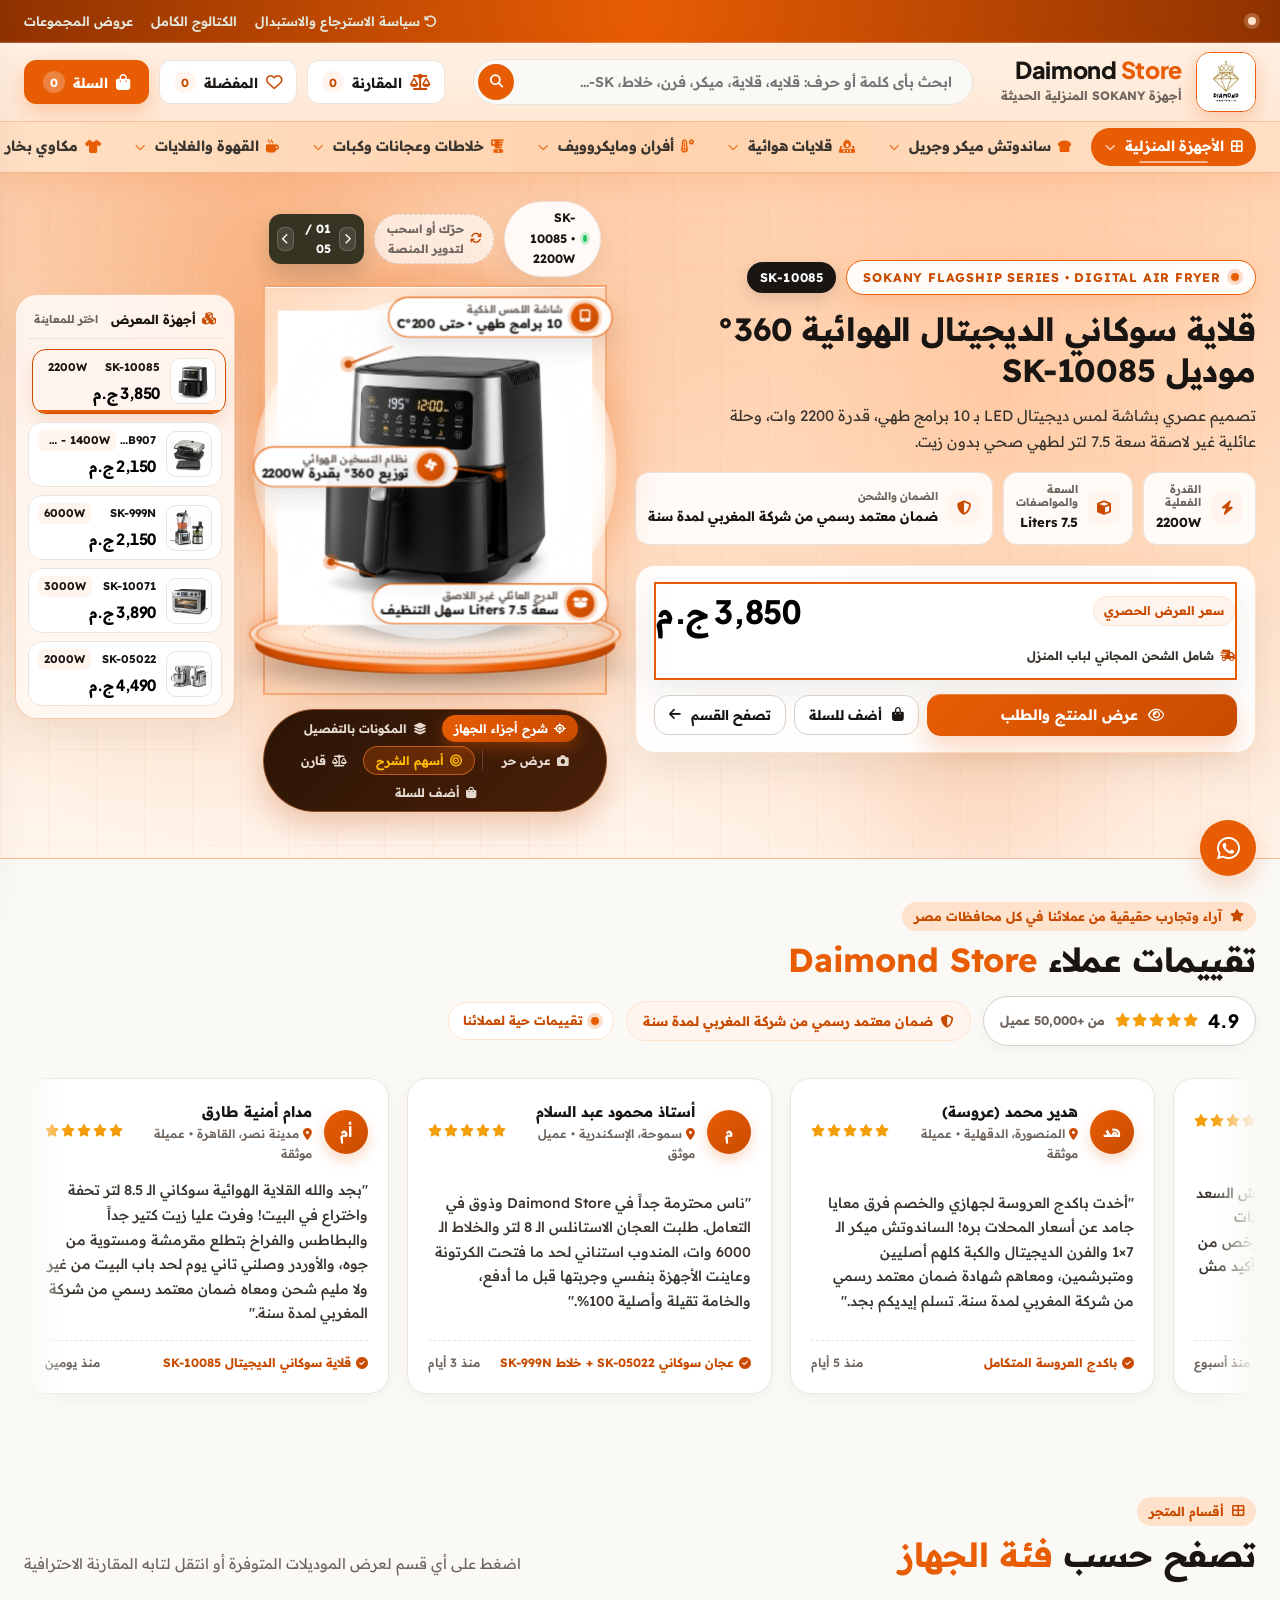
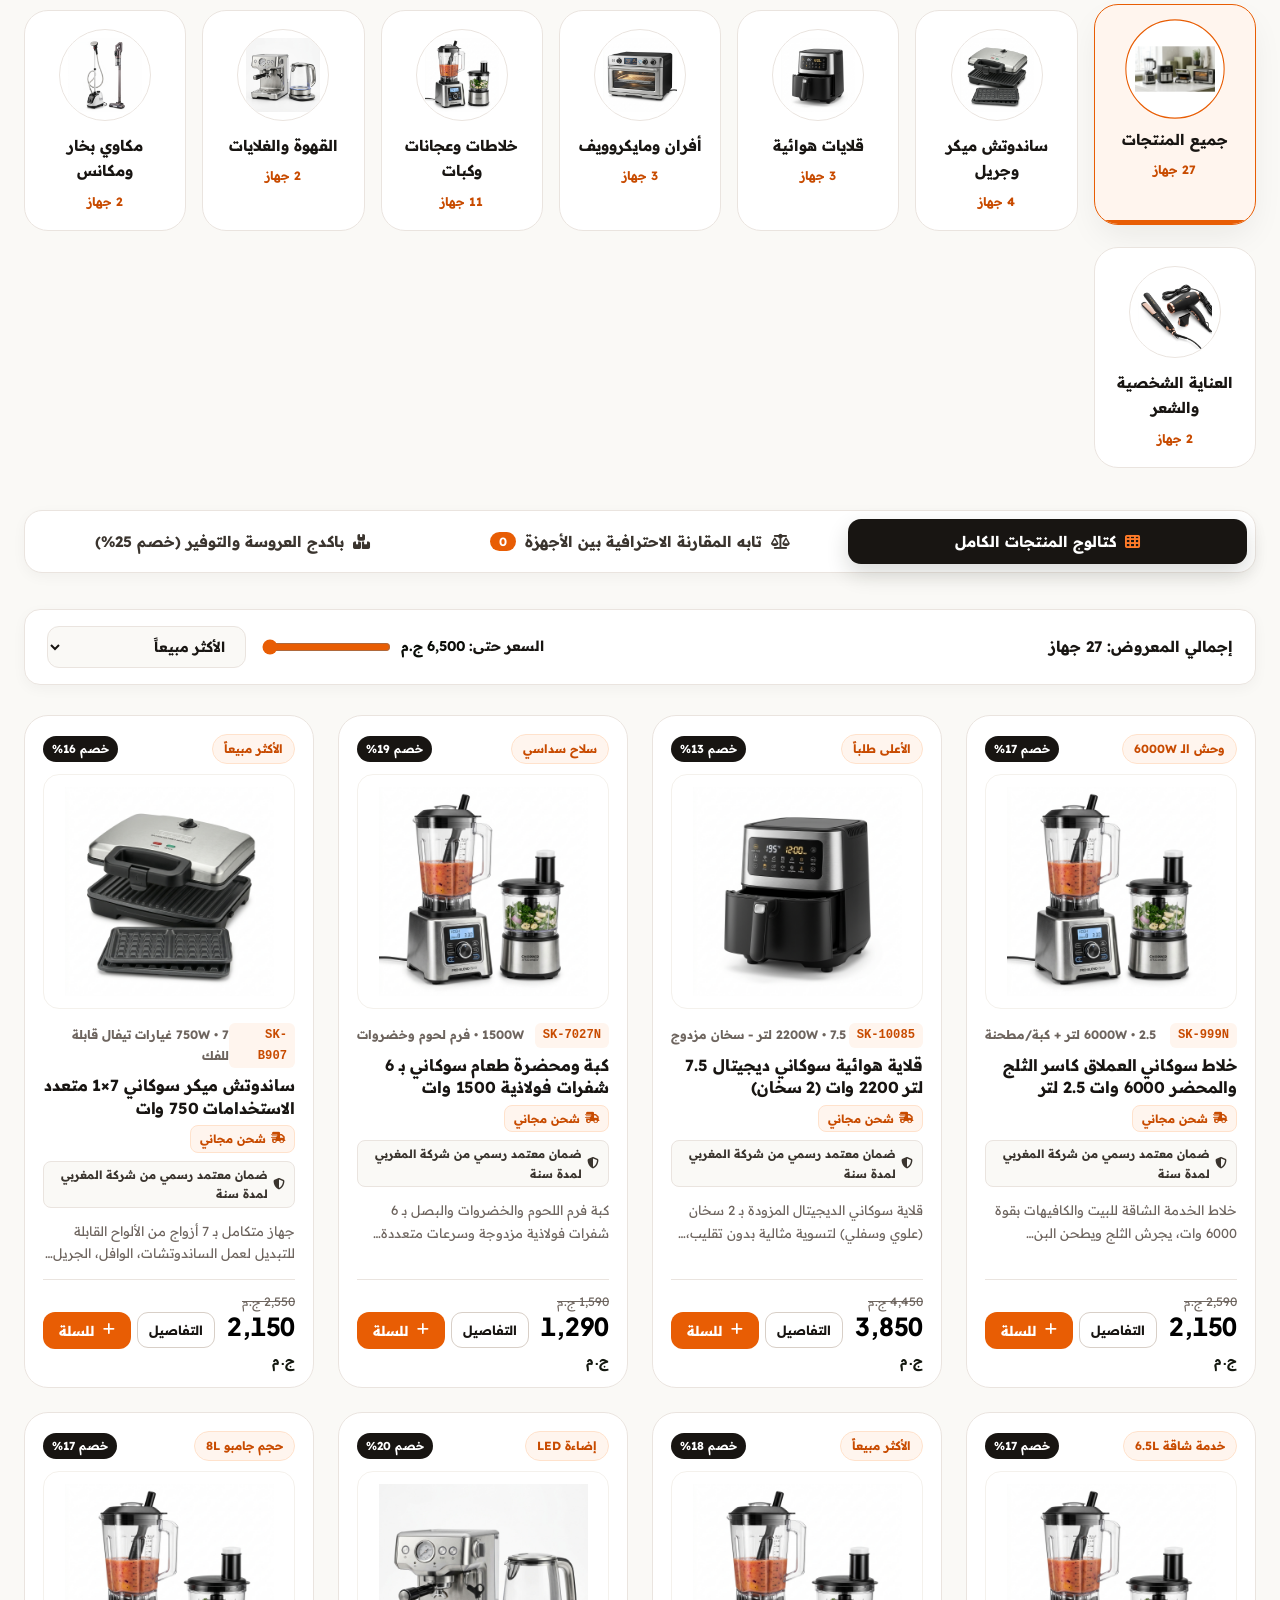
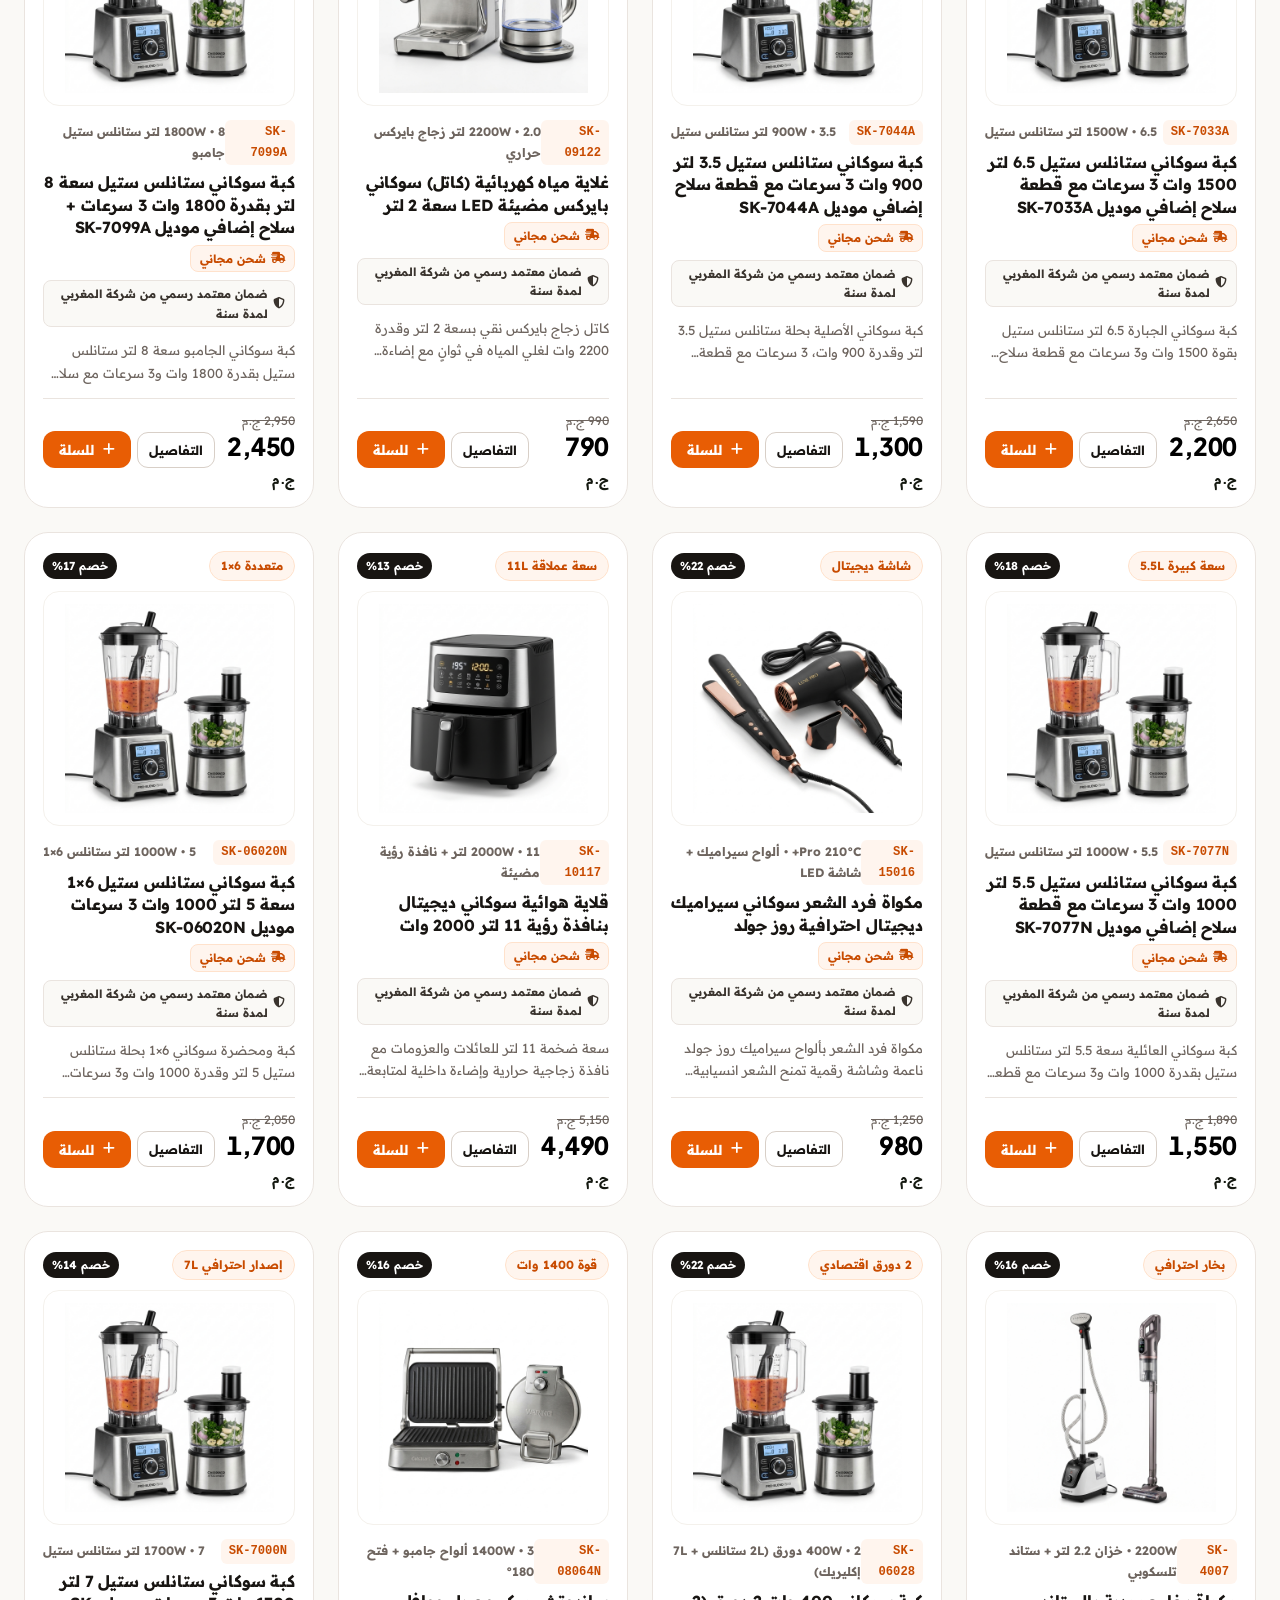
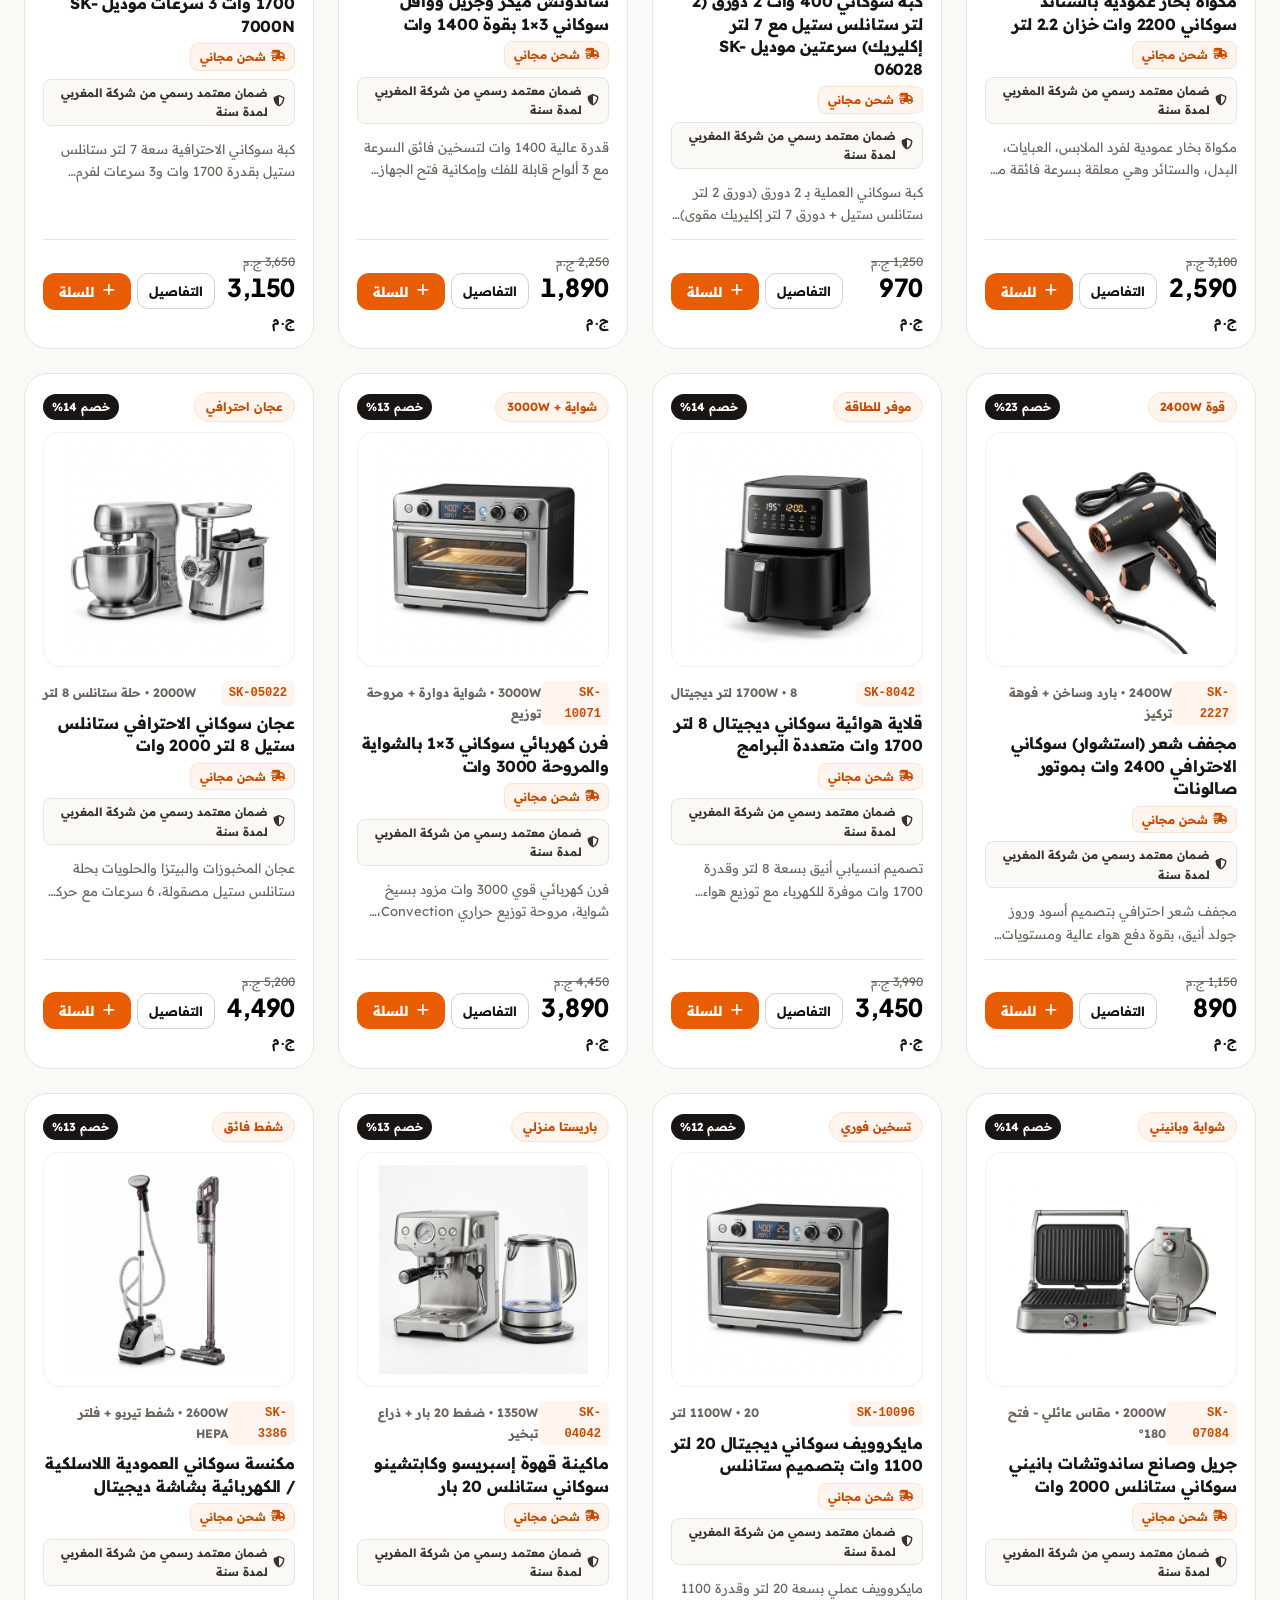
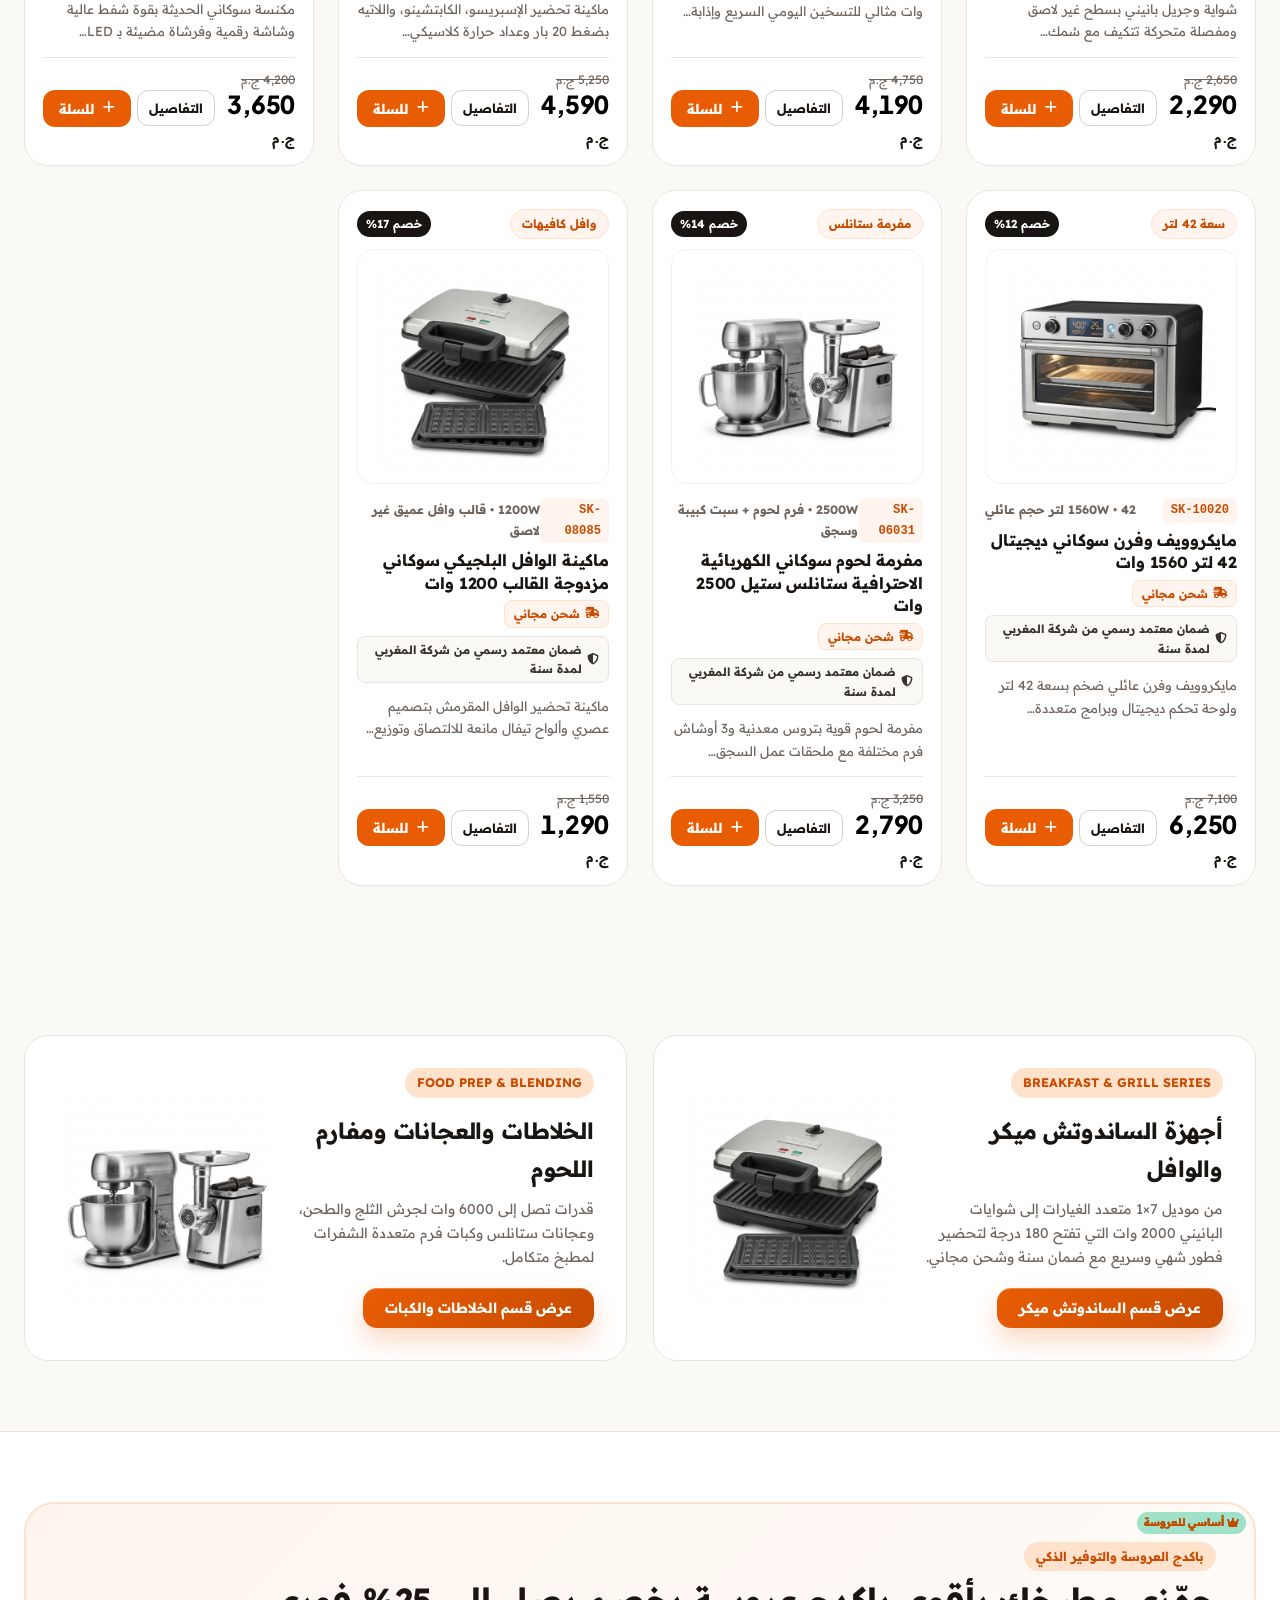
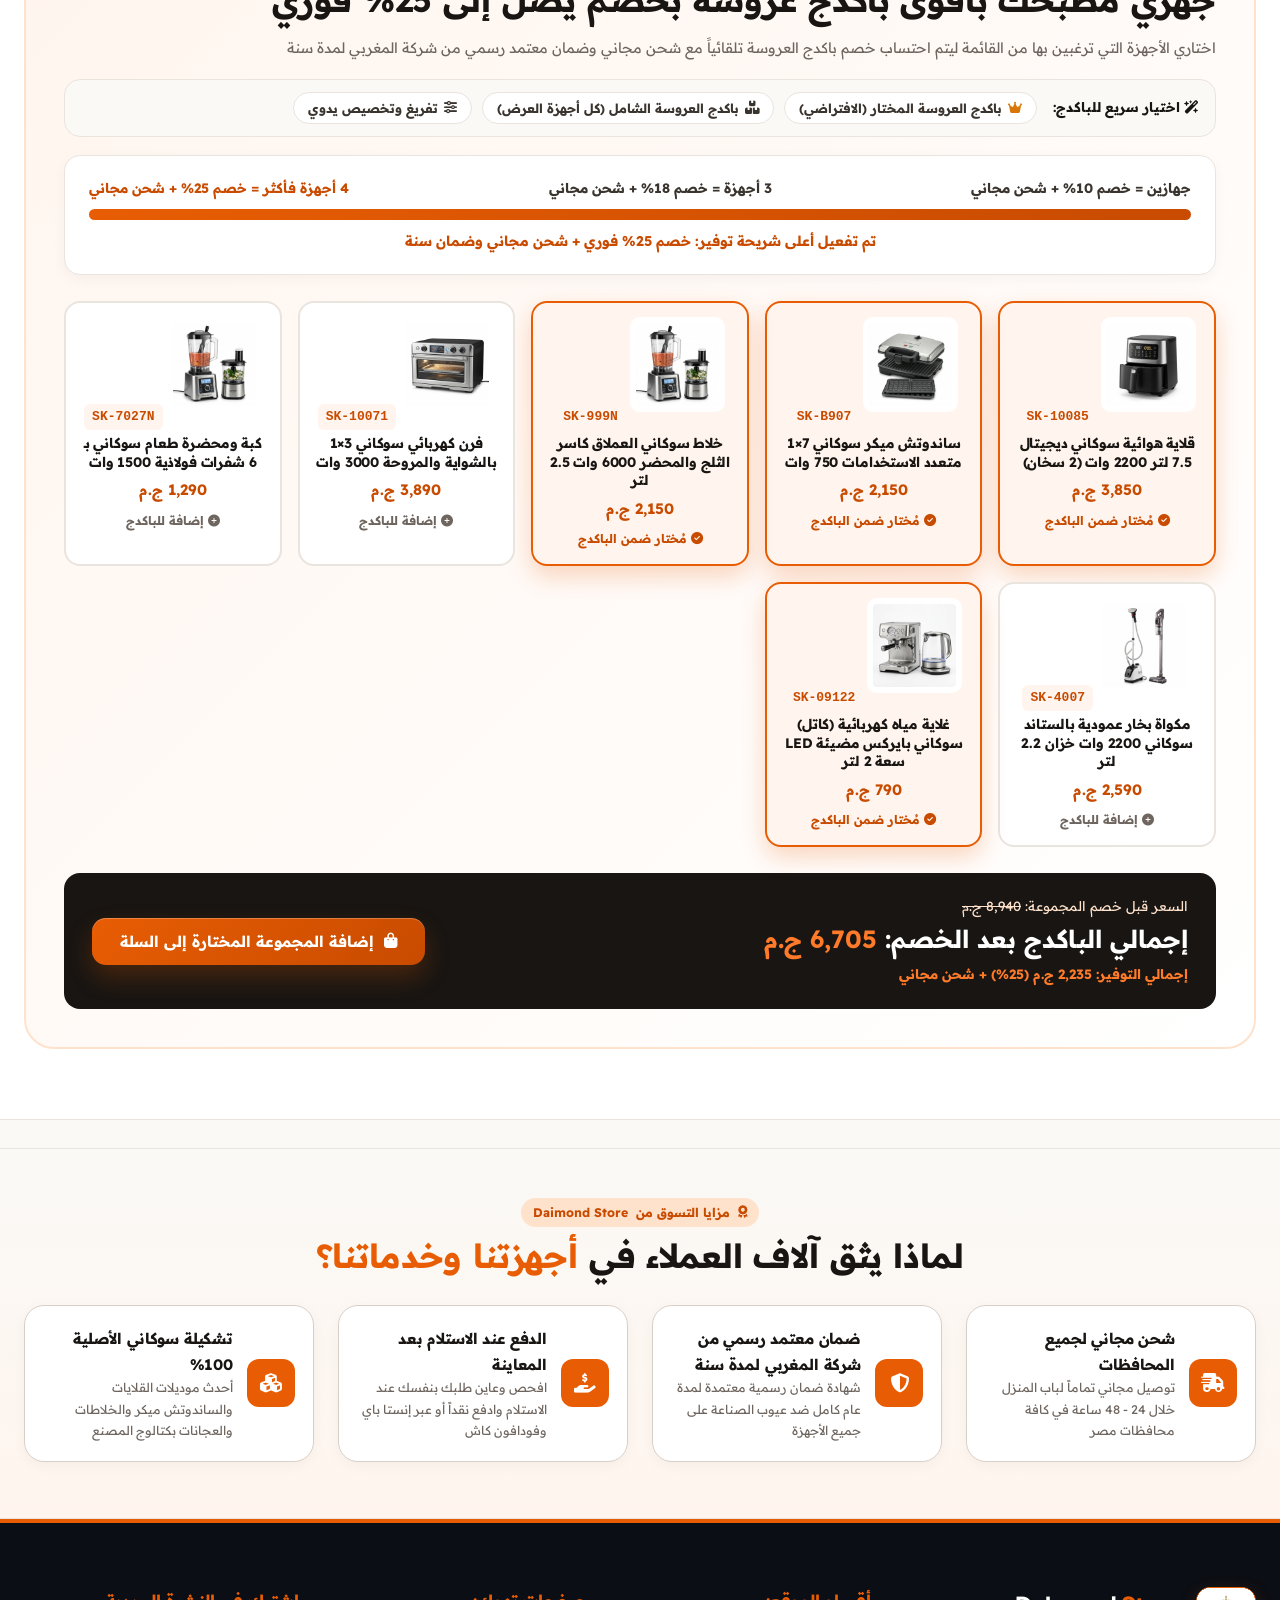
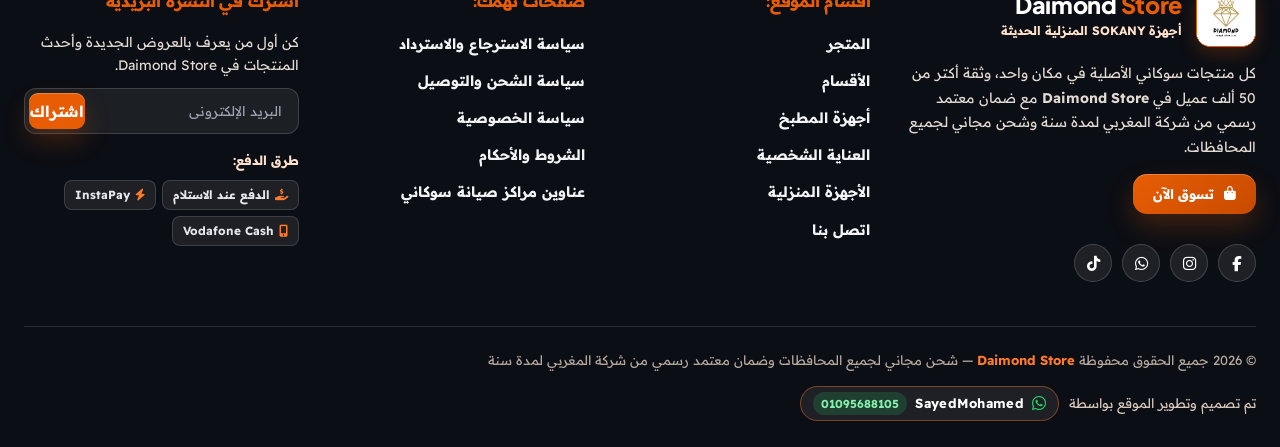
<file: index.html>
<!DOCTYPE html>
<html lang="ar" dir="rtl">
<head>
  <meta charset="UTF-8" />
  <meta name="viewport" content="width=device-width, initial-scale=1.0" />
  <title id="homePageTitle">Daimond Store | متجر أجهزة سوكاني SOKANY المنزلية — شحن مجاني وضمان شركة المغربي</title>
  <link rel="icon" href="assets/logo.jpg" />
  <!-- Google Fonts: Readex Pro + Tajawal + Cairo + Plus Jakarta Sans -->
  <link rel="preconnect" href="https://fonts.googleapis.com">
  <link rel="preconnect" href="https://fonts.gstatic.com" crossorigin>
  <link href="https://fonts.googleapis.com/css2?family=Cairo:wght@500;700;800;900&family=Plus+Jakarta+Sans:wght@700;800&family=Readex+Pro:wght@400;500;600;700&family=Tajawal:wght@500;700;800;900&display=swap" rel="stylesheet">
  <!-- FontAwesome 6 -->
  <link rel="stylesheet" href="https://cdnjs.cloudflare.com/ajax/libs/font-awesome/6.5.1/css/all.min.css" />
  <!-- Main Stylesheet -->
  <link rel="stylesheet" href="styles.css?v=20261114g" />
</head>
<body>

  <!-- ==================== 1. TOP UTILITY BAR (100% AUTO-ANIMATED RIGHT FLOW) ==================== -->
  <div class="top-utility-bar">
    <div class="container utility-inner">
      <div class="utility-rotator-wrap" id="topUtilityRotator">
        <span class="utility-live-pulse" aria-hidden="true"></span>
        <div class="utility-ticker" id="utilityTickerTrack">
          <span class="utility-item active-ticker-item" id="topBarText1"><i class="fa-solid fa-truck-fast"></i> شحن مجاني تماماً لجميع محافظات مصر خلال 24 - 48 ساعة</span>
          <span class="utility-item" id="topBarText2"><i class="fa-solid fa-shield-halved"></i> ضمان معتمد رسمي من شركة المغربي لمدة سنة على جميع الأجهزة</span>
          <span class="utility-item" id="topBarText3"><i class="fa-solid fa-tag"></i> خصم إضافي 10% باستخدام كود: <strong>DAIMOND10</strong></span>
        </div>
      </div>
      <div class="utility-links">
        <a href="#" onclick="openStorePolicyModal('refund'); return false;"><i class="fa-solid fa-rotate-left"></i> سياسة الاسترجاع والاستبدال</a>
        <a href="#catalogSection">الكتالوج الكامل</a>
        <a href="#bundleSection">عروض المجموعات</a>
      </div>
    </div>
  </div>

  <!-- ==================== 2. TWO-TIER FLAGSHIP NAVBAR ==================== -->
  <header class="site-header" id="siteHeader">
    <!-- Tier 1: Brand + Center Smart Search + User Tools -->
    <div class="container header-main-row">
      <a href="index.html" class="brand-identity">
        <div class="brand-logo-img-wrap">
          <img src="assets/logo.jpg" alt="Daimond Store logo" />
        </div>
        <div class="brand-name-group">
          <div class="brand-name-en" id="headerStoreName">Daimond <span>Store</span></div>
          <span class="brand-tagline" id="headerStoreTagline">أجهزة SOKANY المنزلية الحديثة</span>
        </div>
      </a>

      <div class="header-search-center" id="headerSearchWrap">
        <input type="text" id="headerSearchInput" autocomplete="off"
               placeholder="ابحث بأي كلمة أو حرف: قلايه، قلاية، ميكر، فرن، خلاط، SK-..." />
        <button type="button" class="search-submit-btn" onclick="submitHeaderSearch()" title="بحث">
          <i class="fa-solid fa-magnifying-glass"></i>
        </button>
        <!-- Instant Smart Search Results Dropdown -->
        <div class="search-live-dropdown" id="headerLiveSearchDropdown"></div>
      </div>

      <div class="header-tools">
        <button class="tool-btn" onclick="openCompareTab()" title="تابه المقارنة الاحترافية">
          <i class="fa-solid fa-scale-balanced"></i>
          <span class="btn-label-txt">المقارنة</span>
          <span class="count-pill" id="compareCountPill">0</span>
        </button>

        <button class="tool-btn" onclick="openWishlistModal()" title="المفضلة">
          <i class="fa-regular fa-heart"></i>
          <span class="btn-label-txt">المفضلة</span>
          <span class="count-pill" id="wishCountPill">0</span>
        </button>

        <button class="tool-btn cart-trigger" id="cartTriggerBtn" onclick="openDrawer('cartDrawer')">
          <i class="fa-solid fa-bag-shopping"></i>
          <span>السلة</span>
          <span class="count-pill" id="cartCountPill">0</span>
        </button>
      </div>
    </div>

    <!-- Tier 2: Dedicated Single-Line Category Navigation Bar -->
    <nav class="header-cat-bar">
      <div class="container cat-bar-inner">
        <ul class="primary-nav" id="headerCatNav">
          <li><a href="#catalogSection" data-cat="all" class="active" onclick="selectCategory('all', true); return false;"><i class="fa-solid fa-border-all"></i> جميع الأقسام</a></li>
          <li><a href="#catalogSection" data-cat="sandwich" onclick="selectCategory('sandwich', true); return false;"><i class="fa-solid fa-bread-slice"></i> ساندوتش ميكر وجريل</a></li>
          <li><a href="#catalogSection" data-cat="airfryer" onclick="selectCategory('airfryer', true); return false;"><i class="fa-solid fa-fire-burner"></i> قلايات هوائية</a></li>
          <li><a href="#catalogSection" data-cat="oven" onclick="selectCategory('oven', true); return false;"><i class="fa-solid fa-temperature-high"></i> أفران ومايكروويف</a></li>
          <li><a href="#catalogSection" data-cat="blender" onclick="selectCategory('blender', true); return false;"><i class="fa-solid fa-blender"></i> خلاطات وعجانات وكبات</a></li>
          <li><a href="#catalogSection" data-cat="coffee" onclick="selectCategory('coffee', true); return false;"><i class="fa-solid fa-mug-hot"></i> القهوة والغلايات</a></li>
          <li><a href="#catalogSection" data-cat="home" onclick="selectCategory('home', true); return false;"><i class="fa-solid fa-shirt"></i> مكاوي ومكانس</a></li>
          <li><a href="#catalogSection" data-cat="care" onclick="selectCategory('care', true); return false;"><i class="fa-solid fa-wand-magic-sparkles"></i> العناية بالشعر</a></li>
        </ul>

        <div style="display:flex; align-items:center; gap:8px; flex-shrink:0;">
          <button type="button" class="nav-compare-pill" onclick="openCompareTab()">
            <i class="fa-solid fa-scale-balanced"></i>
            <span>تابه المقارنة</span>
            <span class="nav-compare-badge" id="navCompareBadge">0</span>
          </button>
          <a href="#bundleSection" class="nav-promo-pill" id="navBridePromoBtn">
            <i class="fa-solid fa-boxes-stacked"></i> <span id="navBridePromoTxt">باكدج العروسة (خصم 25%)</span>
          </a>
        </div>
      </div>
    </nav>
  </header>

  <!-- ==================== 3. INTERACTIVE PRODUCT EXHIBITION STAGE (HERO SHOWCASE) ==================== -->
  <section class="hero-showcase" id="heroShowcaseSection">
    <div class="hero-ambient-orb orb-1" aria-hidden="true"></div>
    <div class="hero-ambient-orb orb-2" aria-hidden="true"></div>
    <div class="hero-perspective-floor" aria-hidden="true"></div>

    <div class="container">
      <div class="hero-layout hero-exhibition-layout">
        <!-- Zone 1 (Right): Organized Product Identity, Specs & Prominent Price/CTA -->
        <div class="hero-copy-col">
          <div class="hero-identity-top">
            <div class="hero-tag-badge">
              <span class="hero-tag-dot"></span>
              <span id="heroTagText">SOKANY EXHIBITION STAGE</span>
            </div>
            <span class="hero-sku-pill" id="heroMetricModel">SK-10085</span>
          </div>

          <div class="kinetic-mask">
            <h1 class="hero-heading" id="heroHeading">
              قلاية سوكاني الديجيتال الهوائية 360° موديل SK-10085
            </h1>
          </div>

          <div class="kinetic-mask">
            <p class="hero-description" id="heroDescription">
              اكتشف أقوى أجهزة القلايات الديجيتال، الساندوتش ميكر، الخلاطات الاحترافية، والأفران الكهربائية بشحن مجاني لجميع المحافظات وضمان معتمد رسمي من شركة المغربي لمدة سنة.
            </p>
          </div>

          <!-- Clean Technical Spec Chips (No Overlap with Product) -->
          <div class="hero-specs-strip">
            <div class="hero-spec-chip">
              <i class="fa-solid fa-bolt"></i>
              <div>
                <small>القدرة الفعلية</small>
                <strong id="heroMetricPower">2200W</strong>
              </div>
            </div>
            <div class="hero-spec-chip">
              <i class="fa-solid fa-cube"></i>
              <div>
                <small>السعة والمواصفات</small>
                <strong id="heroMetricCap">7.5 Liters</strong>
              </div>
            </div>
            <div class="hero-spec-chip">
              <i class="fa-solid fa-shield-halved"></i>
              <div>
                <small>الضمان والشحن</small>
                <strong id="heroFloatBottomText">ضمان معتمد رسمي من شركة المغربي لمدة سنة</strong>
              </div>
            </div>
          </div>

          <!-- Prominent Price & Primary CTA Bar -->
          <div class="hero-price-cta-box">
            <div class="hero-price-spotlight" id="heroFloatPriceBadge" onclick="document.getElementById('heroDetailBtn')?.click()">
              <span class="price-spotlight-lbl">سعر العرض الحصري</span>
              <div class="price-spotlight-val">
                <strong id="heroMetricPrice">3,850 ج.م</strong>
                <span id="heroFloatPriceVal" style="display:none;">3,850 ج.م</span>
              </div>
              <span class="price-spotlight-sub"><i class="fa-solid fa-truck-fast"></i> شامل الشحن المجاني لباب المنزل</span>
            </div>

            <div class="hero-actions">
              <button type="button" class="btn-brand hero-main-cta" id="heroDetailBtn">
                <i class="fa-regular fa-eye"></i>
                <span>عرض المنتج والطلب</span>
              </button>
              <button type="button" class="btn-outline hero-secondary-cta" id="heroQuickAddBtn" onclick="addHeroActiveProductToCart(event)">
                <i class="fa-solid fa-bag-shopping"></i>
                <span>أضف للسلة</span>
              </button>
              <button type="button" class="btn-outline hero-cat-cta" id="heroShopCatBtn">
                <span>تصفح القسم</span>
                <i class="fa-solid fa-arrow-left"></i>
              </button>
              <button type="button" class="btn-outline hero-3d-explode-cta" id="heroToggleExplodeBtn" onclick="toggleHero3DExplodeMode()" style="display:none;">
                <span id="heroExplodeCtaTxt">تفكيك المكونات 3D</span>
              </button>
            </div>
          </div>
        </div>

        <!-- Zone 2 (Center): Free-Standing Interactive Product Stage & 3D Pedestal -->
        <div class="hero-studio-stage" id="heroStudioStage">
          <!-- Subtle Non-Overlapping Top Stage Bar -->
          <div class="stage-top-hud">
            <div class="stage-live-pill" id="heroFloatTop">
              <span class="hud-pulse-dot"></span>
              <span id="heroFloatTopText">موديل SK-10085 — 2200W</span>
            </div>

            <div class="stage-rotate-hint" id="stageRotateHint">
              <i class="fa-solid fa-arrows-rotate"></i>
              <span>حرّك أو اسحب لتدوير المنصة</span>
            </div>

            <div class="hero-slide-ctrl-pill" id="heroSlideCtrl">
              <button type="button" class="hero-arrow-btn" onclick="stepHeroSlide(-1)" title="المنتج السابق">
                <i class="fa-solid fa-chevron-right"></i>
              </button>
              <span id="heroSlideCounter">01 / 05</span>
              <button type="button" class="hero-arrow-btn" onclick="stepHeroSlide(1)" title="المنتج التالي">
                <i class="fa-solid fa-chevron-left"></i>
              </button>
            </div>
          </div>

          <!-- Free-Standing 3D Exhibition Rig (No Square Card Frame!) -->
          <div class="hero-3d-rig" id="hero3DRig">
            <div class="hero-gallery-card" id="heroGalleryCard">
              <!-- Reactive Ambient Studio Backlight -->
              <div class="stage-ambient-backlight" id="hero3DGlare" aria-hidden="true"></div>
              <div class="hero-3d-halo" aria-hidden="true"></div>

              <!-- Main Free-Standing Product Centerpiece -->
              <div class="hero-product-frame" id="heroProductFrame"></div>

              <!-- 3D Circular Exhibition Pedestal with Soft Olive-Green Rim Lighting & Realistic Shadows -->
              <div class="stage-3d-pedestal-wrap" aria-hidden="true">
                <div class="pedestal-upward-glow"></div>
                <div class="pedestal-contact-shadow" id="heroPedestalShadow"></div>
                <div class="pedestal-disc-top">
                  <div class="pedestal-led-ring"></div>
                  <div class="pedestal-inner-ring"></div>
                </div>
                <div class="pedestal-disc-side"></div>
                <div class="pedestal-floor-shadow"></div>
              </div>
            </div>
          </div>

          <!-- Compact Professional Stage Toolbar (Product Explanation Arrows, Components & Actions) -->
          <div class="stage-toolbar-wrap">
            <div class="hero-3d-mode-bar" id="hero3DModeBar">
              <button type="button" class="hero-mode-btn active" data-mode="live" onclick="setHero3DViewMode('live')">
                <i class="fa-solid fa-location-crosshairs"></i>
                <span>شرح أجزاء الجهاز</span>
              </button>
              <button type="button" class="hero-mode-btn" data-mode="exploded" onclick="setHero3DViewMode('exploded')">
                <i class="fa-solid fa-layer-group"></i>
                <span id="heroExplodeBtnTxt">المكونات بالتفصيل</span>
              </button>
              <button type="button" class="hero-mode-btn" data-mode="photo" onclick="setHero3DViewMode('photo')">
                <i class="fa-solid fa-camera"></i>
                <span>عرض حر</span>
              </button>

              <span class="toolbar-divider" aria-hidden="true"></span>

              <button type="button" class="hero-mode-btn toolbar-action-btn active" id="stageInspectBtn" onclick="toggleHero3DDrawer(event)" title="إظهار أو إخفاء أسهم شرح المنتج">
                <i class="fa-solid fa-bullseye"></i>
                <span>أسهم الشرح</span>
              </button>
              <button type="button" class="hero-mode-btn toolbar-action-btn" id="stageCompareBtn" onclick="compareHeroActiveProduct()" title="إضافة المنتج للمقارنة">
                <i class="fa-solid fa-scale-balanced"></i>
                <span>قارن</span>
              </button>
              <button type="button" class="hero-mode-btn" onclick="addHeroActiveProductToCart(event)" title="إضافة المنتج للسلة">
                <i class="fa-solid fa-bag-shopping"></i>
                <span>أضف للسلة</span>
              </button>
            </div>
          </div>
        </div>

        <!-- Zone 3 (Left): Sleek Organized Vertical Thumbnail Sidebar -->
        <aside class="hero-thumb-sidebar" aria-label="قائمة أجهزة العرض">
          <div class="thumb-sidebar-header">
            <span><i class="fa-solid fa-cubes"></i> أجهزة المعرض</span>
            <small>اختر للمعاينة</small>
          </div>
          <div class="hero-thumb-dock" id="heroNavStrip"></div>
        </aside>
      </div>
    </div>
  </section>

  <!-- ==================== 4. EGYPTIAN CUSTOMER REVIEWS SECTION (AUTO-MOVING MULTI-CARD CAROUSEL) ==================== -->
  <section class="customer-reviews-section" id="customerReviewsSection">
    <div class="container">
      <div class="section-head reveal-up" style="margin-bottom:22px;">
        <div>
          <span class="section-kicker"><i class="fa-solid fa-star"></i> آراء وتجارب حقيقية من عملائنا في كل محافظات مصر</span>
          <h2 class="section-title">تقييمات عملاء <span class="js-store-name-inline">Daimond Store</span></h2>
        </div>
        <div class="reviews-trust-summary">
          <div class="reviews-score-pill">
            <span class="score-num">4.9</span>
            <div class="score-stars">
              <i class="fa-solid fa-star"></i><i class="fa-solid fa-star"></i><i class="fa-solid fa-star"></i><i class="fa-solid fa-star"></i><i class="fa-solid fa-star"></i>
            </div>
            <small>من +50,000 عميل</small>
          </div>
          <div class="reviews-warranty-pill">
            <i class="fa-solid fa-shield-halved"></i>
            <span class="js-warranty-text">ضمان معتمد رسمي من شركة المغربي لمدة سنة</span>
          </div>
          <div class="reviews-live-auto-pill">
            <span class="live-dot-pulse" aria-hidden="true"></span>
            <span>تقييمات حية لعملائنا</span>
          </div>
        </div>
      </div>

      <div class="egy-reviews-carousel-viewport" id="egyReviewsCarouselViewport">
        <div class="egy-reviews-track" id="egyReviewsTrack">
          <article class="egy-review-card">
            <div class="egy-review-top">
              <div class="egy-avatar">أم</div>
              <div class="egy-author-meta">
                <strong>مدام أمنية طارق</strong>
                <span><i class="fa-solid fa-location-dot"></i> مدينة نصر، القاهرة • عميلة موثقة</span>
              </div>
              <div class="egy-stars">
                <i class="fa-solid fa-star"></i><i class="fa-solid fa-star"></i><i class="fa-solid fa-star"></i><i class="fa-solid fa-star"></i><i class="fa-solid fa-star"></i>
              </div>
            </div>
            <p class="egy-review-text">
              "بجد والله القلاية الهوائية سوكاني الـ 8.5 لتر تحفة واختراع في البيت! وفرت عليا زيت كتير جداً والبطاطس والفراخ بتطلع مقرمشة ومستوية من جوه، والأوردر وصلني تاني يوم لحد باب البيت من غير ولا مليم شحن ومعاه ضمان معتمد رسمي من شركة المغربي لمدة سنة."
            </p>
            <div class="egy-review-foot">
              <span class="egy-prod-tag"><i class="fa-solid fa-circle-check"></i> قلاية سوكاني الديجيتال SK-10085</span>
              <span class="egy-date">منذ يومين</span>
            </div>
          </article>

          <article class="egy-review-card">
            <div class="egy-review-top">
              <div class="egy-avatar">م</div>
              <div class="egy-author-meta">
                <strong>أستاذ محمود عبد السلام</strong>
                <span><i class="fa-solid fa-location-dot"></i> سموحة، الإسكندرية • عميل موثق</span>
              </div>
              <div class="egy-stars">
                <i class="fa-solid fa-star"></i><i class="fa-solid fa-star"></i><i class="fa-solid fa-star"></i><i class="fa-solid fa-star"></i><i class="fa-solid fa-star"></i>
              </div>
            </div>
            <p class="egy-review-text">
              "ناس محترمة جداً في Daimond Store وذوق في التعامل. طلبت العجان الاستانلس الـ 8 لتر والخلاط الـ 6000 وات، المندوب استناني لحد ما فتحت الكرتونة وعاينت الأجهزة بنفسي وجربتها قبل ما أدفع، والخامة تقيلة وأصلية 100%."
            </p>
            <div class="egy-review-foot">
              <span class="egy-prod-tag"><i class="fa-solid fa-circle-check"></i> عجان سوكاني SK-05022 + خلاط SK-999N</span>
              <span class="egy-date">منذ 3 أيام</span>
            </div>
          </article>

          <article class="egy-review-card">
            <div class="egy-review-top">
              <div class="egy-avatar">هد</div>
              <div class="egy-author-meta">
                <strong>هدير محمد (عروسة)</strong>
                <span><i class="fa-solid fa-location-dot"></i> المنصورة، الدقهلية • عميلة موثقة</span>
              </div>
              <div class="egy-stars">
                <i class="fa-solid fa-star"></i><i class="fa-solid fa-star"></i><i class="fa-solid fa-star"></i><i class="fa-solid fa-star"></i><i class="fa-solid fa-star"></i>
              </div>
            </div>
            <p class="egy-review-text">
              "أخدت باكدج العروسة لجهازي والخصم فرق معايا جامد عن أسعار المحلات بره! الساندوتش ميكر الـ 7×1 والفرن الديجيتال والكبة كلهم أصليين ومتبرشمين، ومعاهم شهادة ضمان معتمد رسمي من شركة المغربي لمدة سنة. تسلم إيديكم بجد."
            </p>
            <div class="egy-review-foot">
              <span class="egy-prod-tag"><i class="fa-solid fa-circle-check"></i> باكدج العروسة المتكامل</span>
              <span class="egy-date">منذ 5 أيام</span>
            </div>
          </article>

          <article class="egy-review-card">
            <div class="egy-review-top">
              <div class="egy-avatar">ك</div>
              <div class="egy-author-meta">
                <strong>م/ كريم الشافعي</strong>
                <span><i class="fa-solid fa-location-dot"></i> الدقي، الجيزة • عميل موثق</span>
              </div>
              <div class="egy-stars">
                <i class="fa-solid fa-star"></i><i class="fa-solid fa-star"></i><i class="fa-solid fa-star"></i><i class="fa-solid fa-star"></i><i class="fa-solid fa-star"></i>
              </div>
            </div>
            <p class="egy-review-text">
              "ماكينة القهوة الإسبريسو سوكاني 20 بار وش السعد كل يوم الصبح! الفوم بتاعها تقيل زي الكافيهات بالظبط، والسعر هنا في Daimond Store أرخص من أي مكان تاني والشحن مجاني لباب الشقة. أكيد مش آخر تعامل معاكم."
            </p>
            <div class="egy-review-foot">
              <span class="egy-prod-tag"><i class="fa-solid fa-circle-check"></i> ماكينة إسبريسو سوكاني SK-04042</span>
              <span class="egy-date">منذ أسبوع</span>
            </div>
          </article>

          <article class="egy-review-card">
            <div class="egy-review-top">
              <div class="egy-avatar">ن</div>
              <div class="egy-author-meta">
                <strong>مدام نهى عبد العزيز</strong>
                <span><i class="fa-solid fa-location-dot"></i> طنطا، الغربية • عميلة موثقة</span>
              </div>
              <div class="egy-stars">
                <i class="fa-solid fa-star"></i><i class="fa-solid fa-star"></i><i class="fa-solid fa-star"></i><i class="fa-solid fa-star"></i><i class="fa-solid fa-star"></i>
              </div>
            </div>
            <p class="egy-review-text">
              "الكبة الاستانلس الـ 6.5 لتر موديل SK-7033A ما شاء الله وحش في المطبخ! فرمت بيها اللحمة للكفتة والبصل في ثواني من غير ما تسخن ومعاها سلاح إضافي هدية، والتوصيل كان مجاني لحد البيت."
            </p>
            <div class="egy-review-foot">
              <span class="egy-prod-tag"><i class="fa-solid fa-circle-check"></i> كبة سوكاني ستانلس 6.5 لتر SK-7033A</span>
              <span class="egy-date">منذ أسبوع</span>
            </div>
          </article>

          <article class="egy-review-card">
            <div class="egy-review-top">
              <div class="egy-avatar">ع</div>
              <div class="egy-author-meta">
                <strong>أستاذ عمرو الجندي</strong>
                <span><i class="fa-solid fa-location-dot"></i> مصر الجديدة، القاهرة • عميل موثق</span>
              </div>
              <div class="egy-stars">
                <i class="fa-solid fa-star"></i><i class="fa-solid fa-star"></i><i class="fa-solid fa-star"></i><i class="fa-solid fa-star"></i><i class="fa-solid fa-star"></i>
              </div>
            </div>
            <p class="egy-review-text">
              "اشتريت الساندوتش ميكر الـ 7×1 والكاتل البايركس، الأولاد فرحانين جداً بالوافل والدوناتس والجرل سخن وسريع ومش بيلزق خالص. شكراً لـ Daimond Store على المصداقية والضمان المعتمد من شركة المغربي."
            </p>
            <div class="egy-review-foot">
              <span class="egy-prod-tag"><i class="fa-solid fa-circle-check"></i> ساندوتش ميكر 7×1 SK-B907</span>
              <span class="egy-date">منذ 9 أيام</span>
            </div>
          </article>

          <article class="egy-review-card">
            <div class="egy-review-top">
              <div class="egy-avatar">س</div>
              <div class="egy-author-meta">
                <strong>سارة حسام الدين</strong>
                <span><i class="fa-solid fa-location-dot"></i> الزقازيق، الشرقية • عميلة موثقة</span>
              </div>
              <div class="egy-stars">
                <i class="fa-solid fa-star"></i><i class="fa-solid fa-star"></i><i class="fa-solid fa-star"></i><i class="fa-solid fa-star"></i><i class="fa-solid fa-star"></i>
              </div>
            </div>
            <p class="egy-review-text">
              "الكبة الـ 8 لتر موديل SK-7099A حجمها كبير وممتازة للعزومات ورمضان، صوتها هادي وموتورها 1800 وات فعلي بيفرم أي حاجة في ثانية، واستلمتها في أقل من يومين."
            </p>
            <div class="egy-review-foot">
              <span class="egy-prod-tag"><i class="fa-solid fa-circle-check"></i> كبة سوكاني 8 لتر SK-7099A</span>
              <span class="egy-date">منذ 11 يوم</span>
            </div>
          </article>

          <article class="egy-review-card">
            <div class="egy-review-top">
              <div class="egy-avatar">ي</div>
              <div class="egy-author-meta">
                <strong>أستاذ ياسر المنياوي</strong>
                <span><i class="fa-solid fa-location-dot"></i> الإسماعيلية • عميل موثق</span>
              </div>
              <div class="egy-stars">
                <i class="fa-solid fa-star"></i><i class="fa-solid fa-star"></i><i class="fa-solid fa-star"></i><i class="fa-solid fa-star"></i><i class="fa-solid fa-star"></i>
              </div>
            </div>
            <p class="egy-review-text">
              "أكتر حاجة عجبتني إن سياسة الاستبدال والاسترجاع عندهم واضحة جداً لمدة 14 يوم وضمان معتمد رسمي من شركة المغربي لمدة سنة. المكواة البخار السيراميك ممتازة وبتفرد الهدوم من أول مسحة."
            </p>
            <div class="egy-review-foot">
              <span class="egy-prod-tag"><i class="fa-solid fa-circle-check"></i> مكواة بخار سوكاني SK-11022</span>
              <span class="egy-date">منذ أسبوعين</span>
            </div>
          </article>
        </div>
      </div>
    </div>
  </section>

  <!-- ==================== 5. VISUAL CATEGORIES SECTION ==================== -->
  <section class="categories-section" id="categoriesSection">
    <div class="container">
      <div class="section-head reveal-up">
        <div>
          <span class="section-kicker"><i class="fa-solid fa-table-cells-large"></i> أقسام المتجر</span>
          <h2 class="section-title">تصفح حسب <span>فئة الجهاز</span></h2>
        </div>
        <p style="color:var(--text-muted); font-size:0.92rem;">اضغط على أي قسم لعرض الموديلات المتوفرة أو انتقل لتابه المقارنة الاحترافية</p>
      </div>

      <div class="categories-grid" id="categoriesGrid"></div>
    </div>
  </section>

  <!-- ==================== 5.5 MAIN WORKSPACE TABS (CATALOG VS PRO COMPARE TAB) ==================== -->
  <section class="workspace-tabs-section" id="workspaceTabsAnchor">
    <div class="container">
      <div class="workspace-tabs-bar">
        <button type="button" class="workspace-tab-btn active" id="wsTabCatalogBtn" onclick="switchStoreWorkspaceTab('catalog')">
          <i class="fa-solid fa-table-cells"></i>
          <span>كتالوج المنتجات الكامل</span>
        </button>
        <button type="button" class="workspace-tab-btn" id="wsTabCompareBtn" onclick="switchStoreWorkspaceTab('compare')">
          <i class="fa-solid fa-scale-balanced"></i>
          <span>تابه المقارنة الاحترافية بين الأجهزة</span>
          <span class="ws-tab-badge" id="wsCompareTabBadge">0</span>
        </button>
        <button type="button" class="workspace-tab-btn" id="wsBrideTabBtn" onclick="document.getElementById('bundleSection')?.scrollIntoView({behavior:'smooth'})">
          <i class="fa-solid fa-boxes-stacked"></i>
          <span id="wsBrideTabTxt">باكدج العروسة والتوفير (خصم 25%)</span>
        </button>
      </div>
    </div>
  </section>

  <!-- ==================== 6A. DEDICATED PROFESSIONAL COMPARISON STUDIO TAB ==================== -->
  <section class="compare-studio-section" id="compareSection" style="display:none;">
    <div class="container">
      <div class="compare-studio-card">
        <div class="compare-studio-head">
          <div>
            <span class="section-kicker"><i class="fa-solid fa-scale-balanced"></i> PRO COMPARISON STUDIO</span>
            <h2 class="section-title">مقارنة أجهزة سوكاني <span>باحترافية جنباً إلى جنب</span></h2>
            <p style="color:var(--text-muted); font-size:0.9rem; margin-top:4px;">
              قارن حتى 4 أجهزة في نفس الوقت من حيث القدرة الفعلية بالوات، السعة، نسبة التوفير، التقييم، والمواصفات الهندسية الكاملة مع تحديد الجهاز الأفضل تلقائياً.
            </p>
          </div>

          <div class="compare-studio-controls">
            <label class="compare-diff-toggle">
              <input type="checkbox" id="compareDiffOnlyCheck" onchange="toggleCompareDiffOnly(this.checked)" />
              <span>إظهار الاختلافات فقط</span>
            </label>
            <button type="button" class="btn-outline" style="padding:9px 16px; font-size:0.84rem;" onclick="addAllComparedToCart()">
              <i class="fa-solid fa-bag-shopping"></i> إضافة الكل للسلة
            </button>
            <button type="button" class="btn-outline" style="padding:9px 14px; font-size:0.84rem; color:#dc2626; border-color:#fecaca;" onclick="clearCompareProducts()">
              <i class="fa-solid fa-trash-can"></i> مسح المقارنة
            </button>
            <button type="button" class="btn-brand" style="padding:9px 16px; font-size:0.84rem;" onclick="switchStoreWorkspaceTab('catalog')">
              <i class="fa-solid fa-plus"></i> تصفح الكتالوج لإضافة أجهزة
            </button>
          </div>
        </div>

        <!-- Ready-Made 1-Click Professional Comparison Presets -->
        <div class="compare-presets-bar">
          <span class="presets-label"><i class="fa-solid fa-wand-magic-sparkles"></i> مقارنات احترافية جاهزة بضغطة واحدة:</span>
          <button type="button" class="preset-chip" onclick="loadComparePreset('airfryer')">
            <i class="fa-solid fa-fire-burner"></i> مقارنة القلايات الهوائية الديجيتال
          </button>
          <button type="button" class="preset-chip" onclick="loadComparePreset('sandwich')">
            <i class="fa-solid fa-bread-slice"></i> مقارنة الساندوتش ميكر 7×1 والجريل
          </button>
          <button type="button" class="preset-chip" onclick="loadComparePreset('blender')">
            <i class="fa-solid fa-blender"></i> مقارنة الخلاطات والعجانات والكبات
          </button>
          <button type="button" class="preset-chip" onclick="loadComparePreset('oven')">
            <i class="fa-solid fa-temperature-high"></i> مقارنة الأفران والمايكروويف
          </button>
        </div>

        <!-- Dynamic Comparison Matrix Root -->
        <div id="compareStudioRoot"></div>
      </div>
    </div>
  </section>

  <!-- ==================== 6B. MAIN PRODUCTS CATALOG ==================== -->
  <section class="catalog-section" id="catalogSection">
    <div class="container">
      <div class="catalog-filter-bar reveal-up">
        <div class="filter-search-group">
          <span id="catalogCountText" style="font-size:0.95rem; font-weight:800; color:var(--text-dark);"></span>
        </div>

        <div class="filter-controls-group">
          <div style="display:flex; align-items:center; gap:10px; font-size:0.88rem; font-weight:800;">
            <span>السعر حتى: <strong id="priceSliderVal" style="color:#0a0d08;">8,000 ج.م</strong></span>
            <input type="range" id="priceSlider" min="700" max="8000" step="100" value="8000" style="accent-color:var(--brand); cursor:pointer;" />
          </div>

          <select class="clean-select" id="sortSelect">
            <option value="popular">الأكثر مبيعاً</option>
            <option value="price-asc">السعر: من الأقل للأعلى</option>
            <option value="price-desc">السعر: من الأعلى للأقل</option>
            <option value="rating">الأعلى تقييماً</option>
          </select>
        </div>
      </div>

      <div class="products-grid" id="productsGrid"></div>
    </div>
  </section>

  <!-- ==================== 7. EDITORIAL DUAL SHOWCASE BANNERS ==================== -->
  <section class="editorial-split-section">
    <div class="container">
      <div class="editorial-banners-grid">
        <div class="editorial-card reveal-up">
          <div>
            <span class="section-kicker">BREAKFAST & GRILL SERIES</span>
            <h3 style="font-size:1.4rem; font-weight:900; margin:6px 0 10px;">أجهزة الساندوتش ميكر والوافل</h3>
            <p style="font-size:0.88rem; color:var(--text-muted); margin-bottom:18px;">
              من موديل 7×1 متعدد الغيارات إلى شوايات البانيني 2000 وات التي تفتح 180 درجة لتحضير فطور شهي وسريع مع ضمان سنة وشحن مجاني.
            </p>
            <button class="btn-brand" style="padding:11px 22px; font-size:0.88rem;" onclick="selectCategory('sandwich', true)">
              عرض قسم الساندوتش ميكر
            </button>
          </div>
          <img src="assets/products/sandwich.jpg" alt="Sokany Sandwich Maker" loading="lazy" />
        </div>

        <div class="editorial-card reveal-up" style="--delay: 100ms">
          <div>
            <span class="section-kicker">FOOD PREP & BLENDING</span>
            <h3 style="font-size:1.4rem; font-weight:900; margin:6px 0 10px;">الخلاطات والعجانات ومفارم اللحوم</h3>
            <p style="font-size:0.88rem; color:var(--text-muted); margin-bottom:18px;">
              قدرات تصل إلى 6000 وات لجرش الثلج والطحن، وعجانات ستانلس وكبات فرم متعددة الشفرات لمطبخ متكامل.
            </p>
            <button class="btn-brand" style="padding:11px 22px; font-size:0.88rem;" onclick="selectCategory('blender', true)">
              عرض قسم الخلاطات والكبات
            </button>
          </div>
          <img src="assets/products/mixer.jpg" alt="Sokany Stand Mixer" loading="lazy" />
        </div>
      </div>
    </div>
  </section>

  <!-- ==================== 8. BRIDE & SMART BUNDLE BUILDER ==================== -->
  <section class="bundle-showcase-section" id="bundleSection">
    <div class="container">
      <div class="bundle-box reveal-up">
        <div class="section-head" style="margin-bottom:18px;">
          <div>
            <span class="section-kicker" id="bundleSectionKicker"><i class="fa-solid fa-boxes-stacked"></i> باكدج العروسة والتوفير الذكي</span>
            <h2 class="section-title" id="bundleSectionTitle">جهّزي مطبخك بأقوى باكدج عروسة بخصم يصل إلى <span>25% فوري</span></h2>
          </div>
          <p id="bundleSectionSubtitle" style="color:var(--text-muted); font-size:0.9rem;">اختاري الأجهزة التي ترغبين بها من القائمة ليتم احتساب خصم باكدج العروسة تلقائياً مع شحن مجاني وضمان سنة كاملة</p>
        </div>

        <!-- Quick Bride Bundle Presets Bar -->
        <div class="compare-presets-bar" style="margin-bottom:18px;">
          <span class="presets-label"><i class="fa-solid fa-wand-magic-sparkles"></i> اختيار سريع للباكدج:</span>
          <button type="button" class="preset-chip" onclick="selectBrideBundlePreset('default')">
            <i class="fa-solid fa-crown" style="color:#d97706;"></i> باكدج العروسة المختار (الافتراضي)
          </button>
          <button type="button" class="preset-chip" onclick="selectBrideBundlePreset('all')">
            <i class="fa-solid fa-boxes-stacked"></i> باكدج العروسة الشامل (كل أجهزة العرض)
          </button>
          <button type="button" class="preset-chip" onclick="selectBrideBundlePreset('clear')">
            <i class="fa-solid fa-sliders"></i> تفريغ وتخصيص يدوي
          </button>
        </div>

        <div class="bundle-meter-card">
          <div class="bundle-steps">
            <span>جهازين = خصم 10% + شحن مجاني</span>
            <span>3 أجهزة = خصم 18% + شحن مجاني</span>
            <span style="color:var(--brand-dark);">4 أجهزة فأكثر = خصم 25% + شحن مجاني</span>
          </div>
          <div class="bundle-track">
            <div class="bundle-fill" id="bundleFillBar"></div>
          </div>
          <p id="bundleStatusMsg" style="margin-top:10px; font-weight:800; font-size:0.88rem; color:var(--brand-dark); text-align:center;"></p>
        </div>

        <div class="bundle-items-grid" id="bundleItemsGrid"></div>

        <div class="bundle-checkout-bar">
          <div>
            <div style="font-size:0.84rem; color:#FFE2CC;">السعر قبل خصم المجموعة: <span id="bundleBeforePrice" style="text-decoration:line-through;"></span></div>
            <div style="font-size:1.55rem; font-weight:900; color:#ffffff;">
              إجمالي الباكدج بعد الخصم: <span id="bundleAfterPrice" style="color:var(--brand-light);"></span>
            </div>
            <span id="bundleSavingBadge" style="font-size:0.84rem; color:var(--brand-light); font-weight:800;"></span>
          </div>

          <button class="btn-brand" onclick="addSelectedBundleToCart()">
            <i class="fa-solid fa-bag-shopping"></i> إضافة المجموعة المختارة إلى السلة
          </button>
        </div>
      </div>
    </div>
  </section>

  <!-- ==================== 8.5 BOTTOM STORE GUARANTEES & FEATURES SHOWCASE ==================== -->
  <section class="features-strip bottom-features-showcase">
    <div class="container">
      <div class="bottom-features-head reveal-up">
        <span class="section-kicker"><i class="fa-solid fa-award"></i> مزايا التسوق من <span class="js-store-name-inline">Daimond Store</span></span>
        <h2 class="section-title">لماذا يثق آلاف العملاء في <span>أجهزتنا وخدماتنا؟</span></h2>
      </div>
      <div class="features-grid">
        <div class="feature-pill reveal-up" style="--delay: 0ms">
          <div class="feature-icon"><i class="fa-solid fa-truck-fast"></i></div>
          <div>
            <h4>شحن مجاني لجميع المحافظات</h4>
            <p>توصيل مجاني تماماً لباب المنزل خلال 24 - 48 ساعة في كافة محافظات مصر</p>
          </div>
        </div>
        <div class="feature-pill reveal-up" style="--delay: 70ms">
          <div class="feature-icon"><i class="fa-solid fa-shield-halved"></i></div>
          <div>
            <h4 class="js-warranty-text">ضمان معتمد رسمي من شركة المغربي لمدة سنة</h4>
            <p>شهادة ضمان رسمية معتمدة لمدة عام كامل ضد عيوب الصناعة على جميع الأجهزة</p>
          </div>
        </div>
        <div class="feature-pill reveal-up" style="--delay: 140ms">
          <div class="feature-icon"><i class="fa-solid fa-hand-holding-dollar"></i></div>
          <div>
            <h4>الدفع عند الاستلام بعد المعاينة</h4>
            <p>افحص وعاين طلبك بنفسك عند الاستلام وادفع نقداً أو عبر إنستا باي وفودافون كاش</p>
          </div>
        </div>
        <div class="feature-pill reveal-up" style="--delay: 210ms">
          <div class="feature-icon"><i class="fa-solid fa-cubes"></i></div>
          <div>
            <h4>تشكيلة سوكاني الأصلية 100%</h4>
            <p>أحدث موديلات القلايات والساندوتش ميكر والخلاطات والعجانات بكتالوج المصنع</p>
          </div>
        </div>
      </div>
    </div>
  </section>

  <!-- ==================== 9. FOOTER ==================== -->
  <footer class="site-footer">
    <div class="container">
      <div class="footer-grid">
        <div class="footer-col">
          <a href="index.html" class="brand-identity" style="margin-bottom:14px;">
            <div class="brand-logo-img-wrap">
              <img src="assets/logo.jpg" alt="Daimond Store" />
            </div>
            <div class="brand-name-group">
              <div class="brand-name-en" id="footerStoreName" style="color:#ffffff;">Daimond <span>Store</span></div>
              <span class="brand-tagline" id="footerStoreTagline" style="color:#FFE2CC;">أجهزة سوكاني المنزلية</span>
            </div>
          </a>
          <p style="font-size:0.88rem; line-height:1.75; color:#e2d9d2; margin-bottom:14px;">
            كل منتجات سوكاني الأصلية في مكان واحد، وثقة أكتر من 50 ألف عميل في <strong class="js-store-name-inline">Daimond Store</strong> مع <span class="js-warranty-text">ضمان معتمد رسمي من شركة المغربي لمدة سنة</span> وشحن مجاني لجميع المحافظات.
          </p>
          <a href="#catalogSection" class="btn-brand" style="padding:9px 20px; font-size:0.84rem; margin-bottom:14px;">
            <i class="fa-solid fa-bag-shopping"></i> تسوق الآن
          </a>
          <div class="footer-social-row">
            <a href="https://www.facebook.com" target="_blank" rel="noopener" class="footer-social-btn" title="Facebook"><i class="fa-brands fa-facebook-f"></i></a>
            <a href="https://www.instagram.com" target="_blank" rel="noopener" class="footer-social-btn" title="Instagram"><i class="fa-brands fa-instagram"></i></a>
            <a href="#" onclick="openStoreWhatsappChat(); return false;" class="footer-social-btn" title="WhatsApp"><i class="fa-brands fa-whatsapp"></i></a>
            <a href="https://www.tiktok.com" target="_blank" rel="noopener" class="footer-social-btn" title="TikTok"><i class="fa-brands fa-tiktok"></i></a>
          </div>
        </div>

        <div class="footer-col">
          <h4 class="footer-orange-heading">أقسام الموقع:</h4>
          <ul class="footer-links">
            <li><a href="#catalogSection" onclick="selectCategory('all', true)">المتجر</a></li>
            <li><a href="#categoriesSection">الأقسام</a></li>
            <li><a href="#catalogSection" onclick="selectCategory('blender', true)">أجهزة المطبخ</a></li>
            <li><a href="#catalogSection" onclick="selectCategory('care', true)">العناية الشخصية</a></li>
            <li><a href="#catalogSection" onclick="selectCategory('home', true)">الأجهزة المنزلية</a></li>
            <li><a href="#" onclick="openStoreWhatsappChat(); return false;">اتصل بنا</a></li>
          </ul>
        </div>

        <div class="footer-col">
          <h4 class="footer-orange-heading">صفحات تهمك:</h4>
          <ul class="footer-links">
            <li><a href="#policy-refund" onclick="openStorePolicyModal('refund'); return false;">سياسة الاسترجاع والاسترداد</a></li>
            <li><a href="#policy-shipping" onclick="openStorePolicyModal('shipping'); return false;">سياسة الشحن والتوصيل</a></li>
            <li><a href="#policy-privacy" onclick="openStorePolicyModal('privacy'); return false;">سياسة الخصوصية</a></li>
            <li><a href="#policy-terms" onclick="openStorePolicyModal('terms'); return false;">الشروط والأحكام</a></li>
            <li><a href="#policy-service" onclick="openStorePolicyModal('service'); return false;">عناوين مراكز صيانة سوكاني</a></li>
          </ul>
        </div>

        <div class="footer-col">
          <h4 class="footer-orange-heading">اشترك في النشرة البريدية</h4>
          <p style="font-size:0.86rem; line-height:1.7; color:#e2d9d2; margin-bottom:12px;">
            كن أول من يعرف بالعروض الجديدة وأحدث المنتجات في <span class="js-store-name-inline">Daimond Store</span>.
          </p>
          <form class="footer-newsletter-form" onsubmit="submitNewsletterForm(event)">
            <input type="email" required placeholder="البريد الإلكتروني" />
            <button type="submit" class="btn-brand">اشتراك</button>
          </form>
          <div style="margin-top:16px;">
            <span style="display:block; font-size:0.8rem; font-weight:800; color:#FFE2CC; margin-bottom:8px;">طرق الدفع:</span>
            <div class="footer-pay-badges">
              <span><i class="fa-solid fa-hand-holding-dollar"></i> الدفع عند الاستلام</span>
              <span><i class="fa-solid fa-bolt"></i> InstaPay</span>
              <span><i class="fa-solid fa-mobile-screen-button"></i> Vodafone Cash</span>
            </div>
          </div>
        </div>
      </div>

      <div class="footer-bottom-bar">
        <div class="footer-copy-text">
          © 2026 جميع الحقوق محفوظة <strong class="js-store-name-inline" style="color:var(--brand-light);">Daimond Store</strong> — شحن مجاني لجميع المحافظات و<span class="js-warranty-text">ضمان معتمد رسمي من شركة المغربي لمدة سنة</span>
        </div>
        <div class="footer-dev-credit">
          <span>تم تصميم وتطوير الموقع بواسطة</span>
          <a href="https://wa.me/201095688105?text=%D9%85%D8%B1%D8%AD%D8%A8%D8%A7%D9%8B%20SayedMohamed%D8%8C%20%D8%AA%D9%88%D8%A7%D8%B5%D9%84%D8%AA%20%D9%85%D8%B9%D9%83%20%D9%85%D9%86%20%D9%85%D9%88%D9%82%D8%B9%20Daimond%20Store"
             target="_blank"
             rel="noopener noreferrer"
             class="dev-whatsapp-badge"
             title="تواصل عبر واتساب مع المطور SayedMohamed (01095688105)">
            <i class="fa-brands fa-whatsapp"></i>
            <strong>SayedMohamed</strong>
            <span class="dev-phone-pill">01095688105</span>
          </a>
        </div>
      </div>
    </div>
  </footer>

  <!-- ==================== 10. MOBILE BOTTOM NAVIGATION BAR ==================== -->
  <nav class="mobile-bottom-nav" aria-label="التنقل السريع للموبايل">
    <a href="index.html" class="mob-nav-item active">
      <i class="fa-solid fa-house"></i>
      <span>الرئيسية</span>
    </a>
    <a href="#categoriesSection" class="mob-nav-item">
      <i class="fa-solid fa-table-cells-large"></i>
      <span>الأقسام</span>
    </a>
    <button type="button" class="mob-nav-item" onclick="focusMobileSearch()">
      <i class="fa-solid fa-magnifying-glass"></i>
      <span>البحث</span>
    </button>
    <button type="button" class="mob-nav-item" onclick="openWishlistModal()">
      <i class="fa-regular fa-heart"></i>
      <span>المفضلة</span>
      <span class="mob-badge" id="mobWishBadge">0</span>
    </button>
    <button type="button" class="mob-nav-item" onclick="openDrawer('cartDrawer')">
      <i class="fa-solid fa-bag-shopping"></i>
      <span>السلة</span>
      <span class="mob-badge" id="mobCartBadge">0</span>
    </button>
  </nav>

  <!-- ==================== 11. DRAWERS & MODALS ==================== -->
  <div class="overlay-backdrop" id="overlayBackdrop" onclick="closeAllOverlays()"></div>

  <!-- Shopping Cart Drawer -->
  <aside class="cart-drawer" id="cartDrawer">
    <div class="drawer-head">
      <h3 style="font-size:1.12rem; font-weight:900;">
        <i class="fa-solid fa-bag-shopping" style="color:var(--brand);"></i> سلة التسوق
      </h3>
      <button class="tool-btn" style="width:36px; height:36px; padding:0;" onclick="closeAllOverlays()">
        <i class="fa-solid fa-xmark"></i>
      </button>
    </div>

    <div class="drawer-content" id="cartDrawerList"></div>

    <div class="drawer-foot">
      <div style="background:var(--brand-soft); border:1px solid var(--brand-tint); border-radius:10px; padding:8px 12px; margin-bottom:12px; font-size:0.8rem; font-weight:800; color:var(--brand-dark); display:flex; align-items:center; gap:8px;">
        <i class="fa-solid fa-truck-fast"></i>
        <span>شحن مجاني لجميع المحافظات + <span class="js-warranty-text">ضمان معتمد رسمي من شركة المغربي لمدة سنة</span></span>
      </div>

      <div style="display:flex; gap:8px; margin-bottom:14px;">
        <input type="text" id="promoInput" placeholder="كود الخصم (مثال: DAIMOND10)"
               style="flex:1; background:var(--bg-white); border:1.5px solid var(--border); padding:9px 12px; border-radius:10px; font-family:inherit; font-size:0.84rem;" />
        <button class="btn-outline" style="padding:8px 14px; font-size:0.84rem;" onclick="applyPromoCoupon()">تطبيق</button>
      </div>

      <div style="display:flex; justify-content:space-between; font-size:0.86rem; margin-bottom:6px;">
        <span>المجموع الفرعي:</span>
        <strong id="cartSubTotal">0 ج.م</strong>
      </div>
      <div style="display:flex; justify-content:space-between; font-size:0.86rem; margin-bottom:6px; color:var(--brand-dark);">
        <span>مصاريف الشحن:</span>
        <strong>مجاني (0 ج.م)</strong>
      </div>
      <div style="display:flex; justify-content:space-between; font-size:0.86rem; margin-bottom:8px; color:var(--brand-dark);">
        <span>قيمة الخصم:</span>
        <strong id="cartDiscountTotal">0 ج.م</strong>
      </div>
      <div style="display:flex; justify-content:space-between; font-size:1.15rem; font-weight:900; padding-top:10px; border-top:1px solid var(--border); margin-bottom:16px;">
        <span>الإجمالي النهائي:</span>
        <strong id="cartGrandTotal" style="color:var(--brand-dark);">0 ج.م</strong>
      </div>

      <button class="btn-brand" style="width:100%; justify-content:center;" onclick="openCheckoutWindow()">
        <span>إتمام الطلب الآن (شحن مجاني)</span>
        <i class="fa-solid fa-arrow-left"></i>
      </button>
    </div>
  </aside>

  <!-- Quick View Modal -->
  <div class="center-modal" id="quickViewModal">
    <div style="display:flex; justify-content:space-between; align-items:center; margin-bottom:18px;">
      <span class="section-kicker" style="margin:0;">معاينة سريعة للجهاز</span>
      <button class="tool-btn" style="width:36px; height:36px; padding:0;" onclick="closeAllOverlays()">
        <i class="fa-solid fa-xmark"></i>
      </button>
    </div>
    <div id="quickViewBody"></div>
  </div>

  <!-- Wishlist Modal -->
  <div class="center-modal" id="wishlistModal">
    <div style="display:flex; justify-content:space-between; align-items:center; margin-bottom:18px;">
      <h3 style="font-size:1.2rem; font-weight:900;">قائمة المفضلة</h3>
      <button class="tool-btn" style="width:36px; height:36px; padding:0;" onclick="closeAllOverlays()">
        <i class="fa-solid fa-xmark"></i>
      </button>
    </div>
    <div id="wishlistModalContent"></div>
  </div>

  <!-- Checkout Modal -->
  <div class="center-modal" id="checkoutModal">
    <div style="display:flex; justify-content:space-between; align-items:center; margin-bottom:14px;">
      <h3 style="font-size:1.2rem; font-weight:900;">بيانات الشحن المجاني وإتمام الطلب</h3>
      <button class="tool-btn" style="width:36px; height:36px; padding:0;" onclick="closeAllOverlays()">
        <i class="fa-solid fa-xmark"></i>
      </button>
    </div>
    <p id="checkoutSummaryBanner" style="color:var(--brand-dark); font-weight:800; margin-bottom:16px;"></p>

    <form onsubmit="submitCustomerOrder(event)" style="display:grid; gap:14px;">
      <div style="display:grid; grid-template-columns:repeat(auto-fit, minmax(220px, 1fr)); gap:12px;">
        <input type="text" id="ordName" required placeholder="الاسم بالكامل"
               style="background:var(--bg-page); border:1.5px solid var(--border); padding:12px; border-radius:10px; font-family:inherit;" />
        <input type="tel" id="ordPhone" required placeholder="رقم الموبايل / واتساب (01xxxxxxxxx)"
               style="background:var(--bg-page); border:1.5px solid var(--border); padding:12px; border-radius:10px; font-family:inherit;" />
      </div>

      <div style="display:grid; grid-template-columns:repeat(auto-fit, minmax(220px, 1fr)); gap:12px;">
        <select id="ordGov" class="clean-select" style="padding:12px;">
          <option value="القاهرة">القاهرة (شحن مجاني)</option>
          <option value="الجيزة">الجيزة (شحن مجاني)</option>
          <option value="الإسكندرية">الإسكندرية (شحن مجاني)</option>
          <option value="القليوبية">القليوبية (شحن مجاني)</option>
          <option value="الدقهلية">الدقهلية - المنصورة (شحن مجاني)</option>
          <option value="الشرقية">الشرقية - الزقازيق (شحن مجاني)</option>
          <option value="الغربية">الغربية - طنطا (شحن مجاني)</option>
          <option value="المنوفية">المنوفية (شحن مجاني)</option>
          <option value="البحيرة">البحيرة (شحن مجاني)</option>
          <option value="كفر الشيخ">كفر الشيخ (شحن مجاني)</option>
          <option value="دمياط">دمياط (شحن مجاني)</option>
          <option value="بورسعيد">بورسعيد (شحن مجاني)</option>
          <option value="الإسماعيلية">الإسماعيلية (شحن مجاني)</option>
          <option value="السويس">السويس (شحن مجاني)</option>
          <option value="الفيوم">الفيوم (شحن مجاني)</option>
          <option value="بني سويف">بني سويف (شحن مجاني)</option>
          <option value="المنيا">المنيا (شحن مجاني)</option>
          <option value="أسيوط">أسيوط (شحن مجاني)</option>
          <option value="سوهاج">سوهاج (شحن مجاني)</option>
          <option value="قنا">قنا (شحن مجاني)</option>
          <option value="الأقصر">الأقصر (شحن مجاني)</option>
          <option value="أسوان">أسوان (شحن مجاني)</option>
          <option value="البحر الأحمر">البحر الأحمر - الغردقة (شحن مجاني)</option>
          <option value="مطروح">مرسى مطروح (شحن مجاني)</option>
        </select>

        <select id="ordPay" class="clean-select" style="padding:12px;" onchange="selectCheckoutPaymentMethod(this.value)">
          <option value="الدفع عند الاستلام">الدفع نقداً عند الاستلام</option>
          <option value="InstaPay">إنستا باي (InstaPay — لينك / رقم / QR)</option>
          <option value="Vodafone Cash">فودافون كاش (Vodafone Cash)</option>
        </select>
      </div>

      <input type="text" id="ordAddr" required placeholder="العنوان بالتفصيل (المنطقة، الشارع، رقم العقار، علامة مميزة)"
             style="background:var(--bg-page); border:1.5px solid var(--border); padding:12px; border-radius:10px; font-family:inherit;" />

      <!-- Interactive Payment Method Selector Cards -->
      <div class="checkout-pay-section">
        <div class="checkout-pay-title">
          <i class="fa-solid fa-credit-card" style="color:var(--brand-dark);"></i>
          <span>اختر وسيلة الدفع المفضلة لك:</span>
        </div>
        <div class="pay-methods-grid" id="payMethodsSelector">
          <button type="button" class="pay-method-card active" data-pay="الدفع عند الاستلام" onclick="selectCheckoutPaymentMethod('الدفع عند الاستلام')">
            <div class="pay-method-icon"><i class="fa-solid fa-hand-holding-dollar"></i></div>
            <div>
              <strong>الدفع عند الاستلام</strong>
              <span>معاينة الطلب قبل الدفع</span>
            </div>
          </button>

          <button type="button" class="pay-method-card instapay-card" data-pay="InstaPay" onclick="selectCheckoutPaymentMethod('InstaPay')">
            <div class="pay-method-icon instapay-icon"><i class="fa-solid fa-bolt"></i></div>
            <div>
              <strong>إنستا باي InstaPay</strong>
              <span>لينك مباشر + رقم + QR</span>
            </div>
          </button>

          <button type="button" class="pay-method-card wallet-card" data-pay="Vodafone Cash" onclick="selectCheckoutPaymentMethod('Vodafone Cash')">
            <div class="pay-method-icon wallet-icon"><i class="fa-solid fa-mobile-screen-button"></i></div>
            <div>
              <strong>فودافون كاش</strong>
              <span>تحويل محفظة إلكترونية</span>
            </div>
          </button>
        </div>

        <!-- Dynamic Payment Gateway Box (InstaPay Link, Number, QR & Screenshot Instructions) -->
        <div id="paymentGatewayPanel"></div>
      </div>

      <button type="submit" class="btn-brand" style="justify-content:center; height:52px; font-size:1rem;">
        <i class="fa-solid fa-check"></i> تأكيد وإرسال الطلب الآن (شحن مجاني + ضمان سنة)
      </button>
    </form>

    <div id="checkoutResultBox" style="display:none; margin-top:16px; padding:16px; border-radius:14px; background:var(--brand-soft); border:1.5px solid var(--brand);"></div>
  </div>

  <!-- Product Comparison Modal -->
  <div class="center-modal" id="compareModal" style="width:min(1040px, 95vw);">
    <div style="display:flex; justify-content:space-between; align-items:center; margin-bottom:18px;">
      <div>
        <span class="section-kicker" style="margin:0;"><i class="fa-solid fa-scale-balanced"></i> مقارنة المواصفات والأسعار</span>
        <h3 style="font-size:1.22rem; font-weight:900; margin-top:4px;">مقارنة أجهزة سوكاني جنباً إلى جنب</h3>
      </div>
      <button class="tool-btn" style="width:36px; height:36px; padding:0;" onclick="closeAllOverlays()">
        <i class="fa-solid fa-xmark"></i>
      </button>
    </div>
    <div id="compareModalBody"></div>
  </div>

  <!-- Store Policies & Important Pages Modal (سياسة الاسترجاع والاستبدال - صفحات تهمك) -->
  <div class="center-modal policy-full-modal" id="storePolicyModal">
    <div id="storePolicyModalBody"></div>
  </div>

  <!-- Floating Comparison Dock -->
  <div class="compare-floating-bar" id="compareFloatingBar"></div>

  <!-- Scroll To Top Progress Button -->
  <button type="button" class="scroll-top-btn" id="scrollTopBtn" onclick="window.scrollTo({top:0,behavior:'smooth'})" title="العودة لأعلى الصفحة">
    <i class="fa-solid fa-arrow-up"></i>
  </button>

  <!-- Floating WhatsApp Contact -->
  <a href="https://wa.me/201000000000?text=%D9%85%D8%B1%D8%AD%D8%A8%D8%A7%D9%8B%20Daimond%20Store%D8%8C%20%D8%A3%D8%B1%D8%BA%D8%A8%20%D9%81%D9%8A%20%D8%A7%D9%84%D8%A7%D8%B3%D8%AA%D9%81%D8%B3%D8%A7%D8%B1%20%D8%B9%D9%86%20%D8%A3%D8%AC%D9%87%D8%B2%D8%A9%20%D8%B3%D9%88%D9%83%D8%A7%D9%86%D9%8A"
     id="floatingWhatsappLink" target="_blank" class="whatsapp-float" title="تواصل معنا عبر واتساب">
    <i class="fa-brands fa-whatsapp"></i>
  </a>

  <!-- Toast Notifications -->
  <div class="toast-stack" id="toastStack"></div>

  <!-- Scripts -->
  <script src="products.js?v=20261114g"></script>
  <script src="app.js?v=20261114g"></script>
</body>
</html>
</file>
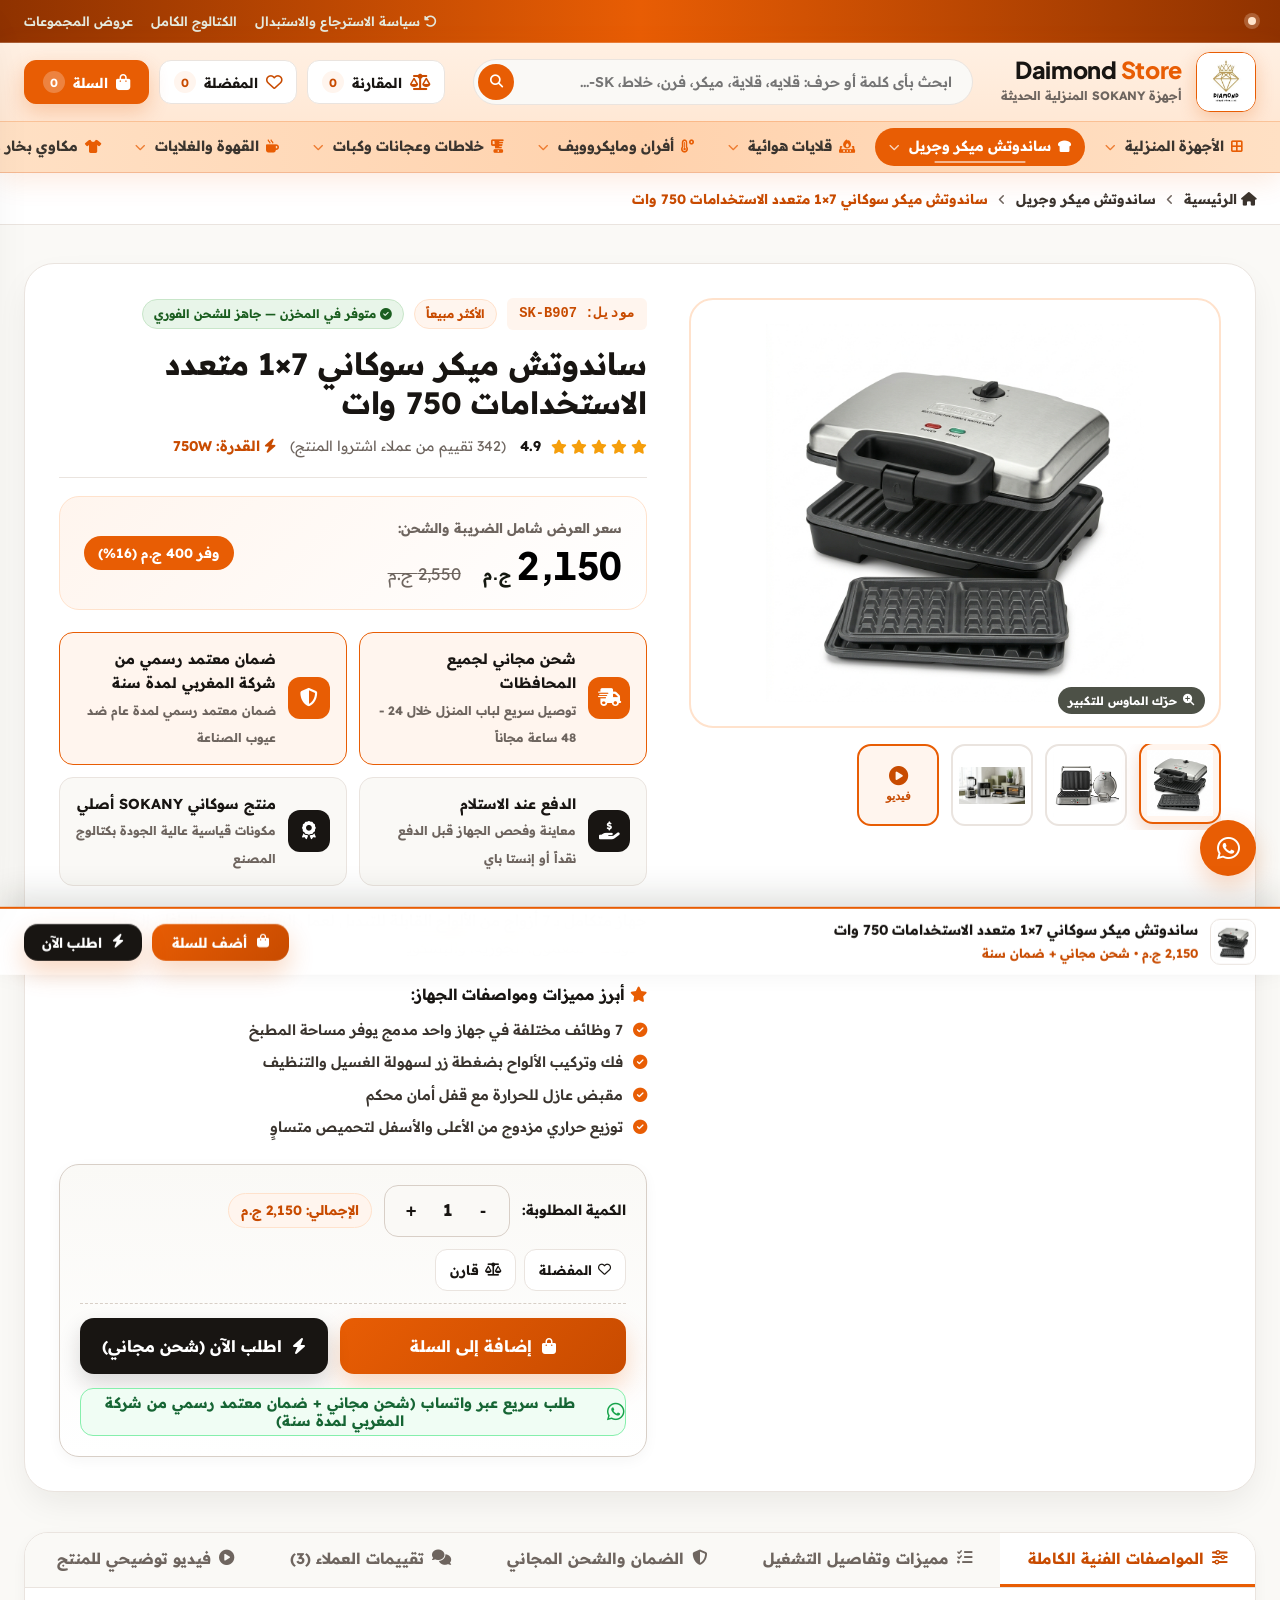
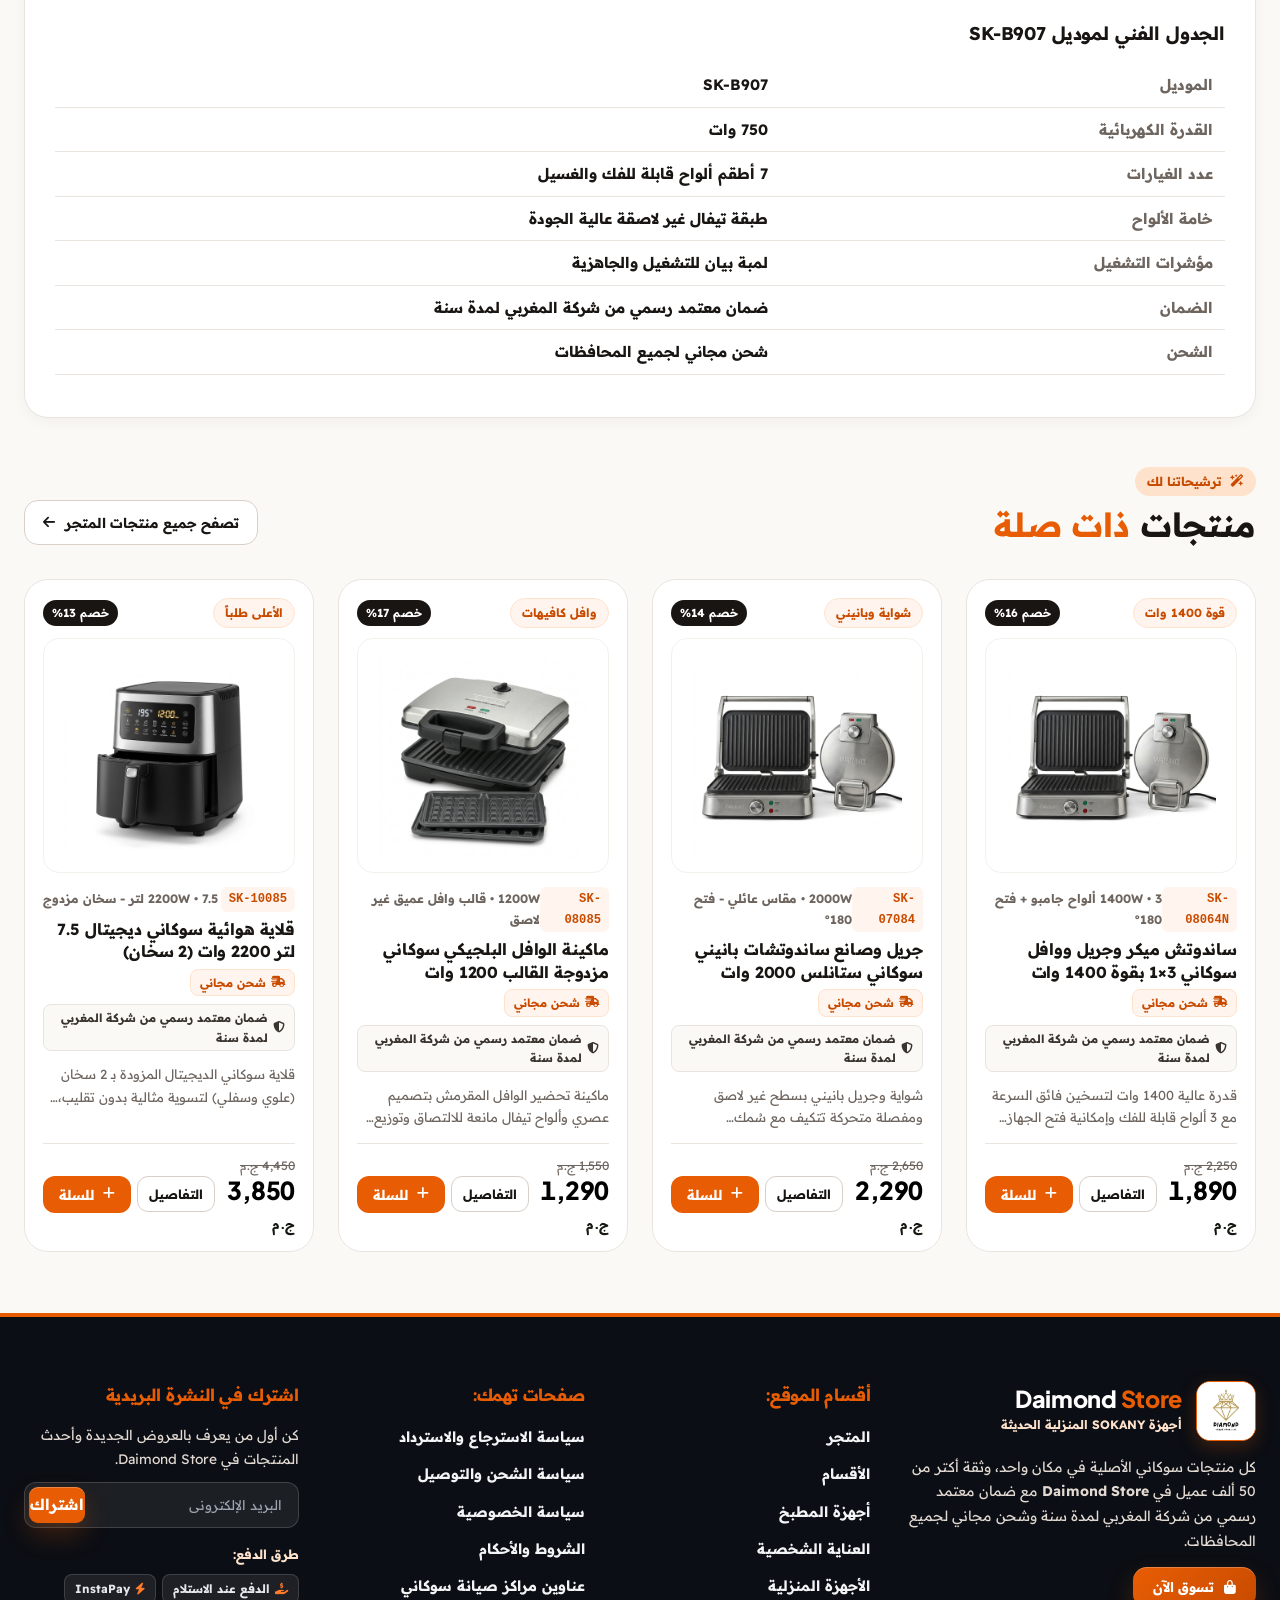
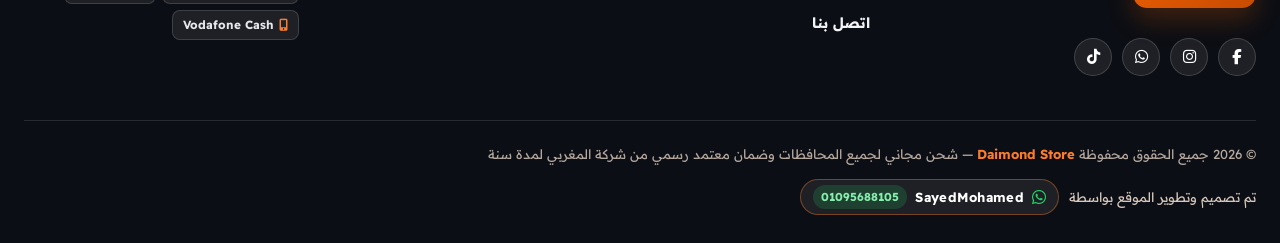
<file: product.html>
<!DOCTYPE html>
<html lang="ar" dir="rtl">
<head>
  <meta charset="UTF-8" />
  <meta name="viewport" content="width=device-width, initial-scale=1.0" />
  <title id="pdpPageTitle">تفاصيل المنتج | Daimond Store — أجهزة سوكاني</title>
  <link rel="icon" href="assets/logo.jpg" />
  <!-- Google Fonts: Readex Pro + Tajawal + Cairo + Plus Jakarta Sans -->
  <link rel="preconnect" href="https://fonts.googleapis.com">
  <link rel="preconnect" href="https://fonts.gstatic.com" crossorigin>
  <link href="https://fonts.googleapis.com/css2?family=Cairo:wght@500;700;800;900&family=Plus+Jakarta+Sans:wght@700;800&family=Readex+Pro:wght@400;500;600;700&family=Tajawal:wght@500;700;800;900&display=swap" rel="stylesheet">
  <!-- FontAwesome 6 -->
  <link rel="stylesheet" href="https://cdnjs.cloudflare.com/ajax/libs/font-awesome/6.5.1/css/all.min.css" />
  <!-- Main Stylesheet -->
  <link rel="stylesheet" href="styles.css?v=20261114g" />
</head>
<body>

  <!-- ==================== 1. TOP UTILITY BAR (100% AUTO-ANIMATED RIGHT FLOW) ==================== -->
  <div class="top-utility-bar">
    <div class="container utility-inner">
      <div class="utility-rotator-wrap" id="topUtilityRotator">
        <span class="utility-live-pulse" aria-hidden="true"></span>
        <div class="utility-ticker" id="utilityTickerTrack">
          <span class="utility-item active-ticker-item" id="topBarText1"><i class="fa-solid fa-truck-fast"></i> شحن مجاني تماماً لجميع محافظات مصر خلال 24 - 48 ساعة</span>
          <span class="utility-item" id="topBarText2"><i class="fa-solid fa-shield-halved"></i> ضمان معتمد رسمي من شركة المغربي لمدة سنة على جميع الأجهزة</span>
          <span class="utility-item" id="topBarText3"><i class="fa-solid fa-tag"></i> خصم إضافي 10% باستخدام كود: <strong>DAIMOND10</strong></span>
        </div>
      </div>
      <div class="utility-links">
        <a href="#" onclick="openStorePolicyModal('refund'); return false;"><i class="fa-solid fa-rotate-left"></i> سياسة الاسترجاع والاستبدال</a>
        <a href="index.html#catalogSection">الكتالوج الكامل</a>
        <a href="index.html#bundleSection">عروض المجموعات</a>
      </div>
    </div>
  </div>

  <!-- ==================== 2. TWO-TIER FLAGSHIP NAVBAR ==================== -->
  <header class="site-header" id="siteHeader">
    <div class="container header-main-row">
      <a href="index.html" class="brand-identity">
        <div class="brand-logo-img-wrap">
          <img src="assets/logo.jpg" alt="Daimond Store logo" />
        </div>
        <div class="brand-name-group">
          <div class="brand-name-en" id="headerStoreName">Daimond <span>Store</span></div>
          <span class="brand-tagline" id="headerStoreTagline">أجهزة SOKANY المنزلية الحديثة</span>
        </div>
      </a>

      <div class="header-search-center" id="headerSearchWrap">
        <input type="text" id="headerSearchInput" autocomplete="off"
               placeholder="ابحث بأي كلمة أو حرف: قلايه، قلاية، ميكر، فرن، خلاط، SK-..." />
        <button type="button" class="search-submit-btn" onclick="submitHeaderSearch()" title="بحث">
          <i class="fa-solid fa-magnifying-glass"></i>
        </button>
        <!-- Instant Smart Search Results Dropdown -->
        <div class="search-live-dropdown" id="headerLiveSearchDropdown"></div>
      </div>

      <div class="header-tools">
        <button class="tool-btn" onclick="openCompareTab()" title="تابه المقارنة الاحترافية">
          <i class="fa-solid fa-scale-balanced"></i>
          <span class="btn-label-txt">المقارنة</span>
          <span class="count-pill" id="compareCountPill">0</span>
        </button>

        <button class="tool-btn" onclick="openWishlistModal()" title="المفضلة">
          <i class="fa-regular fa-heart"></i>
          <span class="btn-label-txt">المفضلة</span>
          <span class="count-pill" id="wishCountPill">0</span>
        </button>

        <button class="tool-btn cart-trigger" id="cartTriggerBtn" onclick="openDrawer('cartDrawer')">
          <i class="fa-solid fa-bag-shopping"></i>
          <span>السلة</span>
          <span class="count-pill" id="cartCountPill">0</span>
        </button>
      </div>
    </div>

    <!-- Tier 2: Category Navigation Bar -->
    <nav class="header-cat-bar">
      <div class="container cat-bar-inner">
        <ul class="primary-nav" id="headerCatNav">
          <li><a href="index.html?cat=all" data-cat="all"><i class="fa-solid fa-border-all"></i> جميع الأقسام</a></li>
          <li><a href="index.html?cat=sandwich" data-cat="sandwich"><i class="fa-solid fa-bread-slice"></i> ساندوتش ميكر وجريل</a></li>
          <li><a href="index.html?cat=airfryer" data-cat="airfryer"><i class="fa-solid fa-fire-burner"></i> قلايات هوائية</a></li>
          <li><a href="index.html?cat=oven" data-cat="oven"><i class="fa-solid fa-temperature-high"></i> أفران ومايكروويف</a></li>
          <li><a href="index.html?cat=blender" data-cat="blender"><i class="fa-solid fa-blender"></i> خلاطات وعجانات وكبات</a></li>
          <li><a href="index.html?cat=coffee" data-cat="coffee"><i class="fa-solid fa-mug-hot"></i> القهوة والغلايات</a></li>
          <li><a href="index.html?cat=home" data-cat="home"><i class="fa-solid fa-shirt"></i> مكاوي ومكانس</a></li>
          <li><a href="index.html?cat=care" data-cat="care"><i class="fa-solid fa-wand-magic-sparkles"></i> العناية بالشعر</a></li>
        </ul>

        <div style="display:flex; align-items:center; gap:8px; flex-shrink:0;">
          <a href="index.html?tab=compare#workspaceTabsAnchor" class="nav-compare-pill">
            <i class="fa-solid fa-scale-balanced"></i>
            <span>تابه المقارنة</span>
            <span class="nav-compare-badge" id="navCompareBadge">0</span>
          </a>
          <a href="index.html#bundleSection" class="nav-promo-pill">
            <i class="fa-solid fa-boxes-stacked"></i> باكدج التوفير (خصم 25%)
          </a>
        </div>
      </div>
    </nav>
  </header>

  <!-- ==================== 3. BREADCRUMB BAR ==================== -->
  <div class="breadcrumb-bar">
    <div class="container">
      <ul class="breadcrumb-list" id="pdpBreadcrumb">
        <li><a href="index.html"><i class="fa-solid fa-house"></i> الرئيسية</a></li>
        <li><i class="fa-solid fa-angle-left" style="font-size:0.75rem;"></i></li>
        <li><a href="index.html#catalogSection" id="bcCategoryLink">أجهزة سوكاني</a></li>
        <li><i class="fa-solid fa-angle-left" style="font-size:0.75rem;"></i></li>
        <li class="current" id="bcProductName">تفاصيل المنتج</li>
      </ul>
    </div>
  </div>

  <!-- ==================== 4. PRODUCT DETAILS MAIN SECTION ==================== -->
  <main class="pdp-section">
    <div class="container">
      <!-- Dynamic Product Detail Container -->
      <div id="productDetailPageRoot"></div>

      <!-- ==================== 5. RELATED PRODUCTS SECTION ==================== -->
      <section class="related-products-section" style="margin-top:20px;">
        <div class="section-head">
          <div>
            <span class="section-kicker"><i class="fa-solid fa-wand-magic-sparkles"></i> ترشيحاتنا لك</span>
            <h2 class="section-title">منتجات <span>ذات صلة</span></h2>
          </div>
          <a href="index.html#catalogSection" class="btn-outline" style="padding:10px 18px; font-size:0.86rem;">
            <span>تصفح جميع منتجات المتجر</span>
            <i class="fa-solid fa-arrow-left"></i>
          </a>
        </div>

        <div class="products-grid" id="relatedProductsGrid"></div>
      </section>
    </div>
  </main>

  <!-- ==================== 6. FOOTER ==================== -->
  <footer class="site-footer">
    <div class="container">
      <div class="footer-grid">
        <div class="footer-col">
          <a href="index.html" class="brand-identity" style="margin-bottom:14px;">
            <div class="brand-logo-img-wrap">
              <img src="assets/logo.jpg" alt="Daimond Store" />
            </div>
            <div class="brand-name-group">
              <div class="brand-name-en" id="footerStoreName" style="color:#ffffff;">Daimond <span>Store</span></div>
              <span class="brand-tagline" id="footerStoreTagline" style="color:#FFE2CC;">أجهزة سوكاني المنزلية</span>
            </div>
          </a>
          <p style="font-size:0.88rem; line-height:1.75; color:#e2d9d2; margin-bottom:14px;">
            كل منتجات سوكاني الأصلية في مكان واحد، وثقة أكتر من 50 ألف عميل في <strong class="js-store-name-inline">Daimond Store</strong> مع <span class="js-warranty-text">ضمان معتمد رسمي من شركة المغربي لمدة سنة</span> وشحن مجاني لجميع المحافظات.
          </p>
          <a href="index.html#catalogSection" class="btn-brand" style="padding:9px 20px; font-size:0.84rem; margin-bottom:14px;">
            <i class="fa-solid fa-bag-shopping"></i> تسوق الآن
          </a>
          <div class="footer-social-row">
            <a href="https://www.facebook.com" target="_blank" rel="noopener" class="footer-social-btn" title="Facebook"><i class="fa-brands fa-facebook-f"></i></a>
            <a href="https://www.instagram.com" target="_blank" rel="noopener" class="footer-social-btn" title="Instagram"><i class="fa-brands fa-instagram"></i></a>
            <a href="#" onclick="openStoreWhatsappChat(); return false;" class="footer-social-btn" title="WhatsApp"><i class="fa-brands fa-whatsapp"></i></a>
            <a href="https://www.tiktok.com" target="_blank" rel="noopener" class="footer-social-btn" title="TikTok"><i class="fa-brands fa-tiktok"></i></a>
          </div>
        </div>

        <div class="footer-col">
          <h4 class="footer-orange-heading">أقسام الموقع:</h4>
          <ul class="footer-links">
            <li><a href="index.html#catalogSection">المتجر</a></li>
            <li><a href="index.html#categoriesSection">الأقسام</a></li>
            <li><a href="index.html?cat=blender">أجهزة المطبخ</a></li>
            <li><a href="index.html?cat=care">العناية الشخصية</a></li>
            <li><a href="index.html?cat=home">الأجهزة المنزلية</a></li>
            <li><a href="#" onclick="openStoreWhatsappChat(); return false;">اتصل بنا</a></li>
          </ul>
        </div>

        <div class="footer-col">
          <h4 class="footer-orange-heading">صفحات تهمك:</h4>
          <ul class="footer-links">
            <li><a href="#policy-refund" onclick="openStorePolicyModal('refund'); return false;">سياسة الاسترجاع والاسترداد</a></li>
            <li><a href="#policy-shipping" onclick="openStorePolicyModal('shipping'); return false;">سياسة الشحن والتوصيل</a></li>
            <li><a href="#policy-privacy" onclick="openStorePolicyModal('privacy'); return false;">سياسة الخصوصية</a></li>
            <li><a href="#policy-terms" onclick="openStorePolicyModal('terms'); return false;">الشروط والأحكام</a></li>
            <li><a href="#policy-service" onclick="openStorePolicyModal('service'); return false;">عناوين مراكز صيانة سوكاني</a></li>
          </ul>
        </div>

        <div class="footer-col">
          <h4 class="footer-orange-heading">اشترك في النشرة البريدية</h4>
          <p style="font-size:0.86rem; line-height:1.7; color:#e2d9d2; margin-bottom:12px;">
            كن أول من يعرف بالعروض الجديدة وأحدث المنتجات في <span class="js-store-name-inline">Daimond Store</span>.
          </p>
          <form class="footer-newsletter-form" onsubmit="submitNewsletterForm(event)">
            <input type="email" required placeholder="البريد الإلكتروني" />
            <button type="submit" class="btn-brand">اشتراك</button>
          </form>
          <div style="margin-top:16px;">
            <span style="display:block; font-size:0.8rem; font-weight:800; color:#FFE2CC; margin-bottom:8px;">طرق الدفع:</span>
            <div class="footer-pay-badges">
              <span><i class="fa-solid fa-hand-holding-dollar"></i> الدفع عند الاستلام</span>
              <span><i class="fa-solid fa-bolt"></i> InstaPay</span>
              <span><i class="fa-solid fa-mobile-screen-button"></i> Vodafone Cash</span>
            </div>
          </div>
        </div>
      </div>

      <div class="footer-bottom-bar">
        <div class="footer-copy-text">
          © 2026 جميع الحقوق محفوظة <strong class="js-store-name-inline" style="color:var(--brand-light);">Daimond Store</strong> — شحن مجاني لجميع المحافظات و<span class="js-warranty-text">ضمان معتمد رسمي من شركة المغربي لمدة سنة</span>
        </div>
        <div class="footer-dev-credit">
          <span>تم تصميم وتطوير الموقع بواسطة</span>
          <a href="https://wa.me/201095688105?text=%D9%85%D8%B1%D8%AD%D8%A8%D8%A7%D9%8B%20SayedMohamed%D8%8C%20%D8%AA%D9%88%D8%A7%D8%B5%D9%84%D8%AA%20%D9%85%D8%B9%D9%83%20%D9%85%D9%86%20%D9%85%D9%88%D9%82%D8%B9%20Daimond%20Store"
             target="_blank"
             rel="noopener noreferrer"
             class="dev-whatsapp-badge"
             title="تواصل عبر واتساب مع المطور SayedMohamed (01095688105)">
            <i class="fa-brands fa-whatsapp"></i>
            <strong>SayedMohamed</strong>
            <span class="dev-phone-pill">01095688105</span>
          </a>
        </div>
      </div>
    </div>
  </footer>

  <!-- ==================== 7. MOBILE BOTTOM NAVIGATION BAR ==================== -->
  <nav class="mobile-bottom-nav" aria-label="التنقل السريع للموبايل">
    <a href="index.html" class="mob-nav-item">
      <i class="fa-solid fa-house"></i>
      <span>الرئيسية</span>
    </a>
    <a href="index.html#categoriesSection" class="mob-nav-item">
      <i class="fa-solid fa-table-cells-large"></i>
      <span>الأقسام</span>
    </a>
    <button type="button" class="mob-nav-item" onclick="focusMobileSearch()">
      <i class="fa-solid fa-magnifying-glass"></i>
      <span>البحث</span>
    </button>
    <button type="button" class="mob-nav-item" onclick="openWishlistModal()">
      <i class="fa-regular fa-heart"></i>
      <span>المفضلة</span>
      <span class="mob-badge" id="mobWishBadge">0</span>
    </button>
    <button type="button" class="mob-nav-item" onclick="openDrawer('cartDrawer')">
      <i class="fa-solid fa-bag-shopping"></i>
      <span>السلة</span>
      <span class="mob-badge" id="mobCartBadge">0</span>
    </button>
  </nav>

  <!-- ==================== 8. DRAWERS & MODALS ==================== -->
  <div class="overlay-backdrop" id="overlayBackdrop" onclick="closeAllOverlays()"></div>

  <!-- Shopping Cart Drawer -->
  <aside class="cart-drawer" id="cartDrawer">
    <div class="drawer-head">
      <h3 style="font-size:1.12rem; font-weight:900;">
        <i class="fa-solid fa-bag-shopping" style="color:var(--brand);"></i> سلة التسوق
      </h3>
      <button class="tool-btn" style="width:36px; height:36px; padding:0;" onclick="closeAllOverlays()">
        <i class="fa-solid fa-xmark"></i>
      </button>
    </div>

    <div class="drawer-content" id="cartDrawerList"></div>

    <div class="drawer-foot">
      <div style="background:var(--brand-soft); border:1px solid var(--brand-tint); border-radius:10px; padding:8px 12px; margin-bottom:12px; font-size:0.8rem; font-weight:800; color:var(--brand-dark); display:flex; align-items:center; gap:8px;">
        <i class="fa-solid fa-truck-fast"></i>
        <span>شحن مجاني لجميع المحافظات + <span class="js-warranty-text">ضمان معتمد رسمي من شركة المغربي لمدة سنة</span></span>
      </div>

      <div style="display:flex; gap:8px; margin-bottom:14px;">
        <input type="text" id="promoInput" placeholder="كود الخصم (مثال: DAIMOND10)"
               style="flex:1; background:var(--bg-white); border:1.5px solid var(--border); padding:9px 12px; border-radius:10px; font-family:inherit; font-size:0.84rem;" />
        <button class="btn-outline" style="padding:8px 14px; font-size:0.84rem;" onclick="applyPromoCoupon()">تطبيق</button>
      </div>

      <div style="display:flex; justify-content:space-between; font-size:0.86rem; margin-bottom:6px;">
        <span>المجموع الفرعي:</span>
        <strong id="cartSubTotal">0 ج.م</strong>
      </div>
      <div style="display:flex; justify-content:space-between; font-size:0.86rem; margin-bottom:6px; color:var(--brand-dark);">
        <span>مصاريف الشحن:</span>
        <strong>مجاني (0 ج.م)</strong>
      </div>
      <div style="display:flex; justify-content:space-between; font-size:0.86rem; margin-bottom:8px; color:var(--brand-dark);">
        <span>قيمة الخصم:</span>
        <strong id="cartDiscountTotal">0 ج.م</strong>
      </div>
      <div style="display:flex; justify-content:space-between; font-size:1.15rem; font-weight:900; padding-top:10px; border-top:1px solid var(--border); margin-bottom:16px;">
        <span>الإجمالي النهائي:</span>
        <strong id="cartGrandTotal" style="color:var(--brand-dark);">0 ج.م</strong>
      </div>

      <button class="btn-brand" style="width:100%; justify-content:center;" onclick="openCheckoutWindow()">
        <span>إتمام الطلب الآن (شحن مجاني)</span>
        <i class="fa-solid fa-arrow-left"></i>
      </button>
    </div>
  </aside>

  <!-- Quick View Modal -->
  <div class="center-modal" id="quickViewModal">
    <div style="display:flex; justify-content:space-between; align-items:center; margin-bottom:18px;">
      <span class="section-kicker" style="margin:0;">معاينة سريعة للجهاز</span>
      <button class="tool-btn" style="width:36px; height:36px; padding:0;" onclick="closeAllOverlays()">
        <i class="fa-solid fa-xmark"></i>
      </button>
    </div>
    <div id="quickViewBody"></div>
  </div>

  <!-- Wishlist Modal -->
  <div class="center-modal" id="wishlistModal">
    <div style="display:flex; justify-content:space-between; align-items:center; margin-bottom:18px;">
      <h3 style="font-size:1.2rem; font-weight:900;">قائمة المفضلة</h3>
      <button class="tool-btn" style="width:36px; height:36px; padding:0;" onclick="closeAllOverlays()">
        <i class="fa-solid fa-xmark"></i>
      </button>
    </div>
    <div id="wishlistModalContent"></div>
  </div>

  <!-- Checkout Modal -->
  <div class="center-modal" id="checkoutModal">
    <div style="display:flex; justify-content:space-between; align-items:center; margin-bottom:14px;">
      <h3 style="font-size:1.2rem; font-weight:900;">بيانات الشحن المجاني وإتمام الطلب</h3>
      <button class="tool-btn" style="width:36px; height:36px; padding:0;" onclick="closeAllOverlays()">
        <i class="fa-solid fa-xmark"></i>
      </button>
    </div>
    <p id="checkoutSummaryBanner" style="color:var(--brand-dark); font-weight:800; margin-bottom:16px;"></p>

    <form onsubmit="submitCustomerOrder(event)" style="display:grid; gap:14px;">
      <div style="display:grid; grid-template-columns:repeat(auto-fit, minmax(220px, 1fr)); gap:12px;">
        <input type="text" id="ordName" required placeholder="الاسم بالكامل"
               style="background:var(--bg-page); border:1.5px solid var(--border); padding:12px; border-radius:10px; font-family:inherit;" />
        <input type="tel" id="ordPhone" required placeholder="رقم الموبايل / واتساب (01xxxxxxxxx)"
               style="background:var(--bg-page); border:1.5px solid var(--border); padding:12px; border-radius:10px; font-family:inherit;" />
      </div>

      <div style="display:grid; grid-template-columns:repeat(auto-fit, minmax(220px, 1fr)); gap:12px;">
        <select id="ordGov" class="clean-select" style="padding:12px;">
          <option value="القاهرة">القاهرة (شحن مجاني)</option>
          <option value="الجيزة">الجيزة (شحن مجاني)</option>
          <option value="الإسكندرية">الإسكندرية (شحن مجاني)</option>
          <option value="القليوبية">القليوبية (شحن مجاني)</option>
          <option value="الدقهلية">الدقهلية - المنصورة (شحن مجاني)</option>
          <option value="الشرقية">الشرقية - الزقازيق (شحن مجاني)</option>
          <option value="الغربية">الغربية - طنطا (شحن مجاني)</option>
          <option value="المنوفية">المنوفية (شحن مجاني)</option>
          <option value="البحيرة">البحيرة (شحن مجاني)</option>
          <option value="كفر الشيخ">كفر الشيخ (شحن مجاني)</option>
          <option value="دمياط">دمياط (شحن مجاني)</option>
          <option value="بورسعيد">بورسعيد (شحن مجاني)</option>
          <option value="الإسماعيلية">الإسماعيلية (شحن مجاني)</option>
          <option value="السويس">السويس (شحن مجاني)</option>
          <option value="الفيوم">الفيوم (شحن مجاني)</option>
          <option value="بني سويف">بني سويف (شحن مجاني)</option>
          <option value="المنيا">المنيا (شحن مجاني)</option>
          <option value="أسيوط">أسيوط (شحن مجاني)</option>
          <option value="سوهاج">سوهاج (شحن مجاني)</option>
          <option value="قنا">قنا (شحن مجاني)</option>
          <option value="الأقصر">الأقصر (شحن مجاني)</option>
          <option value="أسوان">أسوان (شحن مجاني)</option>
          <option value="البحر الأحمر">البحر الأحمر - الغردقة (شحن مجاني)</option>
          <option value="مطروح">مرسى مطروح (شحن مجاني)</option>
        </select>

        <select id="ordPay" class="clean-select" style="padding:12px;" onchange="selectCheckoutPaymentMethod(this.value)">
          <option value="الدفع عند الاستلام">الدفع نقداً عند الاستلام</option>
          <option value="InstaPay">إنستا باي (InstaPay — لينك / رقم / QR)</option>
          <option value="Vodafone Cash">فودافون كاش (Vodafone Cash)</option>
        </select>
      </div>

      <input type="text" id="ordAddr" required placeholder="العنوان بالتفصيل (المنطقة، الشارع، رقم العقار، علامة مميزة)"
             style="background:var(--bg-page); border:1.5px solid var(--border); padding:12px; border-radius:10px; font-family:inherit;" />

      <!-- Interactive Payment Method Selector Cards -->
      <div class="checkout-pay-section">
        <div class="checkout-pay-title">
          <i class="fa-solid fa-credit-card" style="color:var(--brand-dark);"></i>
          <span>اختر وسيلة الدفع المفضلة لك:</span>
        </div>
        <div class="pay-methods-grid" id="payMethodsSelector">
          <button type="button" class="pay-method-card active" data-pay="الدفع عند الاستلام" onclick="selectCheckoutPaymentMethod('الدفع عند الاستلام')">
            <div class="pay-method-icon"><i class="fa-solid fa-hand-holding-dollar"></i></div>
            <div>
              <strong>الدفع عند الاستلام</strong>
              <span>معاينة الطلب قبل الدفع</span>
            </div>
          </button>

          <button type="button" class="pay-method-card instapay-card" data-pay="InstaPay" onclick="selectCheckoutPaymentMethod('InstaPay')">
            <div class="pay-method-icon instapay-icon"><i class="fa-solid fa-bolt"></i></div>
            <div>
              <strong>إنستا باي InstaPay</strong>
              <span>لينك مباشر + رقم + QR</span>
            </div>
          </button>

          <button type="button" class="pay-method-card wallet-card" data-pay="Vodafone Cash" onclick="selectCheckoutPaymentMethod('Vodafone Cash')">
            <div class="pay-method-icon wallet-icon"><i class="fa-solid fa-mobile-screen-button"></i></div>
            <div>
              <strong>فودافون كاش</strong>
              <span>تحويل محفظة إلكترونية</span>
            </div>
          </button>
        </div>

        <!-- Dynamic Payment Gateway Box (InstaPay Link, Number, QR & Screenshot Instructions) -->
        <div id="paymentGatewayPanel"></div>
      </div>

      <button type="submit" class="btn-brand" style="justify-content:center; height:52px; font-size:1rem;">
        <i class="fa-solid fa-check"></i> تأكيد وإرسال الطلب الآن (شحن مجاني + ضمان سنة)
      </button>
    </form>

    <div id="checkoutResultBox" style="display:none; margin-top:16px; padding:16px; border-radius:14px; background:var(--brand-soft); border:1.5px solid var(--brand);"></div>
  </div>

  <!-- Product Comparison Modal -->
  <div class="center-modal" id="compareModal" style="width:min(1040px, 95vw);">
    <div style="display:flex; justify-content:space-between; align-items:center; margin-bottom:18px;">
      <div>
        <span class="section-kicker" style="margin:0;"><i class="fa-solid fa-scale-balanced"></i> مقارنة المواصفات والأسعار</span>
        <h3 style="font-size:1.22rem; font-weight:900; margin-top:4px;">مقارنة أجهزة سوكاني جنباً إلى جنب</h3>
      </div>
      <button class="tool-btn" style="width:36px; height:36px; padding:0;" onclick="closeAllOverlays()">
        <i class="fa-solid fa-xmark"></i>
      </button>
    </div>
    <div id="compareModalBody"></div>
  </div>

  <!-- Store Policies & Important Pages Modal (سياسة الاسترجاع والاستبدال - صفحات تهمك) -->
  <div class="center-modal policy-full-modal" id="storePolicyModal">
    <div id="storePolicyModalBody"></div>
  </div>

  <!-- Sticky PDP Quick-Buy Bar -->
  <div class="pdp-sticky-buybar" id="pdpStickyBuyBar"></div>

  <!-- Floating Comparison Dock -->
  <div class="compare-floating-bar" id="compareFloatingBar"></div>

  <!-- Scroll To Top Progress Button -->
  <button type="button" class="scroll-top-btn" id="scrollTopBtn" onclick="window.scrollTo({top:0,behavior:'smooth'})" title="العودة لأعلى الصفحة">
    <i class="fa-solid fa-arrow-up"></i>
  </button>

  <!-- Floating WhatsApp Contact -->
  <a href="https://wa.me/201000000000?text=%D9%85%D8%B1%D8%AD%D8%A8%D8%A7%D9%8B%20Daimond%20Store%D8%8C%20%D8%A3%D8%B1%D8%BA%D8%A8%20%D9%81%D9%8A%20%D8%A7%D9%84%D8%A7%D8%B3%D8%AA%D9%81%D8%B3%D8%A7%D8%B1%20%D8%B9%D9%86%20%D8%A3%D8%AC%D9%87%D8%B2%D8%A9%20%D8%B3%D9%88%D9%83%D8%A7%D9%86%D9%8A"
     id="floatingWhatsappLink" target="_blank" class="whatsapp-float" title="تواصل معنا عبر واتساب">
    <i class="fa-brands fa-whatsapp"></i>
  </a>

  <!-- Toast Notifications -->
  <div class="toast-stack" id="toastStack"></div>

  <!-- Scripts -->
  <script src="products.js?v=20261114g"></script>
  <script src="app.js?v=20261114g"></script>
</body>
</html>
</file>
<file: styles.css>
/* ============================================================================
   DAIMOND STORE — SOKANY APPLIANCES
   Color System: #E85D04 (Primary Brand Orange) + #FFFFFF (Pure White) + #FAF9F6 (Warm Ivory)
   + #181512 (Deep Charcoal for crisp reading contrast)
   ============================================================================ */

:root {
  --brand: #E85D04;
  --brand-dark: #C84B00;
  --brand-strong: #C84B00;
  --brand-light: #FF7B29;
  --brand-soft: #FFF5EE;
  --brand-tint: #FFE2CC;
  --brand-glow: rgba(232, 93, 4, 0.24);
  --accent-gold: #F48C06;

  --bg-white: #ffffff;
  --bg-page: #faf9f6;
  --bg-subtle: #f4f1ec;

  --text-dark: #181512;
  --text-body: #3a342e;
  --text-muted: #6e655f;

  --border: #eae4df;
  --border-strong: #d8cfc7;

  --shadow-sm: 0 4px 14px rgba(24, 21, 18, 0.04);
  --shadow-md: 0 14px 34px -6px rgba(24, 21, 18, 0.08);
  --shadow-lg: 0 24px 54px -12px rgba(24, 21, 18, 0.14);

  --radius-sm: 10px;
  --radius-md: 16px;
  --radius-lg: 24px;
  --radius-xl: 30px;

  --ease-out-expo: cubic-bezier(0.16, 1, 0.3, 1);
  --ease-spring: cubic-bezier(0.22, 1, 0.36, 1);
}

* {
  box-sizing: border-box;
  margin: 0;
  padding: 0;
}

html {
  scroll-behavior: smooth;
  font-family: 'Readex Pro', 'Tajawal', 'Cairo', -apple-system, BlinkMacSystemFont, sans-serif;
}

body {
  background-color: var(--bg-page);
  color: var(--text-dark);
  font-family: 'Readex Pro', 'Tajawal', 'Cairo', -apple-system, BlinkMacSystemFont, sans-serif;
  line-height: 1.7;
  letter-spacing: 0;
  overflow-x: hidden;
  -webkit-font-smoothing: antialiased;
  text-rendering: optimizeLegibility;
}

/* Custom Scrollbar */
::-webkit-scrollbar {
  width: 9px;
  height: 6px;
}
::-webkit-scrollbar-track {
  background: var(--bg-page);
}
::-webkit-scrollbar-thumb {
  background: var(--brand);
  border-radius: 99px;
}
::-webkit-scrollbar-thumb:hover {
  background: var(--brand-dark);
}

.container {
  max-width: 1340px;
  margin: 0 auto;
  padding: 0 24px;
}

/* ==================== SCROLL REVEAL ANIMATION SYSTEM ==================== */
.reveal-up {
  opacity: 0;
  transform: translateY(28px);
  transition: opacity 0.7s var(--ease-out-expo), transform 0.7s var(--ease-out-expo);
  transition-delay: var(--delay, 0ms);
}

.reveal-up.is-visible {
  opacity: 1;
  transform: translateY(0);
}

/* ==================== TOP UTILITY BAR ==================== */
.top-utility-bar {
  background-color: var(--text-dark);
  color: #ffffff;
  font-size: 0.81rem;
  font-weight: 600;
  padding: 8px 0;
  border-bottom: 2px solid var(--brand);
}

.utility-inner {
  display: flex;
  align-items: center;
  justify-content: space-between;
  flex-wrap: wrap;
  gap: 12px;
}

.utility-ticker {
  display: flex;
  align-items: center;
  gap: 24px;
  flex-wrap: wrap;
}

.utility-item {
  display: inline-flex;
  align-items: center;
  gap: 8px;
  color: #e4e8dc;
}

.utility-item i {
  color: var(--brand-light);
}

.utility-links {
  display: flex;
  align-items: center;
  gap: 18px;
}

.utility-links a {
  color: #e4e8dc;
  text-decoration: none;
  transition: color 0.2s;
}

.utility-links a:hover {
  color: var(--brand-light);
}

/* ==================== TWO-TIER FLAGSHIP NAVBAR ==================== */
.site-header {
  position: sticky;
  top: 0;
  z-index: 1000;
  background: rgba(255, 255, 255, 0.96);
  backdrop-filter: blur(18px);
  -webkit-backdrop-filter: blur(18px);
  border-bottom: 1px solid var(--border);
  transition: box-shadow 0.3s var(--ease-out-expo);
}

.site-header.scrolled {
  box-shadow: var(--shadow-md);
}

/* Tier 1: Brand + Smart Search + Actions */
.header-main-row {
  display: flex;
  align-items: center;
  justify-content: space-between;
  height: 78px;
  gap: 28px;
}

.brand-identity {
  display: flex;
  align-items: center;
  gap: 14px;
  text-decoration: none;
  color: var(--text-dark);
  flex-shrink: 0;
}

.brand-logo-img-wrap {
  width: 60px;
  height: 60px;
  border-radius: 14px;
  overflow: hidden;
  border: 1.5px solid var(--brand);
  background: #ffffff;
  box-shadow: 0 6px 18px var(--brand-glow);
  display: flex;
  align-items: center;
  justify-content: center;
  transition: transform 0.35s var(--ease-spring);
}

.brand-identity:hover .brand-logo-img-wrap {
  transform: scale(1.05);
}

.brand-logo-img-wrap img {
  width: 100%;
  height: 100%;
  object-fit: contain;
  transform: scale(1.26);
}

.brand-name-group {
  display: flex;
  flex-direction: column;
}

.brand-name-en {
  font-family: 'Plus Jakarta Sans', 'Readex Pro', sans-serif;
  font-size: 1.46rem;
  font-weight: 800;
  letter-spacing: -0.3px;
  color: var(--text-dark);
  line-height: 1.15;
  text-transform: none;
}

.brand-name-en span {
  color: var(--brand);
}

.brand-tagline {
  font-size: 0.76rem;
  font-weight: 700;
  color: var(--text-muted);
  margin-top: 2px;
}

/* Center Smart Search Bar */
.header-search-center {
  flex: 1;
  max-width: 540px;
  position: relative;
  display: flex;
  align-items: center;
}

.header-search-center input {
  width: 100%;
  height: 46px;
  background: var(--bg-page);
  border: 1.5px solid var(--border);
  color: var(--text-dark);
  padding: 0 20px 0 54px;
  border-radius: 99px;
  font-family: inherit;
  font-size: 0.88rem;
  font-weight: 600;
  transition: all 0.25s var(--ease-out-expo);
}

.header-search-center input:focus {
  outline: none;
  background: var(--bg-white);
  border-color: var(--brand);
  box-shadow: 0 0 0 4px var(--brand-glow);
}

.search-submit-btn {
  position: absolute;
  left: 5px;
  top: 5px;
  width: 36px;
  height: 36px;
  border-radius: 50%;
  background: var(--brand);
  color: #ffffff;
  border: none;
  display: flex;
  align-items: center;
  justify-content: center;
  cursor: pointer;
  transition: background 0.2s, transform 0.2s;
}

.search-submit-btn:hover {
  background: var(--brand-dark);
  transform: scale(1.05);
}

/* Left Action Tools */
.header-tools {
  display: flex;
  align-items: center;
  gap: 10px;
  flex-shrink: 0;
}

.tool-btn {
  position: relative;
  height: 44px;
  padding: 0 14px;
  border-radius: 12px;
  background: var(--bg-white);
  border: 1.5px solid var(--border);
  color: var(--text-dark);
  cursor: pointer;
  display: inline-flex;
  align-items: center;
  justify-content: center;
  gap: 8px;
  font-family: inherit;
  font-size: 0.86rem;
  font-weight: 800;
  transition: all 0.25s var(--ease-spring);
  white-space: nowrap;
}

.tool-btn i {
  font-size: 1.02rem;
  color: var(--brand-dark);
}

.tool-btn:hover {
  border-color: var(--brand);
  background: var(--brand-soft);
  color: var(--brand-dark);
  transform: translateY(-2px);
}

.tool-btn.cart-trigger {
  background: var(--brand);
  border-color: var(--brand);
  color: #ffffff;
  padding: 0 18px;
  box-shadow: 0 8px 20px var(--brand-glow);
}

.tool-btn.cart-trigger i {
  color: #ffffff;
}

.tool-btn.cart-trigger:hover {
  background: var(--brand-dark);
  border-color: var(--brand-dark);
  color: #ffffff;
}

.count-pill {
  background: var(--brand-soft);
  color: var(--brand-dark);
  font-size: 0.74rem;
  font-weight: 900;
  min-width: 22px;
  height: 22px;
  border-radius: 99px;
  display: inline-flex;
  align-items: center;
  justify-content: center;
  padding: 0 6px;
}

.tool-btn.cart-trigger .count-pill {
  background: rgba(255, 255, 255, 0.24);
  color: #ffffff;
}

/* Tier 2: Dedicated Single-Line Category Bar */
.header-cat-bar {
  background: var(--bg-white);
  border-top: 1px solid var(--border);
}

.cat-bar-inner {
  display: flex;
  align-items: center;
  justify-content: space-between;
  height: 50px;
  gap: 16px;
  overflow-x: auto;
  scrollbar-width: none;
}

.cat-bar-inner::-webkit-scrollbar {
  display: none;
}

.primary-nav {
  display: flex;
  align-items: center;
  gap: 6px;
  list-style: none;
  flex-wrap: nowrap;
}

.primary-nav a {
  text-decoration: none;
  color: var(--text-body);
  font-weight: 700;
  font-size: 0.88rem;
  padding: 7px 14px;
  border-radius: 99px;
  white-space: nowrap;
  display: inline-flex;
  align-items: center;
  gap: 7px;
  transition: all 0.25s var(--ease-out-expo);
}

.primary-nav a i {
  font-size: 0.82rem;
  color: var(--brand);
  transition: color 0.2s;
}

.primary-nav a:hover,
.primary-nav a.active {
  background: var(--brand);
  color: #ffffff;
}

.primary-nav a:hover i,
.primary-nav a.active i {
  color: #ffffff;
}

.nav-promo-pill {
  text-decoration: none;
  background: var(--brand-soft);
  border: 1px solid var(--brand-tint);
  color: var(--brand-dark);
  font-size: 0.82rem;
  font-weight: 800;
  padding: 6px 14px;
  border-radius: 99px;
  white-space: nowrap;
  display: inline-flex;
  align-items: center;
  gap: 6px;
  transition: all 0.25s;
}

.nav-promo-pill:hover {
  background: var(--text-dark);
  color: #ffffff;
  border-color: var(--text-dark);
}

/* ==================== ARCHITECTURAL SPLIT HERO SHOWCASE (3D STUDIO) ==================== */
.hero-showcase {
  background:
    radial-gradient(circle at 18% 22%, rgba(255, 123, 41, 0.15) 0%, transparent 45%),
    radial-gradient(circle at 82% 78%, rgba(232, 93, 4, 0.13) 0%, transparent 50%),
    linear-gradient(135deg, #ffffff 0%, var(--brand-soft) 52%, #ffe8d6 100%);
  border-bottom: 1px solid var(--border);
  padding: 48px 0 62px;
  position: relative;
  overflow: hidden;
  perspective: 1600px;
}

.hero-showcase::before {
  content: '';
  position: absolute;
  inset: 0;
  background-image:
    linear-gradient(to right, rgba(232, 93, 4, 0.045) 1px, transparent 1px),
    linear-gradient(to bottom, rgba(232, 93, 4, 0.045) 1px, transparent 1px);
  background-size: 48px 48px;
  pointer-events: none;
}

/* 3D Perspective Grid Floor & Floating Ambient Orbs */
.hero-perspective-floor {
  position: absolute;
  bottom: -140px;
  left: -10%;
  right: -10%;
  height: 300px;
  background-image:
    linear-gradient(to right, rgba(232, 93, 4, 0.1) 1px, transparent 1px),
    linear-gradient(to bottom, rgba(232, 93, 4, 0.1) 1px, transparent 1px);
  background-size: 56px 56px;
  transform: perspective(650px) rotateX(68deg);
  mask-image: linear-gradient(to top, rgba(0, 0, 0, 0.65), transparent 85%);
  -webkit-mask-image: linear-gradient(to top, rgba(0, 0, 0, 0.65), transparent 85%);
  pointer-events: none;
}

.hero-ambient-orb {
  position: absolute;
  border-radius: 50%;
  filter: blur(55px);
  pointer-events: none;
  z-index: 1;
  animation: orbFloat3D 9s ease-in-out infinite alternate;
}

.hero-ambient-orb.orb-1 {
  width: 340px;
  height: 340px;
  top: -80px;
  left: 8%;
  background: radial-gradient(circle, rgba(255, 123, 41, 0.24), transparent 70%);
}

.hero-ambient-orb.orb-2 {
  width: 290px;
  height: 290px;
  bottom: -70px;
  right: 12%;
  background: radial-gradient(circle, rgba(232, 93, 4, 0.2), transparent 70%);
  animation-delay: -4.5s;
}

@keyframes orbFloat3D {
  0% { transform: translate3d(0, 0, 0) scale(1); }
  100% { transform: translate3d(28px, -22px, 0) scale(1.12); }
}

.hero-layout {
  position: relative;
  z-index: 2;
  display: grid;
  grid-template-columns: 1fr 1.08fr;
  align-items: center;
  gap: 44px;
}

.hero-tag-badge {
  display: inline-flex;
  align-items: center;
  gap: 10px;
  background: rgba(255, 255, 255, 0.92);
  backdrop-filter: blur(10px);
  border: 1.5px solid var(--brand);
  color: var(--brand-dark);
  padding: 6px 16px;
  border-radius: 99px;
  font-size: 0.78rem;
  font-weight: 800;
  letter-spacing: 0.8px;
  margin-bottom: 18px;
  box-shadow: 0 8px 20px rgba(232, 93, 4, 0.12);
}

.hero-tag-dot {
  width: 8px;
  height: 8px;
  border-radius: 50%;
  background: var(--brand);
  box-shadow: 0 0 0 4px rgba(232, 93, 4, 0.2);
  animation: pulseDot 2s infinite;
}

@keyframes pulseDot {
  0%, 100% { box-shadow: 0 0 0 0 rgba(232, 93, 4, 0.45); }
  50% { box-shadow: 0 0 0 7px rgba(232, 93, 4, 0); }
}

.kinetic-mask {
  overflow: hidden;
  perspective: 800px;
}

.hero-heading {
  font-size: clamp(1.9rem, 3.3vw, 2.85rem);
  font-weight: 900;
  color: var(--text-dark);
  line-height: 1.25;
  margin-bottom: 14px;
  animation: kineticSlideUp 0.65s var(--ease-out-expo);
}

.hero-description {
  font-size: 1.02rem;
  color: var(--text-body);
  max-width: 560px;
  margin-bottom: 24px;
  animation: kineticSlideUp 0.75s var(--ease-out-expo);
}

@keyframes kineticSlideUp {
  0% {
    opacity: 0;
    transform: translate3d(0, 26px, -30px) rotateX(12deg);
  }
  100% {
    opacity: 1;
    transform: translate3d(0, 0, 0) rotateX(0deg);
  }
}

.hero-metrics-bar {
  display: grid;
  grid-template-columns: repeat(4, 1fr);
  gap: 12px;
  margin-bottom: 28px;
  perspective: 900px;
}

.metric-box {
  background: rgba(255, 255, 255, 0.92);
  backdrop-filter: blur(8px);
  border: 1.5px solid var(--border);
  padding: 12px 14px;
  border-radius: 16px;
  box-shadow: 0 10px 24px -8px rgba(27, 33, 20, 0.08);
  transition: transform 0.35s var(--ease-spring), border-color 0.3s, box-shadow 0.35s;
  transform-style: preserve-3d;
}

.metric-box:hover {
  transform: translate3d(0, -6px, 16px) rotateX(4deg);
  border-color: var(--brand);
  box-shadow: 0 18px 32px -10px rgba(232, 93, 4, 0.22);
}

.metric-label {
  display: block;
  font-size: 0.72rem;
  color: var(--text-muted);
  font-weight: 700;
}

.metric-val {
  font-size: 0.98rem;
  font-weight: 900;
  color: var(--text-dark);
}

.metric-val.price-highlight {
  color: var(--brand-dark);
}

.hero-actions {
  display: flex;
  flex-wrap: wrap;
  gap: 14px;
  align-items: center;
}

.btn-brand {
  background: linear-gradient(135deg, var(--brand) 0%, var(--brand-dark) 100%);
  color: #ffffff;
  border: none;
  padding: 14px 28px;
  border-radius: 14px;
  font-family: inherit;
  font-size: 0.96rem;
  font-weight: 800;
  cursor: pointer;
  display: inline-flex;
  align-items: center;
  gap: 10px;
  box-shadow: 0 12px 26px var(--brand-glow), inset 0 1px 0 rgba(255, 255, 255, 0.25);
  transition: all 0.3s var(--ease-spring);
  text-decoration: none;
  position: relative;
  overflow: hidden;
}

.btn-brand::after {
  content: '';
  position: absolute;
  top: 0;
  left: -120%;
  width: 65%;
  height: 100%;
  background: linear-gradient(90deg, transparent, rgba(255, 255, 255, 0.28), transparent);
  transform: skewX(-24deg);
  transition: left 0.6s var(--ease-out-expo);
}

.btn-brand:hover::after {
  left: 140%;
}

.btn-brand:hover {
  background: linear-gradient(135deg, var(--brand-light) 0%, var(--brand-dark) 100%);
  transform: translateY(-3px);
  box-shadow: 0 16px 34px rgba(109, 123, 0, 0.34);
}

.btn-outline {
  background: var(--bg-white);
  color: var(--text-dark);
  border: 1.5px solid var(--border-strong);
  padding: 13px 22px;
  border-radius: 14px;
  font-family: inherit;
  font-size: 0.94rem;
  font-weight: 800;
  cursor: pointer;
  display: inline-flex;
  align-items: center;
  gap: 10px;
  transition: all 0.25s var(--ease-out-expo);
  text-decoration: none;
}

.btn-outline:hover {
  border-color: var(--brand);
  color: var(--brand-dark);
  background: var(--brand-soft);
  transform: translateY(-2px);
}

/* ==================== HERO 3D STUDIO GALLERY STAGE ==================== */
.hero-studio-stage {
  display: flex;
  flex-direction: column;
  gap: 18px;
  perspective: 1400px;
}

.hero-3d-rig {
  transform-style: preserve-3d;
  transition: transform 0.18s cubic-bezier(0.22, 1, 0.36, 1);
  animation: heroRigIdle3D 7s ease-in-out infinite alternate;
  will-change: transform;
}

.hero-studio-stage.is-interacting .hero-3d-rig {
  animation: none;
}

@keyframes heroRigIdle3D {
  0% {
    transform: rotateX(2.5deg) rotateY(-4deg) translateY(0px);
  }
  50% {
    transform: rotateX(-2deg) rotateY(4.5deg) translateY(-7px);
  }
  100% {
    transform: rotateX(3deg) rotateY(-2.5deg) translateY(3px);
  }
}

.hero-gallery-card {
  position: relative;
  width: 100%;
  height: 425px;
  background:
    radial-gradient(circle at 50% 44%, #ffffff 0%, #fff9f5 62%, #ffe8d6 100%);
  border-radius: 28px;
  border: 2px solid rgba(232, 93, 4, 0.28);
  box-shadow:
    0 30px 60px -15px rgba(24, 21, 18, 0.18),
    0 12px 24px -8px rgba(232, 93, 4, 0.14),
    inset 0 2px 0 rgba(255, 255, 255, 0.9);
  display: flex;
  align-items: center;
  justify-content: center;
  transform-style: preserve-3d;
}

.hero-gallery-card::before {
  content: '';
  position: absolute;
  top: 0;
  left: 24px;
  right: 24px;
  height: 5px;
  border-radius: 0 0 99px 99px;
  background: linear-gradient(90deg, var(--brand), var(--brand-light), var(--brand));
  z-index: 4;
}

/* 3D Rotating Back Halo & Ring */
.hero-3d-halo {
  position: absolute;
  width: 310px;
  height: 310px;
  border-radius: 50%;
  background: radial-gradient(circle, rgba(255, 123, 41, 0.22) 0%, rgba(232, 93, 4, 0.06) 55%, transparent 72%);
  transform: translateZ(-28px);
  pointer-events: none;
  animation: haloPulse 4.5s ease-in-out infinite alternate;
}

.hero-3d-ring {
  position: absolute;
  width: 330px;
  height: 330px;
  border-radius: 50%;
  border: 1.5px dashed rgba(232, 93, 4, 0.26);
  transform: translateZ(-18px) rotateX(62deg);
  pointer-events: none;
  animation: ringSpin3D 18s linear infinite;
}

/* 3D Floor Shadow Pedestal under the floating appliance */
.hero-3d-pedestal {
  position: absolute;
  bottom: 26px;
  width: 58%;
  height: 26px;
  border-radius: 50%;
  background: radial-gradient(ellipse at center, rgba(27, 33, 20, 0.22) 0%, rgba(27, 33, 20, 0.06) 55%, transparent 75%);
  transform: translateZ(6px);
  pointer-events: none;
  animation: pedestalShadowPulse 4.2s ease-in-out infinite alternate;
}

@keyframes haloPulse {
  0% { transform: translateZ(-28px) scale(0.92); opacity: 0.75; }
  100% { transform: translateZ(-28px) scale(1.08); opacity: 1; }
}

@keyframes ringSpin3D {
  0% { transform: translateZ(-18px) rotateX(64deg) rotateZ(0deg); }
  100% { transform: translateZ(-18px) rotateX(64deg) rotateZ(360deg); }
}

@keyframes pedestalShadowPulse {
  0% { transform: translateZ(6px) scaleX(0.96); opacity: 0.85; }
  100% { transform: translateZ(6px) scaleX(0.84); opacity: 0.55; }
}

/* Main Floating 3D Product Frame */
.hero-product-frame {
  width: 100%;
  height: 100%;
  display: flex;
  align-items: center;
  justify-content: center;
  transform: translateZ(48px);
  transform-style: preserve-3d;
  transition: transform 0.35s var(--ease-out-expo);
  overflow: hidden;
  border-radius: 26px;
}

.hero-product-frame img {
  width: 100%;
  height: 100%;
  object-fit: cover;
  animation: heroPhotoEntrance 0.8s var(--ease-out-expo);
  filter: drop-shadow(0 20px 28px rgba(27, 33, 20, 0.16));
}

.hero-product-frame img.fit-contain {
  object-fit: contain;
  padding: 28px;
  animation:
    heroPhotoEntrance 0.8s var(--ease-out-expo),
    heroApplianceLevitate 4.2s ease-in-out 0.8s infinite alternate;
}

@keyframes heroPhotoEntrance {
  0% {
    opacity: 0;
    transform: perspective(1000px) translate3d(0, 26px, -80px) rotateY(-18deg) rotateX(10deg) scale(0.84);
    filter: blur(4px) drop-shadow(0 8px 12px rgba(27, 33, 20, 0.08));
  }
  100% {
    opacity: 1;
    transform: perspective(1000px) translate3d(0, 0, 0) rotateY(0deg) rotateX(0deg) scale(1);
    filter: blur(0) drop-shadow(0 20px 28px rgba(27, 33, 20, 0.16));
  }
}

@keyframes heroApplianceLevitate {
  0% { transform: translateY(0px) scale(1); }
  100% { transform: translateY(-11px) scale(1.025); }
}

/* Specular Cursor Glare Layer */
.hero-3d-glare {
  position: absolute;
  inset: 0;
  border-radius: 26px;
  pointer-events: none;
  z-index: 6;
  background: radial-gradient(
    circle 260px at var(--glare-x, 50%) var(--glare-y, 35%),
    rgba(255, 255, 255, 0.52),
    transparent 70%
  );
  opacity: 0;
  transition: opacity 0.35s ease;
  mix-blend-mode: overlay;
}

.hero-studio-stage.is-interacting .hero-3d-glare {
  opacity: 1;
}

/* Floating 3D HUD Badges (Elevated in Z-Space) */
.hero-corner-pill {
  position: absolute;
  top: 18px;
  right: 18px;
  z-index: 8;
  background: rgba(255, 255, 255, 0.94);
  backdrop-filter: blur(12px);
  border: 1.5px solid var(--border);
  border-right: 4px solid var(--brand);
  padding: 8px 14px;
  border-radius: 13px;
  font-size: 0.8rem;
  font-weight: 800;
  color: var(--text-dark);
  box-shadow: 0 14px 28px rgba(27, 33, 20, 0.12);
  display: flex;
  align-items: center;
  gap: 8px;
  transform: translateZ(68px);
  transition: transform 0.3s var(--ease-out-expo);
}

.hud-pulse-dot {
  width: 7px;
  height: 7px;
  border-radius: 50%;
  background: #22c55e;
  box-shadow: 0 0 0 3px rgba(34, 197, 94, 0.22);
}

.hero-slide-ctrl-pill {
  position: absolute;
  top: 18px;
  left: 18px;
  z-index: 8;
  background: rgba(27, 33, 20, 0.88);
  backdrop-filter: blur(10px);
  color: #ffffff;
  padding: 5px 8px;
  border-radius: 12px;
  font-size: 0.75rem;
  font-weight: 900;
  display: inline-flex;
  align-items: center;
  gap: 8px;
  box-shadow: 0 12px 24px rgba(27, 33, 20, 0.18);
  transform: translateZ(64px);
}

.hero-arrow-btn {
  width: 24px;
  height: 24px;
  border-radius: 7px;
  border: 1px solid rgba(255, 255, 255, 0.18);
  background: rgba(255, 255, 255, 0.1);
  color: #ffffff;
  cursor: pointer;
  display: inline-flex;
  align-items: center;
  justify-content: center;
  font-size: 0.68rem;
  transition: background 0.2s, transform 0.2s;
}

.hero-arrow-btn:hover {
  background: var(--brand);
  border-color: var(--brand);
  transform: scale(1.1);
}

.hero-bottom-caption {
  position: absolute;
  bottom: 16px;
  left: 16px;
  z-index: 8;
  background: rgba(27, 33, 20, 0.9);
  backdrop-filter: blur(10px);
  color: #ffffff;
  padding: 8px 14px;
  border-radius: 12px;
  font-size: 0.78rem;
  font-weight: 700;
  display: flex;
  align-items: center;
  gap: 8px;
  box-shadow: 0 14px 28px rgba(27, 33, 20, 0.18);
  transform: translateZ(62px);
  transition: transform 0.3s var(--ease-out-expo);
}

.hero-3d-price-chip {
  position: absolute;
  bottom: 16px;
  right: 16px;
  z-index: 8;
  background: linear-gradient(135deg, var(--brand) 0%, var(--brand-dark) 100%);
  color: #ffffff;
  padding: 7px 15px;
  border-radius: 13px;
  box-shadow: 0 14px 28px rgba(109, 123, 0, 0.35);
  display: flex;
  flex-direction: column;
  align-items: flex-start;
  line-height: 1.15;
  cursor: pointer;
  transform: translateZ(74px);
  transition: transform 0.3s var(--ease-spring);
}

.hero-3d-price-chip:hover {
  transform: translateZ(84px) scale(1.06);
}

.hero-3d-price-chip .chip-lbl {
  font-size: 0.65rem;
  font-weight: 700;
  opacity: 0.9;
}

.hero-3d-price-chip strong {
  font-size: 0.92rem;
  font-weight: 900;
}

/* Interactive 3D Thumbnail Switcher Dock under Hero Image */
.hero-thumb-dock {
  display: grid;
  grid-template-columns: repeat(5, 1fr);
  gap: 10px;
  perspective: 900px;
}

.hero-thumb-item {
  background: var(--bg-white);
  border: 2px solid var(--border);
  border-radius: 14px;
  padding: 6px;
  cursor: pointer;
  display: flex;
  flex-direction: column;
  align-items: center;
  gap: 4px;
  position: relative;
  overflow: hidden;
  transition: all 0.28s var(--ease-spring);
  transform-style: preserve-3d;
}

.hero-thumb-item:hover {
  transform: translate3d(0, -5px, 12px) rotateX(6deg);
  border-color: var(--brand-strong);
  box-shadow: var(--shadow-sm);
}

.hero-thumb-item.active {
  border-color: var(--brand);
  background: var(--brand-soft);
  transform: translate3d(0, -4px, 8px);
  box-shadow: 0 10px 22px rgba(232, 93, 4, 0.16);
}

.hero-thumb-item img {
  width: 100%;
  height: 48px;
  object-fit: contain;
  border-radius: 8px;
  background: #ffffff;
  transition: transform 0.25s var(--ease-spring);
}

.hero-thumb-item:hover img,
.hero-thumb-item.active img {
  transform: scale(1.08);
}

.hero-thumb-item span {
  font-size: 0.7rem;
  font-weight: 800;
  color: var(--text-dark);
  white-space: nowrap;
  overflow: hidden;
  text-overflow: ellipsis;
  max-width: 100%;
}

.hero-thumb-item .thumb-progress {
  position: absolute;
  bottom: 0;
  right: 0;
  height: 3px;
  width: 0%;
  background: var(--brand);
}

.hero-thumb-item.active .thumb-progress {
  animation: fillProgress 6s linear forwards;
}

.hero-studio-stage.is-interacting .hero-thumb-item.active .thumb-progress {
  animation-play-state: paused;
}

@keyframes fillProgress {
  from { width: 0%; }
  to { width: 100%; }
}

/* ==================== FEATURES STRIP ==================== */
.features-strip {
  padding: 34px 0;
  background: var(--bg-white);
  border-bottom: 1px solid var(--border);
}

.features-grid {
  display: grid;
  grid-template-columns: repeat(4, 1fr);
  gap: 24px;
}

.feature-pill {
  display: flex;
  align-items: center;
  gap: 14px;
  padding: 12px 16px;
  border-radius: var(--radius-md);
  background: var(--bg-page);
  border: 1px solid var(--border);
  transition: transform 0.3s var(--ease-spring), border-color 0.3s;
}

.feature-pill:hover {
  transform: translateY(-3px);
  border-color: var(--brand);
  background: var(--brand-soft);
}

.feature-icon {
  width: 48px;
  height: 48px;
  border-radius: 12px;
  background: var(--brand);
  color: #ffffff;
  display: flex;
  align-items: center;
  justify-content: center;
  font-size: 1.2rem;
  flex-shrink: 0;
}

.feature-pill h4 {
  font-size: 0.95rem;
  font-weight: 800;
  color: var(--text-dark);
}

.feature-pill p {
  font-size: 0.78rem;
  color: var(--text-muted);
}

/* ==================== SECTION HEADERS ==================== */
.section-head {
  display: flex;
  align-items: flex-end;
  justify-content: space-between;
  flex-wrap: wrap;
  gap: 16px;
  margin-bottom: 34px;
}

.section-kicker {
  display: inline-flex;
  align-items: center;
  gap: 8px;
  color: var(--brand-dark);
  background: var(--brand-tint);
  padding: 4px 12px;
  border-radius: 99px;
  font-size: 0.78rem;
  font-weight: 800;
  margin-bottom: 8px;
}

.section-title {
  font-size: clamp(1.55rem, 2.6vw, 2.15rem);
  font-weight: 900;
  color: var(--text-dark);
  line-height: 1.25;
}

.section-title span {
  color: var(--brand);
}

/* ==================== VISUAL CATEGORY SHOWCASE ==================== */
.categories-section {
  padding: 60px 0 32px;
}

.categories-grid {
  display: grid;
  grid-template-columns: repeat(auto-fit, minmax(150px, 1fr));
  gap: 16px;
}

.cat-visual-card {
  background: var(--bg-white);
  border: 1.5px solid var(--border);
  border-radius: var(--radius-lg);
  padding: 18px 14px 16px;
  text-align: center;
  cursor: pointer;
  transition: all 0.35s var(--ease-spring);
  position: relative;
  overflow: hidden;
}

.cat-visual-card::after {
  content: '';
  position: absolute;
  bottom: 0;
  right: 0;
  left: 0;
  height: 4px;
  background: var(--brand);
  transform: scaleX(0);
  transition: transform 0.35s var(--ease-out-expo);
}

.cat-visual-card:hover,
.cat-visual-card.active {
  border-color: var(--brand);
  transform: translateY(-6px);
  box-shadow: var(--shadow-md);
}

.cat-visual-card.active {
  background: var(--brand-soft);
}

.cat-visual-card:hover::after,
.cat-visual-card.active::after {
  transform: scaleX(1);
}

.cat-thumb-circle {
  width: 92px;
  height: 92px;
  margin: 0 auto 12px;
  border-radius: 50%;
  background: #ffffff;
  border: 1.5px solid var(--border);
  padding: 8px;
  display: flex;
  align-items: center;
  justify-content: center;
  overflow: hidden;
  transition: transform 0.4s var(--ease-spring), border-color 0.3s;
}

.cat-visual-card:hover .cat-thumb-circle,
.cat-visual-card.active .cat-thumb-circle {
  transform: scale(1.08);
  border-color: var(--brand);
}

.cat-thumb-circle img {
  width: 100%;
  height: 100%;
  object-fit: contain;
}

.cat-card-title {
  font-size: 0.94rem;
  font-weight: 800;
  color: var(--text-dark);
  margin-bottom: 3px;
}

.cat-card-count {
  font-size: 0.75rem;
  font-weight: 700;
  color: var(--brand-dark);
}

/* ==================== CATALOG FILTER BAR & PRODUCT CARDS ==================== */
.catalog-section {
  padding: 30px 0 80px;
}

.catalog-filter-bar {
  background: var(--bg-white);
  border: 1.5px solid var(--border);
  border-radius: var(--radius-md);
  padding: 16px 22px;
  margin-bottom: 30px;
  display: flex;
  align-items: center;
  justify-content: space-between;
  flex-wrap: wrap;
  gap: 16px;
  box-shadow: var(--shadow-sm);
}

.filter-search-group {
  display: flex;
  align-items: center;
  gap: 14px;
  flex-wrap: wrap;
  flex: 1;
}

.catalog-search-box {
  position: relative;
  min-width: 280px;
  flex: 1;
  max-width: 420px;
}

.catalog-search-box input {
  width: 100%;
  background: var(--bg-page);
  border: 1.5px solid var(--border);
  color: var(--text-dark);
  padding: 11px 40px 11px 16px;
  border-radius: 12px;
  font-family: inherit;
  font-size: 0.9rem;
  font-weight: 600;
  transition: border-color 0.25s;
}

.catalog-search-box input:focus {
  outline: none;
  border-color: var(--brand);
  background: var(--bg-white);
}

.catalog-search-box i {
  position: absolute;
  right: 14px;
  top: 50%;
  transform: translateY(-50%);
  color: var(--brand);
}

.filter-controls-group {
  display: flex;
  align-items: center;
  gap: 16px;
  flex-wrap: wrap;
}

.clean-select {
  background: var(--bg-page);
  border: 1.5px solid var(--border);
  color: var(--text-dark);
  padding: 10px 16px;
  border-radius: 12px;
  font-family: inherit;
  font-size: 0.88rem;
  font-weight: 700;
  cursor: pointer;
}

.clean-select:focus {
  outline: none;
  border-color: var(--brand);
}

/* Products Grid */
.products-grid {
  display: grid;
  grid-template-columns: repeat(auto-fill, minmax(290px, 1fr));
  gap: 24px;
}

.product-card {
  background: var(--bg-white);
  border: 1.5px solid var(--border);
  border-radius: var(--radius-lg);
  padding: 18px;
  display: flex;
  flex-direction: column;
  position: relative;
  transition: transform 0.38s var(--ease-spring), box-shadow 0.38s var(--ease-out-expo), border-color 0.3s;
}

.product-card:hover {
  transform: translateY(-8px);
  border-color: var(--brand);
  box-shadow: var(--shadow-lg);
}

.card-header-row {
  display: flex;
  align-items: center;
  justify-content: space-between;
  margin-bottom: 10px;
  z-index: 2;
}

.card-badge {
  background: var(--brand-soft);
  color: var(--brand-dark);
  border: 1px solid var(--brand-tint);
  font-size: 0.74rem;
  font-weight: 800;
  padding: 4px 11px;
  border-radius: 99px;
}

.discount-pill {
  background: var(--text-dark);
  color: #ffffff;
  font-size: 0.72rem;
  font-weight: 800;
  padding: 3px 9px;
  border-radius: 99px;
}

.card-image-stage {
  position: relative;
  height: 235px;
  background: #ffffff;
  border-radius: var(--radius-md);
  border: 1px solid var(--bg-subtle);
  display: flex;
  align-items: center;
  justify-content: center;
  padding: 12px;
  margin-bottom: 14px;
  overflow: hidden;
  cursor: pointer;
}

.card-image-stage img {
  width: 100%;
  height: 100%;
  object-fit: contain;
  transition: transform 0.55s var(--ease-out-expo);
}

.product-card:hover .card-image-stage img {
  transform: scale(1.08);
}

.card-hover-tools {
  position: absolute;
  top: 10px;
  left: 10px;
  display: flex;
  flex-direction: column;
  gap: 7px;
  z-index: 3;
}

.hover-icon-btn {
  width: 36px;
  height: 36px;
  border-radius: 10px;
  background: rgba(255, 255, 255, 0.94);
  border: 1px solid var(--border);
  color: var(--text-dark);
  cursor: pointer;
  display: flex;
  align-items: center;
  justify-content: center;
  box-shadow: var(--shadow-sm);
  transform: translateX(-14px);
  opacity: 0;
  transition: all 0.28s var(--ease-spring);
}

.product-card:hover .hover-icon-btn,
.hover-icon-btn.active {
  transform: translateX(0);
  opacity: 1;
}

.hover-icon-btn:nth-child(2) { transition-delay: 45ms; }
.hover-icon-btn:nth-child(3) { transition-delay: 90ms; }

.hover-icon-btn:hover,
.hover-icon-btn.active {
  background: var(--brand);
  border-color: var(--brand);
  color: #ffffff;
}

.card-meta-row {
  display: flex;
  align-items: center;
  justify-content: space-between;
  font-size: 0.76rem;
  margin-bottom: 6px;
}

.sku-tag {
  font-family: monospace;
  font-weight: 800;
  color: var(--brand-dark);
  background: var(--brand-soft);
  padding: 2px 8px;
  border-radius: 6px;
}

.spec-mini {
  color: var(--text-muted);
  font-weight: 700;
}

.card-title {
  font-size: 1rem;
  font-weight: 800;
  color: var(--text-dark);
  line-height: 1.4;
  margin-bottom: 6px;
  cursor: pointer;
  transition: color 0.2s;
}

.card-title:hover {
  color: var(--brand);
}

.card-desc {
  font-size: 0.82rem;
  color: var(--text-muted);
  margin-bottom: 14px;
  display: -webkit-box;
  -webkit-line-clamp: 2;
  -webkit-box-orient: vertical;
  overflow: hidden;
}

.card-footer-row {
  margin-top: auto;
  padding-top: 12px;
  border-top: 1px solid var(--border);
  display: flex;
  align-items: center;
  justify-content: space-between;
  gap: 10px;
}

.price-col {
  display: flex;
  flex-direction: column;
}

.price-was {
  font-size: 0.76rem;
  color: var(--text-muted);
  text-decoration: line-through;
}

.price-now {
  font-size: 1.25rem;
  font-weight: 900;
  color: var(--text-dark);
}

.price-now small {
  font-size: 0.78rem;
  color: var(--brand-dark);
}

.btn-card-add {
  background: var(--brand);
  color: #ffffff;
  border: none;
  padding: 10px 16px;
  border-radius: 12px;
  font-family: inherit;
  font-size: 0.86rem;
  font-weight: 800;
  cursor: pointer;
  display: inline-flex;
  align-items: center;
  gap: 8px;
  transition: all 0.25s var(--ease-spring);
}

.btn-card-add:hover {
  background: var(--text-dark);
  transform: scale(1.04);
}

/* ==================== BUNDLE BUILDER SECTION ==================== */
.bundle-showcase-section {
  padding: 70px 0;
  background: var(--bg-white);
  border-top: 1px solid var(--border);
  border-bottom: 1px solid var(--border);
}

.bundle-box {
  background: linear-gradient(135deg, var(--brand-soft) 0%, #ffffff 100%);
  border: 2px solid var(--brand-tint);
  border-radius: var(--radius-xl);
  padding: 38px;
}

.bundle-meter-card {
  background: var(--bg-white);
  border: 1px solid var(--border);
  border-radius: var(--radius-md);
  padding: 20px 24px;
  margin-bottom: 26px;
  box-shadow: var(--shadow-sm);
}

.bundle-steps {
  display: flex;
  justify-content: space-between;
  font-size: 0.85rem;
  font-weight: 800;
  color: var(--text-body);
  margin-bottom: 10px;
}

.bundle-track {
  height: 11px;
  background: var(--bg-subtle);
  border-radius: 99px;
  overflow: hidden;
}

.bundle-fill {
  height: 100%;
  width: 0%;
  background: linear-gradient(90deg, var(--brand), var(--brand-dark));
  transition: width 0.5s var(--ease-out-expo);
}

.bundle-items-grid {
  display: grid;
  grid-template-columns: repeat(auto-fill, minmax(210px, 1fr));
  gap: 16px;
  margin-bottom: 26px;
}

.bundle-select-card {
  background: var(--bg-white);
  border: 2px solid var(--border);
  border-radius: var(--radius-md);
  padding: 14px;
  text-align: center;
  cursor: pointer;
  transition: all 0.28s var(--ease-spring);
}

.bundle-select-card:hover {
  transform: translateY(-4px);
}

.bundle-select-card.selected {
  border-color: var(--brand);
  background: var(--brand-soft);
  box-shadow: 0 10px 24px var(--brand-glow);
}

.bundle-select-card img {
  width: 95px;
  height: 95px;
  object-fit: contain;
  margin-bottom: 8px;
  background: #fff;
  border-radius: 10px;
  padding: 6px;
}

.bundle-checkout-bar {
  background: var(--text-dark);
  color: #ffffff;
  border-radius: var(--radius-md);
  padding: 22px 28px;
  display: flex;
  align-items: center;
  justify-content: space-between;
  flex-wrap: wrap;
  gap: 20px;
}

/* ==================== EDITORIAL BANNERS ==================== */
.editorial-split-section {
  padding: 70px 0;
}

.editorial-banners-grid {
  display: grid;
  grid-template-columns: 1fr 1fr;
  gap: 26px;
}

.editorial-card {
  background: var(--bg-white);
  border: 1.5px solid var(--border);
  border-radius: var(--radius-lg);
  padding: 32px;
  display: grid;
  grid-template-columns: 1.15fr 0.85fr;
  align-items: center;
  gap: 20px;
  overflow: hidden;
  transition: transform 0.35s var(--ease-spring), border-color 0.3s;
}

.editorial-card:hover {
  transform: translateY(-5px);
  border-color: var(--brand);
  box-shadow: var(--shadow-md);
}

.editorial-card img {
  width: 100%;
  max-height: 210px;
  object-fit: contain;
  transition: transform 0.45s var(--ease-out-expo);
}

.editorial-card:hover img {
  transform: scale(1.07);
}

/* ==================== FOOTER ==================== */
.site-footer {
  background: var(--text-dark);
  color: #d5dccb;
  padding: 64px 0 28px;
  border-top: 4px solid var(--brand);
}

.footer-grid {
  display: grid;
  grid-template-columns: 1.4fr 1fr 1fr 1.1fr;
  gap: 36px;
  margin-bottom: 44px;
}

.footer-col h4 {
  color: #ffffff;
  font-size: 1.02rem;
  font-weight: 800;
  margin-bottom: 16px;
}

.footer-links {
  list-style: none;
  display: flex;
  flex-direction: column;
  gap: 10px;
}

.footer-links a {
  color: #d8c8bc;
  text-decoration: none;
  font-size: 0.88rem;
  transition: color 0.2s, transform 0.2s;
  display: inline-block;
}

.footer-links a:hover {
  color: var(--brand-light);
  transform: translateX(-4px);
}

/* ==================== DRAWERS & MODALS ==================== */
.overlay-backdrop {
  position: fixed;
  inset: 0;
  background: rgba(27, 33, 20, 0.55);
  backdrop-filter: blur(4px);
  z-index: 2000;
  opacity: 0;
  pointer-events: none;
  transition: opacity 0.3s ease;
}

.overlay-backdrop.open {
  opacity: 1;
  pointer-events: auto;
}

.cart-drawer {
  position: fixed;
  top: 0;
  left: 0;
  width: min(430px, 92vw);
  height: 100vh;
  background: var(--bg-white);
  z-index: 2001;
  transform: translateX(-104%);
  transition: transform 0.4s var(--ease-out-expo);
  display: flex;
  flex-direction: column;
  box-shadow: var(--shadow-lg);
}

.cart-drawer.open {
  transform: translateX(0);
}

.drawer-head {
  padding: 20px 24px;
  border-bottom: 1px solid var(--border);
  display: flex;
  align-items: center;
  justify-content: space-between;
}

.drawer-content {
  flex: 1;
  overflow-y: auto;
  padding: 20px;
}

.drawer-foot {
  padding: 20px 24px;
  border-top: 1px solid var(--border);
  background: var(--bg-page);
}

.cart-row {
  display: flex;
  align-items: center;
  gap: 14px;
  background: var(--bg-white);
  border: 1px solid var(--border);
  padding: 12px;
  border-radius: 14px;
  margin-bottom: 12px;
}

.cart-row img {
  width: 66px;
  height: 66px;
  object-fit: contain;
  border-radius: 10px;
  border: 1px solid var(--bg-subtle);
  padding: 4px;
}

.qty-box {
  display: inline-flex;
  align-items: center;
  gap: 8px;
  background: var(--bg-page);
  border: 1px solid var(--border);
  border-radius: 8px;
  padding: 2px 8px;
}

.qty-box button {
  background: none;
  border: none;
  font-weight: 900;
  color: var(--text-dark);
  cursor: pointer;
  padding: 2px 6px;
}

.center-modal {
  position: fixed;
  top: 50%;
  left: 50%;
  transform: translate(-50%, -46%) scale(0.95);
  width: min(880px, 94vw);
  max-height: 90vh;
  overflow-y: auto;
  background: var(--bg-white);
  border: 1.5px solid var(--border);
  border-radius: var(--radius-lg);
  z-index: 2100;
  opacity: 0;
  pointer-events: none;
  transition: all 0.32s var(--ease-out-expo);
  padding: 28px;
  box-shadow: var(--shadow-lg);
}

.center-modal.open {
  opacity: 1;
  pointer-events: auto;
  transform: translate(-50%, -50%) scale(1);
}

.qv-layout {
  display: grid;
  grid-template-columns: 0.95fr 1.05fr;
  gap: 28px;
  align-items: start;
}

.clean-table {
  width: 100%;
  border-collapse: collapse;
  margin: 12px 0;
  font-size: 0.86rem;
}

.clean-table td {
  padding: 9px 12px;
  border-bottom: 1px solid var(--border);
}

.clean-table td:first-child {
  font-weight: 800;
  color: var(--text-muted);
  width: 38%;
}

/* Fly-to-cart animated clone */
.flying-img-clone {
  position: fixed;
  z-index: 9999;
  width: 68px;
  height: 68px;
  object-fit: contain;
  background: #ffffff;
  border: 2px solid var(--brand);
  border-radius: 50%;
  box-shadow: var(--shadow-md);
  pointer-events: none;
  transition: transform 0.75s cubic-bezier(0.22, 1, 0.36, 1), opacity 0.75s ease;
}

/* Floating WhatsApp */
.whatsapp-float {
  position: fixed;
  bottom: 24px;
  right: 24px;
  width: 56px;
  height: 56px;
  border-radius: 50%;
  background: var(--brand);
  color: #ffffff;
  display: flex;
  align-items: center;
  justify-content: center;
  font-size: 1.65rem;
  box-shadow: 0 10px 25px var(--brand-glow);
  z-index: 1500;
  text-decoration: none;
  transition: transform 0.3s var(--ease-spring), background 0.2s;
}

.whatsapp-float:hover {
  transform: scale(1.1);
  background: var(--brand-dark);
}

/* Toast Notifications */
.toast-stack {
  position: fixed;
  bottom: 24px;
  left: 24px;
  z-index: 3000;
  display: flex;
  flex-direction: column;
  gap: 10px;
}

.toast-item {
  background: var(--text-dark);
  color: #ffffff;
  border-right: 4px solid var(--brand);
  padding: 13px 18px;
  border-radius: 12px;
  box-shadow: var(--shadow-lg);
  font-size: 0.88rem;
  font-weight: 700;
  display: flex;
  align-items: center;
  gap: 10px;
  animation: toastSlideIn 0.35s var(--ease-out-expo);
}

@keyframes toastSlideIn {
  from { transform: translateX(-100%); opacity: 0; }
  to { transform: translateX(0); opacity: 1; }
}

/* ==================== LIVE SMART SEARCH DROPDOWN ==================== */
.search-live-dropdown {
  position: absolute;
  top: calc(100% + 8px);
  right: 0;
  left: 0;
  background: var(--bg-white);
  border: 1.5px solid var(--brand);
  border-radius: 18px;
  box-shadow: var(--shadow-lg);
  z-index: 1500;
  max-height: 420px;
  overflow-y: auto;
  display: none;
  padding: 10px;
}

.search-live-dropdown.open {
  display: block;
  animation: kineticSlideUp 0.22s var(--ease-out-expo);
}

.search-live-header {
  display: flex;
  align-items: center;
  justify-content: space-between;
  padding: 6px 12px 10px;
  border-bottom: 1px solid var(--border);
  font-size: 0.78rem;
  font-weight: 800;
  color: var(--text-muted);
}

.search-live-item {
  display: flex;
  align-items: center;
  gap: 12px;
  padding: 10px 12px;
  border-radius: 12px;
  text-decoration: none;
  color: var(--text-dark);
  transition: background 0.2s, transform 0.2s;
  border-bottom: 1px solid var(--bg-subtle);
}

.search-live-item:last-child {
  border-bottom: none;
}

.search-live-item:hover {
  background: var(--brand-soft);
  transform: translateX(-3px);
}

.search-live-item img {
  width: 52px;
  height: 52px;
  object-fit: contain;
  background: #ffffff;
  border: 1px solid var(--border);
  border-radius: 10px;
  padding: 4px;
  flex-shrink: 0;
}

.search-live-info {
  flex: 1;
  min-width: 0;
}

.search-live-title {
  font-size: 0.88rem;
  font-weight: 800;
  color: var(--text-dark);
  white-space: nowrap;
  overflow: hidden;
  text-overflow: ellipsis;
}

.search-live-meta {
  font-size: 0.75rem;
  color: var(--text-muted);
  display: flex;
  align-items: center;
  gap: 8px;
  margin-top: 2px;
}

.search-live-price {
  font-size: 0.95rem;
  font-weight: 900;
  color: var(--brand-dark);
  white-space: nowrap;
}

/* ==================== PRODUCT CARD TRUST STRIP ==================== */
.card-trust-row {
  display: flex;
  align-items: center;
  gap: 8px;
  flex-wrap: wrap;
  margin-bottom: 12px;
}

.trust-mini-pill {
  display: inline-flex;
  align-items: center;
  gap: 5px;
  font-size: 0.72rem;
  font-weight: 800;
  padding: 3px 9px;
  border-radius: 8px;
  background: var(--brand-soft);
  color: var(--brand-dark);
  border: 1px solid var(--brand-tint);
}

.trust-mini-pill.warranty-pill {
  background: var(--bg-page);
  color: var(--text-body);
  border-color: var(--border);
}

/* ==================== DEDICATED PRODUCT DETAILS PAGE (product.html) ==================== */
.breadcrumb-bar {
  background: var(--bg-white);
  border-bottom: 1px solid var(--border);
  padding: 14px 0;
}

.breadcrumb-list {
  display: flex;
  align-items: center;
  gap: 10px;
  flex-wrap: wrap;
  list-style: none;
  font-size: 0.85rem;
  font-weight: 700;
  color: var(--text-muted);
}

.breadcrumb-list a {
  color: var(--text-body);
  text-decoration: none;
  transition: color 0.2s;
}

.breadcrumb-list a:hover {
  color: var(--brand);
}

.breadcrumb-list .current {
  color: var(--brand-dark);
  font-weight: 800;
}

.pdp-section {
  padding: 38px 0 60px;
}

.pdp-main-card {
  background: var(--bg-white);
  border: 1.5px solid var(--border);
  border-radius: var(--radius-xl);
  padding: 34px;
  box-shadow: var(--shadow-md);
  margin-bottom: 40px;
}

.pdp-grid {
  display: grid;
  grid-template-columns: 0.95fr 1.05fr;
  gap: 42px;
  align-items: start;
}

/* PDP Gallery Column */
.pdp-gallery-sticky {
  position: sticky;
  top: 145px;
}

.pdp-main-img-stage {
  position: relative;
  height: 430px;
  background: #ffffff;
  border: 2px solid var(--brand-tint);
  border-radius: 24px;
  display: flex;
  align-items: center;
  justify-content: center;
  padding: 24px;
  margin-bottom: 16px;
  overflow: hidden;
}

.pdp-main-img-stage img {
  width: 100%;
  height: 100%;
  object-fit: contain;
  transition: transform 0.45s var(--ease-out-expo);
}

.pdp-main-img-stage:hover img {
  transform: scale(1.06);
}

.pdp-thumbs-row {
  display: flex;
  gap: 12px;
  overflow-x: auto;
  padding-bottom: 4px;
}

.pdp-thumb-btn {
  width: 82px;
  height: 82px;
  border-radius: 14px;
  border: 2px solid var(--border);
  background: #ffffff;
  padding: 6px;
  cursor: pointer;
  flex-shrink: 0;
  transition: all 0.25s var(--ease-spring);
}

.pdp-thumb-btn img {
  width: 100%;
  height: 100%;
  object-fit: contain;
}

.pdp-thumb-btn.active,
.pdp-thumb-btn:hover {
  border-color: var(--brand);
  background: var(--brand-soft);
  transform: translateY(-2px);
}

/* PDP Info Column */
.pdp-badges-top {
  display: flex;
  align-items: center;
  gap: 10px;
  flex-wrap: wrap;
  margin-bottom: 14px;
}

.pdp-title {
  font-size: clamp(1.45rem, 2.4vw, 2.05rem);
  font-weight: 900;
  color: var(--text-dark);
  line-height: 1.3;
  margin-bottom: 12px;
}

.pdp-rating-row {
  display: flex;
  align-items: center;
  gap: 14px;
  flex-wrap: wrap;
  margin-bottom: 18px;
  padding-bottom: 18px;
  border-bottom: 1px solid var(--border);
  font-size: 0.88rem;
}

.pdp-stars {
  color: #f59e0b;
  font-weight: 900;
  display: inline-flex;
  align-items: center;
  gap: 4px;
}

.pdp-price-box {
  background: linear-gradient(135deg, var(--brand-soft) 0%, #ffffff 100%);
  border: 1.5px solid var(--brand-tint);
  border-radius: 20px;
  padding: 20px 24px;
  margin-bottom: 22px;
  display: flex;
  align-items: center;
  justify-content: space-between;
  flex-wrap: wrap;
  gap: 16px;
}

.pdp-price-current {
  font-size: 2.2rem;
  font-weight: 900;
  color: var(--text-dark);
  line-height: 1;
}

.pdp-price-current small {
  font-size: 1rem;
  color: var(--brand-dark);
}

.pdp-price-old {
  font-size: 1.05rem;
  color: var(--text-muted);
  text-decoration: line-through;
  margin-right: 10px;
}

.pdp-save-badge {
  background: var(--brand);
  color: #ffffff;
  padding: 6px 14px;
  border-radius: 99px;
  font-size: 0.84rem;
  font-weight: 800;
}

/* Free Shipping + 1 Year Warranty Highlight Grid */
.pdp-trust-banners {
  display: grid;
  grid-template-columns: repeat(2, 1fr);
  gap: 12px;
  margin-bottom: 22px;
}

.pdp-trust-card {
  display: flex;
  align-items: center;
  gap: 12px;
  padding: 14px 16px;
  border-radius: 14px;
  background: var(--bg-page);
  border: 1.5px solid var(--border);
}

.pdp-trust-card.highlight {
  background: var(--brand-soft);
  border-color: var(--brand);
}

.pdp-trust-icon {
  width: 42px;
  height: 42px;
  border-radius: 12px;
  background: var(--brand);
  color: #ffffff;
  display: flex;
  align-items: center;
  justify-content: center;
  font-size: 1.15rem;
  flex-shrink: 0;
}

.pdp-trust-card strong {
  display: block;
  font-size: 0.9rem;
  font-weight: 900;
  color: var(--text-dark);
}

.pdp-trust-card span {
  font-size: 0.76rem;
  color: var(--text-muted);
  font-weight: 700;
}

/* PDP Quick Highlights List */
.pdp-highlights-box {
  margin-bottom: 24px;
}

.pdp-highlights-box h4 {
  font-size: 0.96rem;
  font-weight: 900;
  margin-bottom: 10px;
  color: var(--text-dark);
}

.pdp-feature-list {
  list-style: none;
  display: grid;
  gap: 8px;
}

.pdp-feature-list li {
  display: flex;
  align-items: flex-start;
  gap: 10px;
  font-size: 0.9rem;
  font-weight: 600;
  color: var(--text-body);
}

.pdp-feature-list li i {
  color: var(--brand);
  margin-top: 5px;
}

/* PDP Action Controls */
.pdp-purchase-actions {
  display: flex;
  align-items: center;
  gap: 14px;
  flex-wrap: wrap;
  padding-top: 18px;
  border-top: 1px solid var(--border);
}

.pdp-qty-selector {
  display: inline-flex;
  align-items: center;
  background: var(--bg-page);
  border: 1.5px solid var(--border-strong);
  border-radius: 14px;
  height: 52px;
  padding: 0 8px;
}

.pdp-qty-selector button {
  width: 36px;
  height: 36px;
  border: none;
  background: transparent;
  font-size: 1.15rem;
  font-weight: 900;
  color: var(--text-dark);
  cursor: pointer;
  border-radius: 8px;
}

.pdp-qty-selector button:hover {
  background: var(--brand-tint);
}

.pdp-qty-selector span {
  min-width: 36px;
  text-align: center;
  font-size: 1.05rem;
  font-weight: 900;
}

/* PDP Detailed Tabs (Features / Specs / Reviews) */
.pdp-tabs-card {
  background: var(--bg-white);
  border: 1.5px solid var(--border);
  border-radius: var(--radius-lg);
  overflow: hidden;
  margin-bottom: 48px;
  box-shadow: var(--shadow-sm);
}

.pdp-tabs-header {
  display: flex;
  border-bottom: 1.5px solid var(--border);
  background: var(--bg-page);
  overflow-x: auto;
}

.pdp-tab-btn {
  padding: 16px 28px;
  background: none;
  border: none;
  border-bottom: 3px solid transparent;
  font-family: inherit;
  font-size: 0.96rem;
  font-weight: 800;
  color: var(--text-muted);
  cursor: pointer;
  white-space: nowrap;
  display: inline-flex;
  align-items: center;
  gap: 8px;
  transition: all 0.25s;
}

.pdp-tab-btn.active {
  color: var(--brand-dark);
  border-bottom-color: var(--brand);
  background: var(--bg-white);
}

.pdp-tab-panel {
  display: none;
  padding: 30px;
}

.pdp-tab-panel.active {
  display: block;
  animation: kineticSlideUp 0.3s var(--ease-out-expo);
}

.reviews-grid {
  display: grid;
  grid-template-columns: repeat(auto-fill, minmax(280px, 1fr));
  gap: 18px;
}

.review-card {
  background: var(--bg-page);
  border: 1px solid var(--border);
  border-radius: 16px;
  padding: 18px;
}

/* ==================== MOBILE MENU DRAWER & BOTTOM NAV BAR ==================== */
.mobile-menu-btn {
  display: none;
  width: 44px;
  height: 44px;
  border-radius: 12px;
  border: 1.5px solid var(--border);
  background: var(--bg-white);
  color: var(--text-dark);
  align-items: center;
  justify-content: center;
  font-size: 1.15rem;
  cursor: pointer;
}

.mobile-bottom-nav {
  display: none;
  position: fixed;
  bottom: 0;
  right: 0;
  left: 0;
  height: 66px;
  background: rgba(255, 255, 255, 0.98);
  backdrop-filter: blur(16px);
  border-top: 1.5px solid var(--border);
  box-shadow: 0 -8px 24px rgba(27, 33, 20, 0.08);
  z-index: 1800;
  grid-template-columns: repeat(5, 1fr);
  padding: 0 6px;
}

.mob-nav-item {
  display: flex;
  flex-direction: column;
  align-items: center;
  justify-content: center;
  gap: 3px;
  text-decoration: none;
  color: var(--text-muted);
  background: none;
  border: none;
  font-family: inherit;
  font-size: 0.7rem;
  font-weight: 800;
  cursor: pointer;
  position: relative;
}

.mob-nav-item i {
  font-size: 1.15rem;
  color: var(--text-body);
  transition: transform 0.2s, color 0.2s;
}

.mob-nav-item.active,
.mob-nav-item:hover {
  color: var(--brand-dark);
}

.mob-nav-item.active i,
.mob-nav-item:hover i {
  color: var(--brand);
  transform: translateY(-2px);
}

.mob-badge {
  position: absolute;
  top: 6px;
  right: calc(50% - 20px);
  background: var(--brand);
  color: #ffffff;
  font-size: 0.65rem;
  font-weight: 900;
  min-width: 18px;
  height: 18px;
  border-radius: 99px;
  display: inline-flex;
  align-items: center;
  justify-content: center;
  padding: 0 4px;
}

/* ==================== COMPREHENSIVE RESPONSIVE MEDIA QUERIES ==================== */
@media (max-width: 1180px) {
  .container {
    padding: 0 18px;
  }
  .hero-layout {
    gap: 28px;
  }
  .pdp-grid {
    gap: 28px;
  }
}

@media (max-width: 992px) {
  .hero-layout,
  .editorial-banners-grid,
  .qv-layout,
  .pdp-grid {
    grid-template-columns: 1fr;
  }
  .pdp-gallery-sticky {
    position: static;
  }
  .footer-grid {
    grid-template-columns: repeat(2, 1fr);
    gap: 28px;
  }
  .features-grid,
  .hero-metrics-bar {
    grid-template-columns: repeat(2, 1fr);
  }
  .header-main-row {
    flex-wrap: wrap;
    height: auto;
    padding: 12px 0;
    gap: 12px;
  }
  .header-search-center {
    order: 3;
    max-width: 100%;
    flex-basis: 100%;
  }
  .utility-links {
    display: none;
  }
  .utility-inner {
    justify-content: center;
    text-align: center;
  }
}

@media (max-width: 768px) {
  body {
    padding-bottom: 70px; /* Space for mobile bottom navigation */
  }
  .mobile-bottom-nav {
    display: grid;
  }
  .whatsapp-float {
    bottom: 82px;
    right: 16px;
    width: 50px;
    height: 50px;
    font-size: 1.45rem;
  }
  .toast-stack {
    bottom: 80px;
    left: 14px;
    right: 14px;
  }
  .top-utility-bar {
    font-size: 0.74rem;
    padding: 6px 0;
  }
  .utility-ticker .utility-item:nth-child(3) {
    display: none;
  }
  .brand-logo-img-wrap {
    width: 48px;
    height: 48px;
  }
  .brand-name-en {
    font-size: 1.2rem;
  }
  .brand-tagline {
    font-size: 0.68rem;
  }
  .tool-btn .btn-label-txt {
    display: none;
  }
  .tool-btn {
    padding: 0 12px;
    height: 40px;
  }
  .hero-showcase {
    padding: 24px 0 36px;
  }
  .hero-gallery-card {
    height: 310px;
  }
  .categories-grid {
    grid-template-columns: repeat(4, 1fr);
    gap: 10px;
  }
  .cat-thumb-circle {
    width: 68px;
    height: 68px;
  }
  .cat-card-title {
    font-size: 0.8rem;
  }
  .products-grid {
    grid-template-columns: repeat(2, 1fr);
    gap: 14px;
  }
  .product-card {
    padding: 12px;
  }
  .card-image-stage {
    height: 175px;
  }
  .hover-icon-btn {
    opacity: 1;
    transform: translateX(0);
    width: 32px;
    height: 32px;
  }
  .pdp-main-card {
    padding: 20px;
    border-radius: 20px;
  }
  .pdp-main-img-stage {
    height: 310px;
  }
  .pdp-trust-banners {
    grid-template-columns: 1fr;
  }
  .bundle-box {
    padding: 20px;
  }
  .center-modal {
    padding: 18px;
    width: 95vw;
    max-height: 88vh;
  }
}

@media (max-width: 520px) {
  .container {
    padding: 0 12px;
  }
  .utility-ticker .utility-item:nth-child(2) {
    display: none;
  }
  .categories-grid {
    grid-template-columns: repeat(2, 1fr);
    gap: 10px;
  }
  .products-grid {
    grid-template-columns: 1fr;
    gap: 16px;
  }
  .card-image-stage {
    height: 210px;
  }
  .features-grid,
  .editorial-card,
  .footer-grid {
    grid-template-columns: 1fr;
  }
  .hero-gallery-card {
    height: 255px;
  }
  .hero-thumb-dock {
    grid-template-columns: repeat(5, 1fr);
    gap: 6px;
  }
  .hero-thumb-item span {
    display: none;
  }
  .hero-actions {
    flex-direction: column;
    align-items: stretch;
  }
  .hero-actions .btn-brand,
  .hero-actions .btn-outline {
    justify-content: center;
    width: 100%;
  }
  .pdp-purchase-actions {
    flex-direction: column;
    align-items: stretch;
  }
  .pdp-purchase-actions .btn-brand,
  .pdp-purchase-actions .btn-outline {
    justify-content: center;
    width: 100%;
  }
  .pdp-qty-selector {
    justify-content: space-between;
    width: 100%;
    padding: 0 16px;
  }
  .hero-3d-price-chip,
  .hero-slide-ctrl-pill {
    display: none;
  }
}

/* ==================== 3D INTERACTIVE PRODUCT CARDS & SHEEN ==================== */
.products-grid {
  perspective: 1400px;
}

.product-card {
  transform-style: preserve-3d;
  will-change: transform;
  overflow: hidden;
}

.product-card::before {
  content: '';
  position: absolute;
  inset: 0;
  background: radial-gradient(
    circle 220px at var(--card-mx, 50%) var(--card-my, 30%),
    rgba(255, 123, 41, 0.12),
    transparent 70%
  );
  opacity: 0;
  transition: opacity 0.3s ease;
  pointer-events: none;
  z-index: 1;
}

.product-card:hover::before {
  opacity: 1;
}

.card-image-stage::after {
  content: '';
  position: absolute;
  top: 0;
  left: -130%;
  width: 60%;
  height: 100%;
  background: linear-gradient(90deg, transparent, rgba(255, 255, 255, 0.55), transparent);
  transform: skewX(-22deg);
  transition: left 0.7s var(--ease-out-expo);
  pointer-events: none;
}

.product-card:hover .card-image-stage::after {
  left: 140%;
}

/* ==================== INTERACTIVE STUDIO ZOOM ON PRODUCT PAGE ==================== */
.pdp-main-img-stage {
  cursor: zoom-in;
}

.pdp-main-img-stage.is-zooming img {
  transform: scale(1.9);
  transition: transform 0.12s ease-out;
}

.pdp-zoom-hint {
  position: absolute;
  bottom: 12px;
  right: 14px;
  background: rgba(27, 33, 20, 0.78);
  backdrop-filter: blur(6px);
  color: #ffffff;
  font-size: 0.72rem;
  font-weight: 700;
  padding: 4px 10px;
  border-radius: 99px;
  pointer-events: none;
  display: inline-flex;
  align-items: center;
  gap: 6px;
}

/* ==================== FLOATING PRODUCT COMPARISON DOCK ==================== */
.compare-floating-bar {
  position: fixed;
  bottom: 22px;
  left: 50%;
  transform: translate3d(-50%, 150%, 0);
  background: rgba(27, 33, 20, 0.96);
  backdrop-filter: blur(16px);
  color: #ffffff;
  border: 1.5px solid var(--brand);
  border-radius: 20px;
  padding: 10px 18px;
  box-shadow: 0 20px 48px rgba(27, 33, 20, 0.32);
  z-index: 1850;
  display: flex;
  align-items: center;
  gap: 16px;
  flex-wrap: wrap;
  transition: transform 0.4s var(--ease-out-expo);
  max-width: 94vw;
}

.compare-floating-bar.open,
.compare-floating-bar.visible {
  transform: translate3d(-50%, 0, 0);
}

.compare-thumbs-strip {
  display: flex;
  align-items: center;
  gap: 8px;
}

.compare-mini-chip,
.compare-thumb-chip {
  position: relative;
  width: 44px;
  height: 44px;
  border-radius: 10px;
  background: #ffffff;
  padding: 3px;
  border: 1.5px solid var(--brand);
}

.compare-mini-chip img,
.compare-thumb-chip img {
  width: 100%;
  height: 100%;
  object-fit: contain;
}

.compare-mini-chip button,
.compare-thumb-chip button {
  position: absolute;
  top: -6px;
  left: -6px;
  width: 18px;
  height: 18px;
  border-radius: 50%;
  border: none;
  background: #ef4444;
  color: #ffffff;
  font-size: 0.68rem;
  font-weight: 900;
  cursor: pointer;
  display: flex;
  align-items: center;
  justify-content: center;
}

/* ==================== STICKY PDP QUICK-BUY BAR ==================== */
.pdp-sticky-buybar {
  position: fixed;
  bottom: 0;
  left: 0;
  right: 0;
  background: rgba(255, 255, 255, 0.97);
  backdrop-filter: blur(14px);
  border-top: 2px solid var(--brand);
  box-shadow: 0 -12px 32px rgba(27, 33, 20, 0.14);
  padding: 10px 0;
  z-index: 1750;
  transform: translateY(110%);
  transition: transform 0.35s var(--ease-out-expo);
}

.pdp-sticky-buybar.visible {
  transform: translateY(0);
}

.pdp-sticky-inner {
  display: flex;
  align-items: center;
  justify-content: space-between;
  gap: 16px;
  flex-wrap: wrap;
}

/* ==================== SCROLL TO TOP BUTTON ==================== */
.scroll-top-btn {
  position: fixed;
  bottom: 90px;
  right: 24px;
  width: 46px;
  height: 46px;
  border-radius: 50%;
  border: 1.5px solid var(--brand);
  background: var(--bg-white);
  color: var(--text-dark);
  font-size: 1rem;
  cursor: pointer;
  z-index: 1490;
  box-shadow: var(--shadow-md);
  display: flex;
  align-items: center;
  justify-content: center;
  opacity: 0;
  pointer-events: none;
  transform: translateY(14px) scale(0.9);
  transition: all 0.3s var(--ease-spring);
}

.scroll-top-btn.visible {
  opacity: 1;
  pointer-events: auto;
  transform: translateY(0) scale(1);
}

.scroll-top-btn:hover {
  background: var(--brand);
  color: #ffffff;
  transform: translateY(-3px) scale(1.06);
}

/* ==================== UPGRADED PDP PURCHASE MODULE (FIXED LAYOUT) ==================== */
.pdp-purchase-box {
  background: linear-gradient(180deg, var(--bg-page) 0%, #ffffff 100%);
  border: 1.5px solid var(--border-strong);
  border-radius: 20px;
  padding: 20px;
  margin-top: 18px;
  display: flex;
  flex-direction: column;
  gap: 14px;
  box-shadow: var(--shadow-sm);
}

.pdp-purchase-top-row {
  display: flex;
  align-items: center;
  justify-content: space-between;
  gap: 12px;
  flex-wrap: wrap;
  padding-bottom: 12px;
  border-bottom: 1px dashed var(--border-strong);
}

.pdp-qty-wrap {
  display: flex;
  align-items: center;
  gap: 12px;
  flex-wrap: wrap;
}

.pdp-qty-label {
  font-size: 0.88rem;
  font-weight: 900;
  color: var(--text-dark);
}

.pdp-qty-subtotal {
  font-size: 0.84rem;
  font-weight: 800;
  color: var(--brand-dark);
  background: var(--brand-soft);
  border: 1px solid var(--brand-tint);
  padding: 5px 12px;
  border-radius: 99px;
}

.pdp-aux-btns {
  display: flex;
  align-items: center;
  gap: 8px;
}

.pdp-aux-pill {
  height: 42px;
  padding: 0 14px;
  border-radius: 12px;
  border: 1.5px solid var(--border);
  background: #ffffff;
  color: var(--text-dark);
  font-family: inherit;
  font-size: 0.82rem;
  font-weight: 800;
  cursor: pointer;
  display: inline-flex;
  align-items: center;
  justify-content: center;
  gap: 6px;
  transition: all 0.25s var(--ease-spring);
}

.pdp-aux-pill:hover,
.pdp-aux-pill.active {
  border-color: var(--brand);
  background: var(--brand-soft);
  color: var(--brand-dark);
  transform: translateY(-2px);
}

.pdp-cta-grid {
  display: grid;
  grid-template-columns: 1.15fr 1fr;
  gap: 12px;
}

.pdp-btn-add-cart,
.pdp-btn-buy-now {
  width: 100%;
  min-height: 56px;
  border-radius: 14px;
  font-family: inherit;
  font-size: 1rem;
  font-weight: 900;
  cursor: pointer;
  display: inline-flex;
  align-items: center;
  justify-content: center;
  gap: 10px;
  border: none;
  transition: all 0.28s var(--ease-spring);
  padding: 12px 18px;
  text-align: center;
}

.pdp-btn-add-cart {
  background: linear-gradient(135deg, var(--brand) 0%, var(--brand-dark) 100%);
  color: #ffffff;
  box-shadow: 0 12px 26px var(--brand-glow);
}

.pdp-btn-add-cart:hover:not(:disabled) {
  transform: translateY(-3px);
  box-shadow: 0 16px 32px rgba(232, 93, 4, 0.36);
}

.pdp-btn-add-cart.added-flash {
  background: linear-gradient(135deg, #16a34a 0%, #15803d 100%);
  transform: scale(1.02);
}

.pdp-btn-buy-now {
  background: var(--text-dark);
  color: #ffffff;
  box-shadow: 0 10px 22px rgba(24, 21, 18, 0.16);
}

.pdp-btn-buy-now:hover:not(:disabled) {
  background: #2b241e;
  transform: translateY(-3px);
}

.pdp-whatsapp-btn {
  width: 100%;
  min-height: 48px;
  border-radius: 13px;
  background: #f0fdf4;
  border: 1.5px solid #86efac;
  color: #166534;
  font-family: inherit;
  font-size: 0.9rem;
  font-weight: 800;
  cursor: pointer;
  display: inline-flex;
  align-items: center;
  justify-content: center;
  gap: 8px;
  transition: all 0.25s ease;
}

.pdp-whatsapp-btn:hover {
  background: #dcfce7;
  border-color: #22c55e;
  transform: translateY(-2px);
}

/* ==================== DEDICATED PRO COMPARISON TAB & WORKSPACE SWITCHER ==================== */
.nav-compare-pill {
  background: rgba(255, 255, 255, 0.1);
  border: 1.5px solid rgba(255, 123, 41, 0.55);
  color: #ffffff;
  padding: 6px 14px;
  border-radius: 99px;
  font-family: inherit;
  font-size: 0.8rem;
  font-weight: 800;
  cursor: pointer;
  display: inline-flex;
  align-items: center;
  gap: 7px;
  text-decoration: none;
  transition: all 0.25s var(--ease-spring);
}

.nav-compare-pill:hover {
  background: var(--brand);
  border-color: var(--brand);
  color: var(--text-dark);
  transform: translateY(-1px);
}

.nav-compare-badge {
  background: var(--brand);
  color: var(--text-dark);
  font-size: 0.72rem;
  font-weight: 900;
  min-width: 20px;
  height: 20px;
  border-radius: 99px;
  display: inline-flex;
  align-items: center;
  justify-content: center;
  padding: 0 5px;
}

.workspace-tabs-section {
  padding: 10px 0 6px;
}

.workspace-tabs-bar {
  background: var(--bg-white);
  border: 1.5px solid var(--border);
  border-radius: 18px;
  padding: 8px;
  display: grid;
  grid-template-columns: repeat(3, 1fr);
  gap: 8px;
  box-shadow: var(--shadow-sm);
}

.workspace-tab-btn {
  border: none;
  background: transparent;
  color: var(--text-body);
  font-family: inherit;
  font-size: 0.94rem;
  font-weight: 800;
  padding: 13px 18px;
  border-radius: 13px;
  cursor: pointer;
  display: inline-flex;
  align-items: center;
  justify-content: center;
  gap: 9px;
  transition: all 0.28s var(--ease-spring);
}

.workspace-tab-btn:hover {
  background: var(--bg-page);
  color: var(--text-dark);
}

.workspace-tab-btn.active {
  background: var(--text-dark);
  color: #ffffff;
  box-shadow: 0 10px 22px rgba(27, 33, 20, 0.16);
}

.workspace-tab-btn.active i {
  color: var(--brand-light);
}

.ws-tab-badge {
  background: var(--brand);
  color: #ffffff;
  font-size: 0.75rem;
  font-weight: 900;
  padding: 2px 9px;
  border-radius: 99px;
}

.compare-studio-section {
  padding: 24px 0 70px;
  animation: kineticSlideUp 0.35s var(--ease-out-expo);
}

.compare-studio-card {
  background: var(--bg-white);
  border: 2px solid var(--brand-tint);
  border-radius: var(--radius-xl);
  padding: 32px;
  box-shadow: var(--shadow-lg);
}

.compare-studio-head {
  display: flex;
  align-items: flex-start;
  justify-content: space-between;
  gap: 20px;
  flex-wrap: wrap;
  padding-bottom: 20px;
  border-bottom: 1.5px solid var(--border);
  margin-bottom: 18px;
}

.compare-studio-controls {
  display: flex;
  align-items: center;
  gap: 10px;
  flex-wrap: wrap;
}

.compare-diff-toggle {
  display: inline-flex;
  align-items: center;
  gap: 8px;
  background: var(--brand-soft);
  border: 1.5px solid var(--brand-tint);
  color: var(--text-dark);
  padding: 8px 14px;
  border-radius: 12px;
  font-size: 0.84rem;
  font-weight: 800;
  cursor: pointer;
}

.compare-diff-toggle input {
  accent-color: var(--brand-dark);
  width: 16px;
  height: 16px;
  cursor: pointer;
}

.compare-presets-bar {
  display: flex;
  align-items: center;
  gap: 10px;
  flex-wrap: wrap;
  background: var(--bg-page);
  border: 1px solid var(--border);
  border-radius: 16px;
  padding: 12px 16px;
  margin-bottom: 24px;
}

.presets-label {
  font-size: 0.84rem;
  font-weight: 900;
  color: var(--text-dark);
  margin-left: 6px;
}

.preset-chip {
  background: #ffffff;
  border: 1.5px solid var(--border);
  color: var(--text-body);
  padding: 7px 14px;
  border-radius: 99px;
  font-family: inherit;
  font-size: 0.8rem;
  font-weight: 800;
  cursor: pointer;
  display: inline-flex;
  align-items: center;
  gap: 6px;
  transition: all 0.25s var(--ease-spring);
}

.preset-chip:hover {
  border-color: var(--brand);
  background: var(--brand-soft);
  color: var(--brand-dark);
  transform: translateY(-2px);
}

.compare-matrix-scroll {
  overflow-x: auto;
  border: 1.5px solid var(--border);
  border-radius: 20px;
  background: #ffffff;
}

.compare-pro-table {
  width: 100%;
  min-width: 780px;
  border-collapse: collapse;
}

.compare-pro-table th,
.compare-pro-table td {
  padding: 14px 16px;
  border-bottom: 1px solid var(--border);
  border-left: 1px solid var(--border);
  text-align: center;
  vertical-align: middle;
}

.compare-pro-table th:first-child,
.compare-pro-table td:first-child {
  width: 175px;
  background: var(--bg-page);
  font-weight: 900;
  color: var(--text-dark);
  text-align: right;
  position: sticky;
  right: 0;
  z-index: 2;
}

.compare-pro-table tr.diff-highlight td:not(:first-child) {
  background: rgba(232, 93, 4, 0.05);
}

.compare-winner-crown {
  display: inline-flex;
  align-items: center;
  gap: 5px;
  background: linear-gradient(135deg, #fef3c7, #fde68a);
  color: #92400e;
  border: 1px solid #f59e0b;
  font-size: 0.72rem;
  font-weight: 900;
  padding: 3px 10px;
  border-radius: 99px;
  margin-bottom: 8px;
}

.compare-meter-wrap {
  display: flex;
  flex-direction: column;
  gap: 5px;
  align-items: center;
}

.compare-meter-track {
  width: 100%;
  max-width: 170px;
  height: 8px;
  background: var(--bg-subtle);
  border-radius: 99px;
  overflow: hidden;
}

.compare-meter-fill {
  height: 100%;
  background: linear-gradient(90deg, var(--brand), var(--brand-dark));
  border-radius: 99px;
  transition: width 0.5s var(--ease-out-expo);
}

.compare-slot-empty {
  background: var(--bg-page);
  border: 2px dashed var(--border-strong);
  border-radius: 16px;
  padding: 18px 12px;
  min-height: 220px;
  display: flex;
  flex-direction: column;
  align-items: center;
  justify-content: center;
  gap: 10px;
}

.compare-slot-select {
  width: 100%;
  max-width: 210px;
  padding: 8px 10px;
  border-radius: 10px;
  border: 1.5px solid var(--border);
  background: #ffffff;
  font-family: inherit;
  font-size: 0.8rem;
  font-weight: 700;
  color: var(--text-dark);
  cursor: pointer;
}

/* ==================== HERO 3D LIVE APPLIANCE SIMULATOR & EXPLODED ANATOMY ==================== */
.hero-3d-mode-bar {
  display: inline-flex;
  align-items: center;
  gap: 6px;
  background: rgba(24, 21, 18, 0.92);
  backdrop-filter: blur(12px);
  padding: 6px;
  border-radius: 99px;
  border: 1.5px solid rgba(255, 123, 41, 0.45);
  margin-bottom: 12px;
  box-shadow: 0 12px 28px rgba(24, 21, 18, 0.16);
  position: relative;
  z-index: 15;
}

.hero-mode-btn {
  border: none;
  background: transparent;
  color: #e4d8ce;
  font-family: inherit;
  font-size: 0.78rem;
  font-weight: 800;
  padding: 7px 14px;
  border-radius: 99px;
  cursor: pointer;
  display: inline-flex;
  align-items: center;
  gap: 6px;
  transition: all 0.25s var(--ease-spring);
}

.hero-mode-btn:hover {
  color: #ffffff;
  background: rgba(255, 255, 255, 0.08);
}

.hero-mode-btn.active {
  background: linear-gradient(135deg, var(--brand) 0%, var(--brand-dark) 100%);
  color: #ffffff;
  box-shadow: 0 6px 16px rgba(232, 93, 4, 0.35);
}

.sim3d-stage {
  width: 100%;
  height: 100%;
  position: relative;
  transform-style: preserve-3d;
  display: flex;
  flex-direction: column;
  align-items: center;
  justify-content: center;
  user-select: none;
}

/* Interactive Mini Control Bar inside the 3D Stage */
.sim3d-interactive-hud {
  position: absolute;
  top: 46px;
  right: 12px;
  display: flex;
  flex-direction: column;
  gap: 6px;
  transform: translateZ(75px);
  z-index: 12;
}

.sim3d-action-chip {
  background: rgba(24, 21, 18, 0.88);
  backdrop-filter: blur(8px);
  color: #ffffff;
  border: 1.5px solid rgba(255, 123, 41, 0.55);
  border-radius: 10px;
  padding: 5px 10px;
  font-family: inherit;
  font-size: 0.72rem;
  font-weight: 800;
  cursor: pointer;
  display: inline-flex;
  align-items: center;
  gap: 6px;
  box-shadow: 0 8px 18px rgba(0, 0, 0, 0.18);
  transition: all 0.22s ease;
}

.sim3d-action-chip:hover,
.sim3d-action-chip.active {
  background: var(--brand);
  color: var(--text-dark);
  border-color: #ffffff;
  transform: scale(1.05);
}

/* Picture-in-Picture Real Product Photo Corner Card */
.sim3d-pip-photo {
  position: absolute;
  top: 46px;
  left: 12px;
  width: 78px;
  background: rgba(255, 255, 255, 0.96);
  border: 2px solid var(--brand);
  border-radius: 14px;
  padding: 5px;
  box-shadow: 0 12px 24px rgba(27, 33, 20, 0.18);
  transform: translateZ(72px);
  cursor: pointer;
  text-align: center;
  transition: transform 0.28s var(--ease-spring);
  z-index: 12;
}

.sim3d-pip-photo:hover {
  transform: translateZ(88px) scale(1.08);
}

.sim3d-pip-photo img {
  width: 100%;
  height: 56px;
  object-fit: contain;
  border-radius: 8px;
}

.sim3d-pip-photo span {
  display: block;
  font-size: 0.62rem;
  font-weight: 900;
  color: var(--text-dark);
  margin-top: 2px;
}

/*Rising 3D Steam Particles */
.sim3d-steam-group {
  position: absolute;
  top: 18%;
  left: 50%;
  transform: translate3d(-50%, 0, 62px);
  display: flex;
  gap: 14px;
  pointer-events: none;
  opacity: 0;
  transition: opacity 0.4s ease;
}

.sim3d-stage.power-on .sim3d-steam-group {
  opacity: 1;
}

.sim3d-steam-wisp {
  width: 10px;
  height: 36px;
  border-radius: 99px;
  background: linear-gradient(180deg, rgba(255,255,255,0.85), rgba(255,123,41,0.2), transparent);
  filter: blur(3px);
  animation: steamRise3D 2.1s ease-in-out infinite;
}

.sim3d-steam-wisp:nth-child(2) { animation-delay: 0.55s; height: 44px; }
.sim3d-steam-wisp:nth-child(3) { animation-delay: 1.1s; height: 32px; }

@keyframes steamRise3D {
  0% { transform: translateY(14px) scaleX(0.8); opacity: 0; }
  45% { opacity: 0.85; }
  100% { transform: translateY(-34px) scaleX(1.4); opacity: 0; }
}

/* ---------- 1. 3D AIR FRYER RIG ---------- */
.af3d-body {
  width: 215px;
  height: 268px;
  position: relative;
  transform-style: preserve-3d;
  animation: heroApplianceLevitate 4.8s ease-in-out infinite;
}

.af3d-chassis {
  position: absolute;
  inset: 0;
  border-radius: 42px 42px 28px 28px;
  background: linear-gradient(145deg, #2d2622 0%, #181411 55%, #2a231e 100%);
  border: 2.5px solid rgba(255, 123, 41, 0.55);
  box-shadow:
    inset 0 8px 20px rgba(255,255,255,0.16),
    inset 0 -12px 24px rgba(0,0,0,0.6),
    0 24px 42px rgba(20, 24, 17, 0.35);
  transform: translateZ(10px);
}

/* Digital LED Touch Screen on Top */
.af3d-screen {
  position: absolute;
  top: 14px;
  left: 18px;
  right: 18px;
  height: 66px;
  border-radius: 24px 24px 14px 14px;
  background: linear-gradient(180deg, #0b0f08 0%, #161d12 100%);
  border: 1.5px solid rgba(189, 210, 16, 0.65);
  padding: 8px 12px;
  color: #d9f99d;
  transform: translateZ(32px) rotateX(8deg);
  box-shadow: 0 10px 22px rgba(0,0,0,0.45);
  display: flex;
  flex-direction: column;
  justify-content: space-between;
}

.af3d-screen-row {
  display: flex;
  align-items: center;
  justify-content: space-between;
  font-family: monospace;
  font-weight: 900;
}

.af3d-temp {
  font-size: 1.15rem;
  color: #bef264;
  text-shadow: 0 0 10px rgba(190, 242, 100, 0.7);
}

.af3d-fan-icon {
  color: #f97316;
  font-size: 1rem;
}

.sim3d-stage.power-on .af3d-fan-icon {
  animation: spin3DFan 0.9s linear infinite;
}

@keyframes spin3DFan {
  to { transform: rotate(360deg); }
}

.af3d-presets-dots {
  display: flex;
  justify-content: space-between;
  font-size: 0.68rem;
  color: #a3e635;
  opacity: 0.9;
}

/* X-Ray Heating Coil Chamber */
.af3d-xray-window {
  position: absolute;
  top: 88px;
  left: 20px;
  right: 20px;
  height: 58px;
  border-radius: 12px;
  background: radial-gradient(circle at 50% 50%, rgba(249, 115, 22, 0.32), rgba(15, 18, 12, 0.92));
  border: 1.5px solid rgba(249, 115, 22, 0.55);
  overflow: hidden;
  transform: translateZ(24px);
  display: flex;
   flex-direction: column;
  align-items: center;
  justify-content: center;
}

.af3d-coil-bars {
  width: 82%;
  height: 14px;
  border-radius: 99px;
  background: repeating-linear-gradient(
    90deg,
    #ea580c 0px,
    #facc15 8px,
    #ea580c 16px
  );
  box-shadow: 0 0 18px #f97316, 0 0 32px #ef4444;
  animation: coilPulse3D 1.1s ease-in-out infinite alternate;
}

.sim3d-stage:not(.power-on) .af3d-coil-bars {
  background: #52525b;
  box-shadow: none;
  animation: none;
}

@keyframes coilPulse3D {
  0% { filter: brightness(0.95); transform: scaleX(0.98); }
  100% { filter: brightness(1.3); transform: scaleX(1.02); }
}

.af3d-airflow-label {
  font-size: 0.63rem;
  font-weight: 900;
  color: #fed7aa;
  margin-top: 4px;
  letter-spacing: 0.5px;
}

/* 3D Pull-Out Frying Basket Drawer */
.af3d-drawer {
  position: absolute;
  bottom: 12px;
  left: 14px;
  right: 14px;
  height: 108px;
  border-radius: 16px 16px 24px 24px;
  background: linear-gradient(160deg, #1f241b 0%, #0f130d 100%);
  border: 2px solid var(--brand);
  transform: translate3d(0, 0, 36px);
  transition: transform 0.55s var(--ease-spring), box-shadow 0.55s ease;
  box-shadow: 0 14px 28px rgba(0,0,0,0.45);
  display: flex;
  flex-direction: column;
  align-items: center;
  justify-content: center;
  padding: 8px;
}

.sim3d-stage.drawer-open .af3d-drawer,
.af3d-body:hover .af3d-drawer {
  transform: translate3d(0, 18px, 68px) rotateX(10deg);
  box-shadow: 0 26px 44px rgba(0,0,0,0.55);
}

/* Crispy Fries Window inside Drawer */
.af3d-food-bed {
  width: 90%;
  height: 52px;
  border-radius: 10px;
  background: radial-gradient(circle at 50% 60%, rgba(250, 204, 21, 0.35), rgba(120, 53, 15, 0.65));
  border: 1px solid rgba(250, 204, 21, 0.55);
  display: flex;
  align-items: center;
  justify-content: center;
  gap: 5px;
  position: relative;
  overflow: hidden;
}

.af3d-fry-stick {
  width: 9px;
  height: 32px;
  background: linear-gradient(180deg, #fde047, #ca8a04);
  border-radius: 4px;
  transform: rotate(var(--r, -8deg));
  box-shadow: 0 2px 6px rgba(0,0,0,0.35);
}

.sim3d-stage.power-on .af3d-fry-stick {
  animation: frySizzle 0.6s ease-in-out infinite alternate;
}

@keyframes frySizzle {
  from { transform: translateY(0) rotate(var(--r, -8deg)); }
  to { transform: translateY(-3px) rotate(var(--r, 6deg)); }
}

.af3d-handle {
  width: 56px;
  height: 22px;
  margin-top: 6px;
  border-radius: 99px;
  background: linear-gradient(90deg, var(--brand-dark), var(--brand-light), var(--brand-dark));
  box-shadow: 0 6px 14px rgba(0,0,0,0.45);
  transform: translateZ(16px);
}

/* ---------- 2. 3D SANDWICH MAKER 7×1 RIG ---------- */
.sw3d-body {
  width: 248px;
  height: 230px;
  position: relative;
  transform-style: preserve-3d;
  animation: heroApplianceLevitate 4.8s ease-in-out infinite;
}

/* Upper Hinged 3D Lid */
.sw3d-top-lid {
  position: absolute;
  top: 12px;
  left: 14px;
  right: 14px;
  height: 98px;
  border-radius: 24px 24px 12px 12px;
  background: linear-gradient(145deg, #23291e 0%, #121610 100%);
  border: 2.5px solid var(--brand);
  transform-origin: top center;
  transform: translateZ(34px) rotateX(38deg);
  transition: transform 0.6s var(--ease-spring);
  box-shadow: 0 18px 30px rgba(0,0,0,0.42);
  padding: 10px 14px;
  display: flex;
  flex-direction: column;
  justify-content: space-between;
}

.sim3d-stage.drawer-open .sw3d-top-lid,
.sw3d-body:hover .sw3d-top-lid {
  transform: translateZ(46px) rotateX(62deg);
}

.sw3d-led-leds {
  display: flex;
  align-items: center;
  justify-content: space-between;
}

.sw3d-led-dot {
  display: inline-flex;
  align-items: center;
  gap: 5px;
  font-size: 0.65rem;
  font-weight: 900;
  color: #e2e8f0;
}

.sw3d-led-dot i.red-led {
  color: #ef4444;
  text-shadow: 0 0 8px #ef4444;
}

.sw3d-led-dot i.green-led {
  color: #22c55e;
  text-shadow: 0 0 8px #22c55e;
}

.sw3d-upper-plate {
  height: 44px;
  border-radius: 10px;
  background: repeating-linear-gradient(
    90deg,
    #27272a 0px,
    #27272a 10px,
    #3f3f46 10px,
    #3f3f46 16px
  );
  border: 1.5px solid rgba(249, 115, 22, 0.7);
  display: flex;
  align-items: center;
  justify-content: center;
  color: #fed7aa;
  font-size: 0.68rem;
  font-weight: 900;
}

/* Lower Grill Base with Glowing Coils & Sandwiches */
.sw3d-lower-base {
  position: absolute;
  bottom: 34px;
  left: 14px;
  right: 14px;
  height: 102px;
  border-radius: 16px 16px 26px 26px;
  background: linear-gradient(160deg, #1e2419 0%, #10130d 100%);
  border: 2.5px solid rgba(255, 123, 41, 0.7);
  transform: translateZ(26px) rotateX(14deg);
  box-shadow: 0 22px 38px rgba(0,0,0,0.45);
  padding: 10px;
  display: flex;
  flex-direction: column;
  justify-content: space-between;
}

.sw3d-grill-bed {
  display: grid;
  grid-template-columns: 1fr 1fr;
  gap: 8px;
  height: 62px;
}

.sw3d-toast-piece {
  background: linear-gradient(135deg, #fbbf24 0%, #d97706 100%);
  border-radius: 10px;
  border: 2px solid #fef08a;
  position: relative;
  overflow: hidden;
  display: flex;
  align-items: center;
  justify-content: center;
  box-shadow: inset 0 0 10px rgba(120, 53, 15, 0.55);
}

.sw3d-toast-piece::after {
  content: '';
  position: absolute;
  inset: 4px;
  background: repeating-linear-gradient(
    -35deg,
    transparent 0px,
    transparent 6px,
    rgba(120, 53, 15, 0.65) 6px,
    rgba(120, 53, 15, 0.65) 9px
  );
}

.sw3d-plates-dock {
  position: absolute;
  bottom: -2px;
  left: 6px;
  right: 6px;
  display: flex;
  justify-content: center;
  gap: 4px;
  transform: translateZ(48px);
  flex-wrap: wrap;
}

.sw3d-plate-tag {
  background: rgba(27, 33, 20, 0.92);
  color: var(--brand-light);
  border: 1px solid var(--brand);
  font-size: 0.62rem;
  font-weight: 800;
  padding: 2px 7px;
  border-radius: 99px;
}

/* ---------- 3. 3D TURBO BLENDER / OVEN / MIXER RIG ---------- */
.bl3d-body {
  width: 210px;
  height: 266px;
  position: relative;
  transform-style: preserve-3d;
  animation: heroApplianceLevitate 4.8s ease-in-out infinite;
  display: flex;
  flex-direction: column;
  align-items: center;
}

.bl3d-jar {
  width: 146px;
  height: 152px;
  border-radius: 16px 16px 26px 26px;
  background: linear-gradient(135deg, rgba(255,255,255,0.45), rgba(255, 123, 41,0.18));
  backdrop-filter: blur(4px);
  border: 2.5px solid rgba(255, 123, 41, 0.75);
  transform: translateZ(34px);
  position: relative;
  overflow: hidden;
  display: flex;
  flex-direction: column;
  align-items: center;
  justify-content: flex-end;
  padding-bottom: 12px;
  box-shadow: inset 0 0 24px rgba(255,255,255,0.5);
}

.bl3d-vortex {
  width: 112px;
  height: 92px;
  border-radius: 42% 48% 46% 44%;
  background: conic-gradient(from 0deg, #84cc16, #22c55e, #eab308, #15803d, #84cc16);
  opacity: 0.82;
  filter: blur(1px);
}

.sim3d-stage.power-on .bl3d-vortex {
  animation: spin3DFan 0.55s linear infinite;
}

.bl3d-blades {
  font-size: 1.5rem;
  color: #f8fafc;
  text-shadow: 0 2px 8px rgba(0,0,0,0.6);
  margin-top: -18px;
  z-index: 2;
}

.sim3d-stage.power-on .bl3d-blades {
  animation: spin3DFan 0.25s linear infinite;
}

.bl3d-base {
  width: 162px;
  height: 102px;
  margin-top: -6px;
  border-radius: 22px 22px 30px 30px;
  background: linear-gradient(145deg, #262c20 0%, #121610 100%);
  border: 2.5px solid var(--brand);
  transform: translateZ(26px);
  display: flex;
  flex-direction: column;
  align-items: center;
  justify-content: center;
  gap: 6px;
  color: #ffffff;
  box-shadow: 0 20px 36px rgba(0,0,0,0.45);
}

.bl3d-dial {
  width: 44px;
  height: 44px;
  border-radius: 50%;
  border: 3px solid var(--brand-light);
  background: radial-gradient(circle, #365314, #0f172a);
  display: flex;
  align-items: center;
  justify-content: center;
  font-size: 0.65rem;
  font-weight: 900;
  color: #bef264;
  box-shadow: 0 0 14px rgba(255, 123, 41, 0.65);
}

/* ---------- EXPLODED 3D ANATOMY STACK VIEW ---------- */
.sim3d-exploded-stack {
  width: 92%;
  max-width: 390px;
  display: flex;
  flex-direction: column;
  gap: 9px;
  transform-style: preserve-3d;
  padding: 6px 0;
}

.exploded-layer-card {
  background: rgba(255, 255, 255, 0.95);
  backdrop-filter: blur(10px);
  border: 1.5px solid var(--brand);
  border-radius: 14px;
  padding: 9px 12px;
  display: flex;
  align-items: center;
  gap: 12px;
  box-shadow: 0 14px 28px rgba(27, 33, 20, 0.14);
  transform: translateZ(var(--layer-z, 30px));
  transition: transform 0.35s var(--ease-spring), border-color 0.25s, background 0.25s;
  cursor: pointer;
}

.exploded-layer-card:hover {
  transform: translateZ(calc(var(--layer-z, 30px) + 22px)) scale(1.03);
  background: var(--brand-soft);
  border-color: var(--brand-dark);
}

.exploded-layer-icon {
  width: 38px;
  height: 38px;
  border-radius: 10px;
  background: var(--text-dark);
  color: var(--brand-light);
  display: flex;
  align-items: center;
  justify-content: center;
  font-size: 1.05rem;
  flex-shrink: 0;
}

.exploded-layer-info {
  flex: 1;
  min-width: 0;
  text-align: right;
}

.exploded-layer-title {
  font-size: 0.82rem;
  font-weight: 900;
  color: var(--text-dark);
  display: flex;
  align-items: center;
  justify-content: space-between;
  gap: 6px;
}

.exploded-layer-tag {
  font-size: 0.65rem;
  font-weight: 800;
  background: var(--brand);
  color: #ffffff;
  padding: 1px 7px;
  border-radius: 99px;
}

.exploded-layer-desc {
  font-size: 0.73rem;
  font-weight: 700;
  color: var(--text-muted);
  margin-top: 2px;
}

@media (max-width: 768px) {
  .scroll-top-btn {
    bottom: 142px;
    right: 16px;
    width: 42px;
    height: 42px;
  }
  .compare-floating-bar {
    bottom: 74px;
    padding: 8px 12px;
    gap: 10px;
  }
  .pdp-sticky-buybar {
    bottom: 66px;
  }
  .workspace-tabs-bar {
    grid-template-columns: 1fr;
  }
  .pdp-cta-grid {
    grid-template-columns: 1fr;
  }
  .compare-studio-card {
    padding: 18px;
  }
  .sim3d-pip-photo {
    width: 62px;
  }
  .sim3d-pip-photo img {
    height: 42px;
  }
}

/* ==================== PRO FINTECH CHECKOUT & INSTAPAY QR GATEWAY ==================== */
.checkout-pay-section {
  background: var(--bg-page);
  border: 1.5px solid var(--border);
  border-radius: 18px;
  padding: 16px;
}

.checkout-pay-title {
  display: flex;
  align-items: center;
  gap: 8px;
  font-size: 0.92rem;
  font-weight: 900;
  color: var(--text-dark);
  margin-bottom: 12px;
}

.pay-methods-grid {
  display: grid;
  grid-template-columns: repeat(3, 1fr);
  gap: 10px;
}

.pay-method-card {
  background: #ffffff;
  border: 2px solid var(--border);
  border-radius: 14px;
  padding: 11px 12px;
  cursor: pointer;
  display: flex;
  align-items: center;
  gap: 10px;
  text-align: right;
  font-family: inherit;
  transition: all 0.25s var(--ease-spring);
}

.pay-method-card:hover {
  transform: translateY(-2px);
  border-color: var(--brand);
}

.pay-method-card.active {
  border-color: var(--brand);
  background: var(--brand-soft);
  box-shadow: 0 8px 20px rgba(255, 123, 41, 0.18);
}

.pay-method-card.instapay-card.active {
  border-color: #7c3aed;
  background: linear-gradient(135deg, #f5f3ff 0%, #ede9fe 100%);
  box-shadow: 0 10px 24px rgba(124, 58, 237, 0.18);
}

.pay-method-card.wallet-card.active {
  border-color: #dc2626;
  background: linear-gradient(135deg, #fef2f2 0%, #fee2e2 100%);
  box-shadow: 0 10px 24px rgba(220, 38, 38, 0.15);
}

.pay-method-icon {
  width: 38px;
  height: 38px;
  border-radius: 10px;
  background: var(--text-dark);
  color: var(--brand-light);
  display: flex;
  align-items: center;
  justify-content: center;
  font-size: 1.05rem;
  flex-shrink: 0;
}

.pay-method-icon.instapay-icon {
  background: linear-gradient(135deg, #6d28d9, #4c1d95);
  color: #2dd4bf;
}

.pay-method-icon.wallet-icon {
  background: linear-gradient(135deg, #dc2626, #991b1b);
  color: #ffffff;
}

.pay-method-card strong {
  display: block;
  font-size: 0.84rem;
  font-weight: 900;
  color: var(--text-dark);
}

.pay-method-card span {
  display: block;
  font-size: 0.7rem;
  font-weight: 700;
  color: var(--text-muted);
}

.instapay-pro-gateway {
  margin-top: 14px;
  background: #ffffff;
  border: 2px solid #7c3aed;
  border-radius: 16px;
  padding: 18px;
  box-shadow: 0 14px 32px rgba(109, 40, 217, 0.1);
  animation: kineticSlideUp 0.28s var(--ease-out-expo);
}

.instapay-pro-gateway.wallet-theme {
  border-color: #dc2626;
  box-shadow: 0 14px 32px rgba(220, 38, 38, 0.1);
}

.instapay-top-banner {
  display: flex;
  align-items: center;
  justify-content: space-between;
  flex-wrap: wrap;
  gap: 10px;
  padding-bottom: 12px;
  margin-bottom: 14px;
  border-bottom: 1.5px dashed #ddd6fe;
}

.instapay-badge-pill {
  display: inline-flex;
  align-items: center;
  gap: 7px;
  background: linear-gradient(135deg, #5b21b6, #3b0764);
  color: #ffffff;
  font-size: 0.8rem;
  font-weight: 900;
  padding: 5px 14px;
  border-radius: 99px;
}

.instapay-badge-pill i {
  color: #2dd4bf;
}

.instapay-amount-pill {
  background: #f5f3ff;
  border: 1.5px solid #c4b5fd;
  color: #4c1d95;
  font-size: 0.88rem;
  font-weight: 900;
  padding: 5px 14px;
  border-radius: 99px;
}

.instapay-grid {
  display: grid;
  grid-template-columns: 1.3fr 0.7fr;
  gap: 16px;
  align-items: stretch;
}

.instapay-direct-btn {
  display: flex;
  align-items: center;
  justify-content: center;
  gap: 9px;
  width: 100%;
  background: linear-gradient(135deg, #6d28d9 0%, #4c1d95 100%);
  color: #ffffff;
  text-decoration: none;
  padding: 12px 16px;
  border-radius: 12px;
  font-size: 0.9rem;
  font-weight: 900;
  box-shadow: 0 10px 22px rgba(109, 40, 217, 0.26);
  transition: transform 0.25s var(--ease-spring), box-shadow 0.25s;
  margin-bottom: 10px;
}

.instapay-direct-btn:hover {
  transform: translateY(-2px);
  box-shadow: 0 14px 28px rgba(109, 40, 217, 0.36);
}

.copy-field-row {
  display: flex;
  align-items: center;
  justify-content: space-between;
  gap: 8px;
  background: #f8fafc;
  border: 1.5px solid #e2e8f0;
  border-radius: 11px;
  padding: 8px 12px;
  margin-bottom: 8px;
}

.copy-field-info {
  min-width: 0;
}

.copy-field-info small {
  display: block;
  font-size: 0.7rem;
  font-weight: 800;
  color: var(--text-muted);
}

.copy-field-info strong {
  display: block;
  font-size: 0.9rem;
  font-weight: 900;
  color: var(--text-dark);
  direction: ltr;
  text-align: right;
  overflow: hidden;
  text-overflow: ellipsis;
}

.copy-mini-btn {
  background: #ede9fe;
  border: 1px solid #c4b5fd;
  color: #5b21b6;
  padding: 6px 11px;
  border-radius: 8px;
  font-family: inherit;
  font-size: 0.75rem;
  font-weight: 900;
  cursor: pointer;
  display: inline-flex;
  align-items: center;
  gap: 5px;
  flex-shrink: 0;
  transition: all 0.2s;
}

.copy-mini-btn:hover {
  background: #6d28d9;
  color: #ffffff;
}

.instapay-qr-stand {
  background: linear-gradient(180deg, #faf5ff 0%, #ffffff 100%);
  border: 2px solid #d8b4fe;
  border-radius: 16px;
  padding: 12px;
  display: flex;
  flex-direction: column;
  align-items: center;
  justify-content: center;
  text-align: center;
}

.instapay-qr-frame {
  width: 152px;
  height: 152px;
  background: #ffffff;
  border: 2px solid #6d28d9;
  border-radius: 14px;
  padding: 8px;
  display: flex;
  align-items: center;
  justify-content: center;
  position: relative;
  box-shadow: 0 8px 20px rgba(109, 40, 217, 0.14);
}

.instapay-qr-frame img,
.instapay-qr-frame svg {
  width: 100%;
  height: 100%;
  object-fit: contain;
}

.qr-center-badge {
  position: absolute;
  background: #4c1d95;
  color: #2dd4bf;
  font-size: 0.62rem;
  font-weight: 900;
  padding: 2px 6px;
  border-radius: 6px;
  border: 2px solid #ffffff;
  box-shadow: 0 2px 6px rgba(0,0,0,0.25);
}

.screenshot-instructions-box {
  margin-top: 12px;
  background: linear-gradient(135deg, #fffbeb 0%, #fef3c7 100%);
  border: 1.5px solid #f59e0b;
  border-radius: 12px;
  padding: 12px 14px;
  color: #78350f;
}

.screenshot-instructions-box h5 {
  font-size: 0.85rem;
  font-weight: 900;
  color: #92400e;
  margin-bottom: 6px;
  display: flex;
  align-items: center;
  gap: 7px;
}

.screenshot-steps-list {
  list-style: none;
  display: grid;
  gap: 4px;
  font-size: 0.78rem;
  font-weight: 800;
}

.transfer-proof-box {
  margin-top: 12px;
  padding-top: 12px;
  border-top: 1px solid var(--border);
  display: grid;
  grid-template-columns: 1fr 1fr;
  gap: 10px;
  align-items: center;
}

.screenshot-upload-label {
  background: #f5f3ff;
  border: 1.5px dashed #8b5cf6;
  color: #5b21b6;
  border-radius: 10px;
  padding: 9px 12px;
  font-size: 0.8rem;
  font-weight: 800;
  cursor: pointer;
  display: flex;
  align-items: center;
  justify-content: center;
  gap: 8px;
  text-align: center;
  transition: all 0.2s;
}

.screenshot-upload-label:hover {
  background: #ede9fe;
  border-color: #6d28d9;
}

@media (max-width: 768px) {
  .pay-methods-grid,
  .instapay-grid,
  .transfer-proof-box {
    grid-template-columns: 1fr;
  }
}

/* ============================================================================
   PRO MOTION, HEADER CHOREOGRAPHY & SPECTACULAR ADD-TO-CART UX UPGRADE
   (Preserves exact brand colors, layout, and visual identity)
   ============================================================================ */

/* 1. Header Smooth Entrance, Scroll Compaction & Progress Indicator */
.site-header {
  --scroll-progress: 0%;
  transition:
    background-color 0.38s cubic-bezier(0.22, 1, 0.36, 1),
    box-shadow 0.38s cubic-bezier(0.22, 1, 0.36, 1),
    border-color 0.38s cubic-bezier(0.22, 1, 0.36, 1);
  animation: headerSmoothEntrance 0.55s cubic-bezier(0.22, 1, 0.36, 1) both;
}

@keyframes headerSmoothEntrance {
  from {
    opacity: 0;
    transform: translateY(-12px);
  }
  to {
    opacity: 1;
    transform: translateY(0);
  }
}

.site-header::after {
  content: '';
  position: absolute;
  bottom: 0;
  right: 0;
  height: 2.5px;
  width: var(--scroll-progress, 0%);
  background: linear-gradient(90deg, var(--brand-dark), var(--brand), var(--accent-gold));
  transition: width 0.12s ease-out;
  pointer-events: none;
  z-index: 5;
}

.header-main-row {
  transition: height 0.36s cubic-bezier(0.22, 1, 0.36, 1), padding 0.36s cubic-bezier(0.22, 1, 0.36, 1);
}

.site-header.scrolled {
  background: rgba(255, 255, 255, 0.96);
  backdrop-filter: blur(18px);
  -webkit-backdrop-filter: blur(18px);
  box-shadow: 0 10px 30px rgba(30, 36, 25, 0.07);
}

.site-header.scrolled .header-main-row {
  height: 68px;
}

.brand-logo {
  transition: transform 0.32s cubic-bezier(0.22, 1, 0.36, 1);
}

.brand-logo:hover {
  transform: translateY(-1px);
}

.logo-mark {
  transition:
    transform 0.38s cubic-bezier(0.22, 1, 0.36, 1),
    box-shadow 0.38s cubic-bezier(0.22, 1, 0.36, 1),
    border-color 0.38s ease;
}

.site-header.scrolled .logo-mark {
  transform: scale(0.92);
}

.brand-logo:hover .logo-mark {
  transform: scale(1.04) rotate(-2deg);
  border-color: var(--brand);
  box-shadow: 0 8px 20px rgba(200, 75, 0, 0.22);
}

/* Smooth Search Box & Live Search Dropdown Fade/Slide */
.search-box {
  transition:
    border-color 0.28s cubic-bezier(0.22, 1, 0.36, 1),
    box-shadow 0.28s cubic-bezier(0.22, 1, 0.36, 1),
    background-color 0.28s ease,
    transform 0.28s cubic-bezier(0.22, 1, 0.36, 1);
}

.search-box:focus-within {
  transform: translateY(-1px);
  box-shadow: 0 8px 22px rgba(232, 93, 4, 0.16), 0 0 0 4px rgba(232, 93, 4, 0.14);
}

.search-btn {
  transition:
    background-color 0.28s cubic-bezier(0.22, 1, 0.36, 1),
    transform 0.25s cubic-bezier(0.22, 1, 0.36, 1),
    box-shadow 0.28s ease;
}

.search-btn:hover {
  transform: scale(1.05);
  box-shadow: 0 6px 14px rgba(200, 75, 0, 0.28);
}

.search-btn:hover i {
  transform: scale(1.1) rotate(-8deg);
}

.search-btn i {
  transition: transform 0.28s cubic-bezier(0.22, 1, 0.36, 1);
}

.search-live-dropdown {
  display: block !important;
  opacity: 0;
  visibility: hidden;
  pointer-events: none;
  transform: translateY(-8px) scale(0.985);
  transform-origin: top center;
  transition:
    opacity 0.26s cubic-bezier(0.22, 1, 0.36, 1),
    transform 0.28s cubic-bezier(0.22, 1, 0.36, 1),
    visibility 0.26s;
}

.search-live-dropdown.open {
  opacity: 1;
  visibility: visible;
  pointer-events: auto;
  transform: translateY(0) scale(1);
}

.search-live-item {
  transition: background-color 0.22s ease, transform 0.22s cubic-bezier(0.22, 1, 0.36, 1);
}

.search-live-item:hover {
  transform: translateX(-4px);
}

/* Header Navigation Categories Smooth Hover & Active Pill Choreography */
.header-cat-bar {
  transition: background-color 0.32s ease, border-color 0.32s ease;
}

.primary-nav a {
  position: relative;
  overflow: hidden;
  transition:
    color 0.26s cubic-bezier(0.22, 1, 0.36, 1),
    background-color 0.26s cubic-bezier(0.22, 1, 0.36, 1),
    border-color 0.26s cubic-bezier(0.22, 1, 0.36, 1),
    transform 0.26s cubic-bezier(0.22, 1, 0.36, 1),
    box-shadow 0.26s cubic-bezier(0.22, 1, 0.36, 1);
}

.primary-nav a::after {
  content: '';
  position: absolute;
  bottom: 3px;
  right: 14px;
  left: 14px;
  height: 2px;
  border-radius: 99px;
  background: var(--brand-dark);
  transform: scaleX(0);
  transform-origin: center;
  transition: transform 0.28s cubic-bezier(0.22, 1, 0.36, 1);
}

.primary-nav a:hover {
  transform: translateY(-1.5px);
  box-shadow: 0 5px 14px rgba(232, 93, 4, 0.18);
}

.primary-nav a:hover::after {
  transform: scaleX(0.65);
}

.primary-nav a.active::after {
  background: rgba(255, 255, 255, 0.55);
  transform: scaleX(0.5);
}

.primary-nav a i {
  transition: transform 0.28s cubic-bezier(0.22, 1, 0.36, 1), color 0.26s ease;
}

.primary-nav a:hover i {
  transform: translateY(-1.5px) scale(1.12);
}

/* Fix .nav-compare-pill contrast on white .header-cat-bar and add smooth hover */
.nav-compare-pill {
  background: var(--brand-soft);
  color: var(--text-dark);
  border: 1.5px solid var(--brand-tint);
  transition: all 0.28s cubic-bezier(0.22, 1, 0.36, 1);
}

.nav-compare-pill i {
  color: var(--brand-dark);
  transition: transform 0.3s cubic-bezier(0.22, 1, 0.36, 1);
}

.nav-compare-pill:hover {
  background: var(--brand-tint);
  border-color: var(--brand);
  transform: translateY(-2px);
  box-shadow: 0 6px 16px rgba(232, 93, 4, 0.24);
}

.nav-compare-pill:hover i {
  transform: rotate(-10deg) scale(1.12);
}

/* Header Tool Buttons & Icon Micro-Interactions */
.tool-btn {
  position: relative;
  overflow: visible;
  transition:
    transform 0.26s cubic-bezier(0.22, 1, 0.36, 1),
    box-shadow 0.26s cubic-bezier(0.22, 1, 0.36, 1),
    border-color 0.26s ease,
    background-color 0.26s ease;
}

.tool-btn i {
  transition: transform 0.3s cubic-bezier(0.22, 1, 0.36, 1), color 0.25s ease;
}

.tool-btn[onclick*="openWishlistModal"]:hover i {
  color: #e11d48;
  transform: scale(1.18);
}

.tool-btn[onclick*="openCompareTab"]:hover i {
  color: var(--brand-dark);
  transform: rotate(-12deg) scale(1.14);
}

#cartTriggerBtn:hover i {
  transform: translateY(-2px) rotate(-8deg) scale(1.12);
}

.count-pill {
  transition: transform 0.3s cubic-bezier(0.34, 1.56, 0.64, 1), background-color 0.25s ease;
}

.count-pill.badge-pop {
  animation: badgeSpringPop 0.48s cubic-bezier(0.34, 1.56, 0.64, 1);
}

@keyframes badgeSpringPop {
  0% { transform: scale(1); }
  40% { transform: scale(1.42); }
  75% { transform: scale(0.92); }
  100% { transform: scale(1); }
}

/* 2. Product Grid, Gallery & 3D Controls Smooth Transitions */
#productsGrid {
  transition: opacity 0.26s cubic-bezier(0.22, 1, 0.36, 1), transform 0.26s cubic-bezier(0.22, 1, 0.36, 1);
}

#productsGrid.grid-switching {
  opacity: 0.35;
  transform: translateY(6px) scale(0.992);
}

.product-card {
  transition:
    transform 0.38s cubic-bezier(0.22, 1, 0.36, 1),
    box-shadow 0.38s cubic-bezier(0.22, 1, 0.36, 1),
    border-color 0.32s ease;
}

.card-image-stage img {
  transition: transform 0.48s cubic-bezier(0.22, 1, 0.36, 1), filter 0.35s ease;
}

.product-card:hover .card-image-stage img {
  transform: scale(1.065) translateY(-3px);
}

.hover-icon-btn {
  transition:
    transform 0.25s cubic-bezier(0.34, 1.56, 0.64, 1),
    background-color 0.22s ease,
    color 0.22s ease,
    box-shadow 0.22s ease;
}

.hover-icon-btn:hover {
  transform: scale(1.12) translateX(2px);
}

.hover-icon-btn:active {
  transform: scale(0.92);
}

.price-now {
  transition: color 0.25s ease, transform 0.25s ease;
}

.product-card:hover .price-now {
  color: var(--brand-dark);
}

/* Product Details Gallery Smooth Cross-Fade & Blur-Scale */
.pdp-main-img-stage img {
  transition:
    opacity 0.28s cubic-bezier(0.22, 1, 0.36, 1),
    transform 0.38s cubic-bezier(0.22, 1, 0.36, 1),
    filter 0.28s ease;
}

.pdp-main-img-stage img.img-switching {
  opacity: 0;
  transform: scale(0.94);
  filter: blur(4px);
}

.pdp-thumb-btn {
  transition:
    transform 0.25s cubic-bezier(0.22, 1, 0.36, 1),
    border-color 0.25s ease,
    box-shadow 0.25s ease;
}

.pdp-thumb-btn:hover {
  transform: translateY(-3px);
}

.pdp-thumb-btn.active {
  transform: translateY(-2px);
  box-shadow: 0 8px 18px rgba(200, 75, 0, 0.22);
}

/* 3D Controls & Hero Stage Smooth Transitions */
.hero-mode-btn,
.sim3d-action-chip,
.ctrl-arrow {
  transition:
    transform 0.26s cubic-bezier(0.22, 1, 0.36, 1),
    background-color 0.26s ease,
    border-color 0.26s ease,
    box-shadow 0.26s ease,
    color 0.26s ease;
}

.hero-mode-btn:hover,
.sim3d-action-chip:hover {
  transform: translateY(-2px);
}

.hero-mode-btn:active,
.sim3d-action-chip:active,
.ctrl-arrow:active {
  transform: scale(0.94);
}

#heroProductFrame.stage-switching {
  animation: heroStageCrossFade 0.38s cubic-bezier(0.22, 1, 0.36, 1);
}

@keyframes heroStageCrossFade {
  0% {
    opacity: 0.25;
    transform: scale(0.95) translateY(8px);
  }
  100% {
    opacity: 1;
    transform: scale(1) translateY(0);
  }
}

/* 3. Spectacular Add-To-Cart Animation & Button Feedback */
.btn-brand,
.btn-outline,
.btn-card-add,
.pdp-btn-add-cart,
.pdp-btn-buy-now,
.ws-tab-btn,
.compare-preset-chip {
  transition:
    transform 0.24s cubic-bezier(0.22, 1, 0.36, 1),
    box-shadow 0.24s cubic-bezier(0.22, 1, 0.36, 1),
    background-color 0.24s ease,
    border-color 0.24s ease,
    color 0.24s ease;
}

.btn-brand:active,
.btn-outline:active,
.btn-card-add:active,
.pdp-btn-add-cart:active,
.pdp-btn-buy-now:active {
  transform: scale(0.95);
}

.btn-card-add.is-added {
  background: var(--brand-dark) !important;
  color: #ffffff !important;
  border-color: var(--brand-dark) !important;
  box-shadow: 0 8px 20px rgba(200, 75, 0, 0.38) !important;
  transform: scale(1.04);
}

/* Flying Product 3D Orb with Olive-Gold Aura */
.flying-img-clone {
  position: fixed;
  z-index: 9999;
  width: 72px;
  height: 72px;
  object-fit: contain;
  border-radius: 50%;
  background: #ffffff;
  padding: 7px;
  border: 2.5px solid var(--brand);
  box-shadow:
    0 18px 38px rgba(30, 36, 25, 0.28),
    0 0 0 6px rgba(232, 93, 4, 0.25),
    0 0 24px rgba(197, 160, 89, 0.45);
  pointer-events: none;
  will-change: transform, opacity;
  transition:
    transform 0.78s cubic-bezier(0.22, 1, 0.36, 1),
    opacity 0.78s ease-in;
}

/* Trail Sparkle Behind Flying Orb */
.cart-trail-dot {
  position: fixed;
  z-index: 9998;
  width: 8px;
  height: 8px;
  border-radius: 50%;
  background: linear-gradient(135deg, var(--brand-light), var(--accent-gold));
  box-shadow: 0 0 10px rgba(232, 93, 4, 0.8);
  pointer-events: none;
  animation: trailDotFade 0.48s ease-out forwards;
}

@keyframes trailDotFade {
  0% {
    opacity: 0.9;
    transform: scale(1);
  }
  100% {
    opacity: 0;
    transform: scale(0.15) translateY(8px);
  }
}

/* Radial Burst Particles at Cart Button Impact */
.cart-spark-particle {
  position: fixed;
  z-index: 9999;
  width: 8px;
  height: 8px;
  border-radius: 50%;
  background: var(--spark-color, var(--brand));
  box-shadow: 0 0 10px var(--spark-color, var(--brand));
  pointer-events: none;
  animation: cartSparkBurst 0.65s cubic-bezier(0.16, 1, 0.3, 1) forwards;
}

@keyframes cartSparkBurst {
  0% {
    opacity: 1;
    transform: translate3d(0, 0, 0) scale(1.2);
  }
  100% {
    opacity: 0;
    transform: translate3d(var(--dx, 0px), var(--dy, 0px), 0) scale(0.2);
  }
}

/* Expanding Shockwave Ring on Cart Button */
.cart-impact-shockwave {
  position: fixed;
  z-index: 9997;
  width: 44px;
  height: 44px;
  margin-left: -22px;
  margin-top: -22px;
  border-radius: 50%;
  border: 2.5px solid var(--brand);
  box-shadow: 0 0 18px rgba(232, 93, 4, 0.65);
  pointer-events: none;
  animation: cartShockwaveExpand 0.62s cubic-bezier(0.16, 1, 0.3, 1) forwards;
}

@keyframes cartShockwaveExpand {
  0% {
    opacity: 0.95;
    transform: scale(0.5);
  }
  100% {
    opacity: 0;
    transform: scale(2.35);
  }
}

/* Floating +1 Badge Above Cart Button */
.cart-plus-one-float {
  position: fixed;
  z-index: 10000;
  background: linear-gradient(135deg, var(--brand-dark), var(--brand));
  color: #ffffff;
  font-size: 0.78rem;
  font-weight: 900;
  padding: 3px 9px;
  border-radius: 99px;
  box-shadow: 0 6px 16px rgba(30, 36, 25, 0.25);
  pointer-events: none;
  animation: cartPlusOneRise 0.85s cubic-bezier(0.22, 1, 0.36, 1) forwards;
}

@keyframes cartPlusOneRise {
  0% {
    opacity: 0;
    transform: translate(-50%, 6px) scale(0.6);
  }
  25% {
    opacity: 1;
    transform: translate(-50%, -10px) scale(1.1);
  }
  100% {
    opacity: 0;
    transform: translate(-50%, -34px) scale(0.9);
  }
}

/* Elastic Shake & Glow on Cart Button When Hit */
.cart-hit-bounce {
  animation: cartButtonImpactBounce 0.55s cubic-bezier(0.34, 1.56, 0.64, 1);
  box-shadow: 0 0 0 6px rgba(232, 93, 4, 0.32), 0 10px 24px rgba(200, 75, 0, 0.35) !important;
}

@keyframes cartButtonImpactBounce {
  0% { transform: scale(1); }
  30% { transform: scale(1.22) rotate(-6deg); }
  60% { transform: scale(0.94) rotate(4deg); }
  80% { transform: scale(1.06) rotate(-2deg); }
  100% { transform: scale(1) rotate(0); }
}

/* Rich Interactive Add-to-Cart Toast Card */
.toast-item.rich-cart-toast {
  display: flex;
  align-items: center;
  gap: 12px;
  padding: 10px 14px;
  border-radius: 16px;
  background: rgba(30, 36, 25, 0.96);
  backdrop-filter: blur(14px);
  border: 1.5px solid rgba(255, 123, 41, 0.35);
  box-shadow: 0 18px 40px rgba(20, 26, 16, 0.28);
  max-width: 390px;
  animation: richToastSlideIn 0.38s cubic-bezier(0.22, 1, 0.36, 1) both;
}

@keyframes richToastSlideIn {
  from {
    opacity: 0;
    transform: translateY(18px) scale(0.94);
  }
  to {
    opacity: 1;
    transform: translateY(0) scale(1);
  }
}

.rich-toast-thumb {
  width: 44px;
  height: 44px;
  border-radius: 10px;
  object-fit: contain;
  background: #ffffff;
  padding: 3px;
  border: 1px solid rgba(255, 255, 255, 0.2);
  flex-shrink: 0;
}

.rich-toast-info {
  flex: 1;
  min-width: 0;
  text-align: right;
}

.rich-toast-kicker {
  font-size: 0.7rem;
  font-weight: 800;
  color: var(--brand-light);
  display: flex;
  align-items: center;
  gap: 5px;
}

.rich-toast-title {
  font-size: 0.82rem;
  font-weight: 900;
  color: #ffffff;
  white-space: nowrap;
  overflow: hidden;
  text-overflow: ellipsis;
  margin-top: 1px;
}

.rich-toast-action {
  background: var(--brand);
  color: var(--text-dark);
  border: none;
  border-radius: 10px;
  padding: 7px 11px;
  font-family: inherit;
  font-size: 0.75rem;
  font-weight: 900;
  cursor: pointer;
  white-space: nowrap;
  transition: transform 0.2s ease, background-color 0.2s ease;
}

.rich-toast-action:hover {
  background: var(--brand-light);
  transform: scale(1.05);
}

/* Smooth Drawer, Modal & Tab Panel Transitions */
.overlay-backdrop {
  transition: opacity 0.32s cubic-bezier(0.22, 1, 0.36, 1), visibility 0.32s ease;
}

.cart-drawer {
  transition: transform 0.38s cubic-bezier(0.22, 1, 0.36, 1);
}

.center-modal {
  transition:
    opacity 0.3s cubic-bezier(0.22, 1, 0.36, 1),
    transform 0.32s cubic-bezier(0.22, 1, 0.36, 1),
    visibility 0.3s ease;
}

.pdp-tab-panel.active {
  animation: tabPanelSmoothFade 0.32s cubic-bezier(0.22, 1, 0.36, 1);
}

@keyframes tabPanelSmoothFade {
  from {
    opacity: 0;
    transform: translateY(6px);
  }
  to {
    opacity: 1;
    transform: translateY(0);
  }
}

/* ============================================================================
   INTERACTIVE PRODUCT EXHIBITION STAGE (PREMIUM 3D PEDESTAL SHOWCASE)
   ============================================================================ */

.hero-showcase {
  padding: 28px 0 46px;
  position: relative;
  overflow: hidden;
}

.hero-layout.hero-exhibition-layout {
  display: grid;
  grid-template-columns: 1fr 1.28fr 220px;
  align-items: center;
  gap: 28px;
  position: relative;
  z-index: 2;
}

/* --- Zone 1 (Right): Organized Product Identity, Specs & Price/CTA --- */
.hero-identity-top {
  display: flex;
  align-items: center;
  gap: 10px;
  flex-wrap: wrap;
  margin-bottom: 14px;
}

.hero-identity-top .hero-tag-badge {
  margin-bottom: 0;
}

.hero-sku-pill {
  display: inline-flex;
  align-items: center;
  background: var(--text-dark);
  color: #ffffff;
  font-size: 0.78rem;
  font-weight: 900;
  padding: 5px 13px;
  border-radius: 99px;
  letter-spacing: 0.6px;
  box-shadow: 0 6px 16px rgba(30, 36, 25, 0.14);
}

.hero-exhibition-layout .hero-heading {
  font-size: clamp(1.65rem, 2.5vw, 2.35rem);
  line-height: 1.28;
  margin-bottom: 12px;
}

.hero-exhibition-layout .hero-description {
  font-size: 0.94rem;
  line-height: 1.7;
  margin-bottom: 18px;
  color: var(--text-body);
}

.hero-specs-strip {
  display: grid;
  grid-template-columns: repeat(3, 1fr);
  gap: 10px;
  margin-bottom: 20px;
}

.hero-spec-chip {
  background: rgba(255, 255, 255, 0.88);
  backdrop-filter: blur(8px);
  border: 1.5px solid var(--border);
  border-radius: 14px;
  padding: 10px 12px;
  display: flex;
  align-items: center;
  gap: 10px;
  transition: transform 0.25s cubic-bezier(0.22, 1, 0.36, 1), border-color 0.25s ease, box-shadow 0.25s ease;
}

.hero-spec-chip:hover {
  transform: translateY(-2px);
  border-color: var(--brand);
  box-shadow: 0 10px 20px rgba(232, 93, 4, 0.16);
}

.hero-spec-chip i {
  width: 32px;
  height: 32px;
  border-radius: 9px;
  background: var(--brand-soft);
  color: var(--brand-dark);
  display: flex;
  align-items: center;
  justify-content: center;
  font-size: 0.9rem;
  flex-shrink: 0;
}

.hero-spec-chip small {
  display: block;
  font-size: 0.68rem;
  font-weight: 700;
  color: var(--text-muted);
  line-height: 1.2;
}

.hero-spec-chip strong {
  display: block;
  font-size: 0.82rem;
  font-weight: 900;
  color: var(--text-dark);
  margin-top: 2px;
  white-space: nowrap;
  overflow: hidden;
  text-overflow: ellipsis;
}

/* Prominent Price & Action Box */
.hero-price-cta-box {
  background: rgba(255, 255, 255, 0.95);
  backdrop-filter: blur(12px);
  border: 1.5px solid var(--brand-tint);
  border-radius: 20px;
  padding: 16px 18px;
  box-shadow: 0 16px 36px rgba(30, 36, 25, 0.07);
  display: flex;
  flex-direction: column;
  gap: 14px;
}

.hero-price-spotlight {
  display: flex;
  align-items: center;
  justify-content: space-between;
  flex-wrap: wrap;
  gap: 8px;
  padding-bottom: 12px;
  border-bottom: 1px dashed var(--border-strong);
  cursor: pointer;
}

.price-spotlight-lbl {
  font-size: 0.75rem;
  font-weight: 800;
  color: var(--brand-dark);
  background: var(--brand-soft);
  padding: 4px 10px;
  border-radius: 99px;
  border: 1px solid var(--brand-tint);
}

.price-spotlight-val strong {
  font-size: 1.65rem;
  font-weight: 900;
  color: var(--text-dark);
  letter-spacing: -0.3px;
}

.price-spotlight-sub {
  width: 100%;
  font-size: 0.74rem;
  font-weight: 700;
  color: var(--text-muted);
  display: flex;
  align-items: center;
  gap: 6px;
}

.price-spotlight-sub i {
  color: var(--brand-dark);
}

.hero-price-cta-box .hero-actions {
  display: flex;
  align-items: center;
  gap: 8px;
  flex-wrap: wrap;
}

.hero-main-cta {
  flex: 1.3;
  justify-content: center;
  padding: 12px 18px;
  font-size: 0.9rem;
  white-space: nowrap;
}

.hero-secondary-cta,
.hero-cat-cta {
  padding: 11px 14px;
  font-size: 0.84rem;
  white-space: nowrap;
}

/* --- Zone 2 (Center): Free-Standing Interactive Product Stage & 3D Pedestal --- */
.hero-exhibition-layout .hero-studio-stage {
  position: relative;
  display: flex;
  flex-direction: column;
  align-items: center;
  justify-content: space-between;
  gap: 8px;
  min-height: 500px;
  perspective: 1400px;
  cursor: grab;
}

.hero-exhibition-layout .hero-studio-stage.is-dragging {
  cursor: grabbing;
}

/* Top Non-Overlapping Stage HUD */
.stage-top-hud {
  width: 100%;
  display: flex;
  align-items: center;
  justify-content: space-between;
  gap: 10px;
  padding: 0 6px;
  z-index: 12;
}

.stage-live-pill {
  position: static;
  transform: none !important;
  display: inline-flex;
  align-items: center;
  gap: 8px;
  background: rgba(255, 255, 255, 0.9);
  backdrop-filter: blur(10px);
  border: 1.5px solid var(--border);
  padding: 6px 13px;
  border-radius: 99px;
  font-size: 0.76rem;
  font-weight: 800;
  color: var(--text-dark);
  box-shadow: 0 8px 20px rgba(30, 36, 25, 0.06);
}

.stage-rotate-hint {
  display: inline-flex;
  align-items: center;
  gap: 6px;
  font-size: 0.72rem;
  font-weight: 700;
  color: var(--text-muted);
  background: rgba(255, 255, 255, 0.65);
  padding: 4px 11px;
  border-radius: 99px;
  border: 1px dashed var(--border-strong);
}

.stage-rotate-hint i {
  color: var(--brand-dark);
}

.stage-top-hud .hero-slide-ctrl-pill {
  position: static;
  transform: none !important;
}

/* Frameless 3D Rig & Stage (Square Box Removed!) */
.hero-exhibition-layout .hero-3d-rig {
  width: 100%;
  flex: 1;
  display: flex;
  align-items: center;
  justify-content: center;
  transform-style: preserve-3d;
  transition: transform 0.22s cubic-bezier(0.22, 1, 0.36, 1);
  animation: none;
}

.hero-exhibition-layout .hero-gallery-card {
  position: relative;
  width: 100%;
  height: 410px;
  background: transparent !important;
  border: none !important;
  border-radius: 0 !important;
  box-shadow: none !important;
  display: flex;
  flex-direction: column;
  align-items: center;
  justify-content: flex-end;
  padding-bottom: 54px;
  transform-style: preserve-3d;
  overflow: visible;
}

.hero-exhibition-layout .hero-gallery-card::before {
  display: none !important;
}

/* Reactive Ambient Backlight Behind Product */
.stage-ambient-backlight {
  position: absolute;
  width: 420px;
  height: 420px;
  top: 44%;
  left: 50%;
  transform: translate3d(-50%, -50%, -35px);
  border-radius: 50%;
  background: radial-gradient(
    circle at var(--glare-x, 50%) var(--glare-y, 45%),
    rgba(255, 255, 255, 0.98) 0%,
    rgba(255, 255, 255, 0.92) 38%,
    rgba(232, 93, 4, 0.16) 62%,
    transparent 76%
  );
  pointer-events: none;
  z-index: 1;
  transition: background 0.25s ease;
}

.hero-gallery-card.power-active .stage-ambient-backlight {
  background: radial-gradient(
    circle at var(--glare-x, 50%) var(--glare-y, 45%),
    rgba(255, 255, 255, 1) 0%,
    rgba(255, 255, 255, 0.94) 36%,
    rgba(232, 93, 4, 0.24) 58%,
    rgba(244, 140, 6, 0.14) 70%,
    transparent 80%
  );
}

.hero-exhibition-layout .hero-3d-halo {
  width: 350px;
  height: 350px;
  top: 40%;
  left: 50%;
  transform: translate3d(-50%, -50%, -25px);
  background: radial-gradient(circle, rgba(232, 93, 4, 0.16) 0%, transparent 70%);
  animation: none;
}

/* Free-Standing Product Centerpiece Frame */
.hero-exhibition-layout .hero-product-frame {
  position: relative;
  z-index: 6;
  width: 100%;
  height: 340px;
  display: flex;
  align-items: center;
  justify-content: center;
  overflow: visible !important;
  border-radius: 0 !important;
  transform: translateZ(42px);
  transform-style: preserve-3d;
}

/* Smooth Product Change Transition: Fade + Scale + Subtle 3D Rotation */
.hero-exhibition-layout #heroProductFrame.stage-switching {
  animation: stageProductTransition 0.52s cubic-bezier(0.22, 1, 0.36, 1) both;
}

@keyframes stageProductTransition {
  0% {
    opacity: 0;
    transform: perspective(1200px) translate3d(0, 16px, -30px) scale(0.88) rotateY(-12deg) rotateX(4deg);
    filter: blur(3px);
  }
  100% {
    opacity: 1;
    transform: perspective(1200px) translate3d(0, 0, 42px) scale(1) rotateY(0deg) rotateX(0deg);
    filter: blur(0);
  }
}

/* Seamless Spotlight Cutout for Real Product Image */
.stage-product-spotlight {
  position: relative;
  width: 340px;
  height: 320px;
  border-radius: 50%;
  background: radial-gradient(
    circle at 50% 50%,
    #ffffff 0%,
    #ffffff 54%,
    rgba(255, 255, 255, 0.85) 66%,
    rgba(255, 255, 255, 0) 78%
  );
  display: flex;
  align-items: center;
  justify-content: center;
  cursor: pointer;
  transform-style: preserve-3d;
  transition: transform 0.38s cubic-bezier(0.22, 1, 0.36, 1);
}

.stage-product-spotlight:hover {
  transform: translateY(-5px) scale(1.025);
}

.stage-centerpiece-img {
  width: 92% !important;
  height: 92% !important;
  max-height: 305px !important;
  object-fit: contain !important;
  mix-blend-mode: multiply;
  filter: contrast(1.03) !important;
  animation: none !important;
  padding: 0 !important;
  user-select: none;
  -webkit-user-drag: none;
}

.stage-model-viewer {
  width: 350px;
  height: 320px;
  background: transparent;
  --poster-color: transparent;
}

/* --- 3D Circular Exhibition Pedestal (قاعدة عرض دائرية 3D Pedestal) --- */
.stage-3d-pedestal-wrap {
  position: absolute;
  bottom: 8px;
  left: 50%;
  transform: translate3d(-50%, 0, 10px);
  width: 370px;
  height: 92px;
  pointer-events: none;
  z-index: 3;
  transform-style: preserve-3d;
}

/* Soft Brand-Orange Upward Ambient Light Cone */
.pedestal-upward-glow {
  position: absolute;
  bottom: 34px;
  left: 50%;
  transform: translateX(-50%);
  width: 310px;
  height: 130px;
  background: radial-gradient(
    ellipse at 50% 100%,
    rgba(232, 93, 4, 0.26) 0%,
    rgba(255, 123, 41, 0.1) 48%,
    transparent 75%
  );
  filter: blur(10px);
  opacity: 0.75;
  transition: opacity 0.35s ease, transform 0.35s ease;
}

.hero-gallery-card.power-active .pedestal-upward-glow {
  opacity: 1;
  background: radial-gradient(
    ellipse at 50% 100%,
    rgba(232, 93, 4, 0.42) 0%,
    rgba(255, 123, 41, 0.18) 48%,
    transparent 76%
  );
}

/* Realistic Contact Shadow Directly Under Appliance Feet */
.pedestal-contact-shadow {
  position: absolute;
  top: 12px;
  left: 50%;
  margin-left: -115px;
  width: 230px;
  height: 36px;
  border-radius: 50%;
  background: radial-gradient(
    ellipse at center,
    rgba(24, 21, 18, 0.42) 0%,
    rgba(24, 21, 18, 0.18) 52%,
    transparent 76%
  );
  filter: blur(4px);
  z-index: 4;
  transition: transform 0.22s ease;
}

/* Top Circular Exhibition Platform Surface */
.pedestal-disc-top {
  position: absolute;
  top: 8px;
  left: 0;
  right: 0;
  height: 64px;
  border-radius: 50%;
  background: radial-gradient(
    ellipse at 50% 42%,
    #ffffff 0%,
    #fff7f0 52%,
    #fde4cf 85%,
    #f5d0b2 100%
  );
  border: 2px solid rgba(232, 93, 4, 0.55);
  box-shadow:
    inset 0 3px 10px rgba(255, 255, 255, 0.95),
    inset 0 -6px 14px rgba(200, 75, 0, 0.18),
    0 4px 18px rgba(232, 93, 4, 0.2);
  z-index: 2;
  display: flex;
  align-items: center;
  justify-content: center;
}

/* Soft Glowing Brand Orange LED Rim on Pedestal */
.pedestal-led-ring {
  position: absolute;
  inset: 5px;
  border-radius: 50%;
  border: 2px solid rgba(232, 93, 4, 0.55);
  box-shadow:
    0 0 14px rgba(232, 93, 4, 0.4),
    inset 0 0 12px rgba(232, 93, 4, 0.24);
  transition: border-color 0.35s ease, box-shadow 0.35s ease;
}

.hero-gallery-card.power-active .pedestal-led-ring {
  border-color: rgba(232, 93, 4, 0.88);
  box-shadow:
    0 0 22px rgba(232, 93, 4, 0.65),
    inset 0 0 16px rgba(255, 123, 41, 0.4);
}

.pedestal-inner-ring {
  width: 72%;
  height: 68%;
  border-radius: 50%;
  border: 1px dashed rgba(200, 75, 0, 0.38);
}

/* Cylindrical 3D Pedestal Side Depth */
.pedestal-disc-side {
  position: absolute;
  top: 22px;
  left: 6px;
  right: 6px;
  height: 58px;
  border-radius: 50%;
  background: linear-gradient(
    90deg,
    #C84B00 0%,
    #E85D04 25%,
    #fde4cf 50%,
    #E85D04 75%,
    #C84B00 100%
  );
  border-bottom: 2px solid rgba(24, 21, 18, 0.28);
  box-shadow: 0 12px 24px rgba(24, 21, 18, 0.18);
  z-index: 1;
}

/* Realistic Floor Drop Shadow Under Pedestal */
.pedestal-floor-shadow {
  position: absolute;
  bottom: -6px;
  left: -6%;
  right: -6%;
  height: 46px;
  border-radius: 50%;
  background: radial-gradient(
    ellipse at center,
    rgba(30, 36, 25, 0.28) 0%,
    rgba(30, 36, 25, 0.1) 55%,
    transparent 78%
  );
  filter: blur(8px);
  z-index: 0;
}

/* --- Interactive Feature Hotspots Around Product (Non-Intrusive) --- */
.stage-hotspots-layer {
  position: absolute;
  inset: 0;
  pointer-events: none;
  z-index: 10;
}

.stage-hotspot-pin {
  position: absolute;
  display: inline-flex;
  align-items: center;
  gap: 8px;
  background: rgba(255, 255, 255, 0.94);
  backdrop-filter: blur(10px);
  border: 1.5px solid var(--brand);
  border-radius: 99px;
  padding: 5px 12px 5px 7px;
  box-shadow: 0 10px 24px rgba(30, 36, 25, 0.12);
  pointer-events: auto;
  cursor: pointer;
  animation: hotspotPopIn 0.4s cubic-bezier(0.22, 1, 0.36, 1) var(--hs-delay, 0ms) both;
  transition: transform 0.25s cubic-bezier(0.22, 1, 0.36, 1), border-color 0.25s ease, box-shadow 0.25s ease;
}

.stage-hotspot-pin:hover {
  transform: translateY(-3px) scale(1.04);
  border-color: var(--brand-dark);
  box-shadow: 0 14px 28px rgba(200, 75, 0, 0.24);
}

@keyframes hotspotPopIn {
  from {
    opacity: 0;
    transform: translateY(8px) scale(0.9);
  }
  to {
    opacity: 1;
    transform: translateY(0) scale(1);
  }
}

.stage-hotspot-pin.pos-top-right {
  top: 10px;
  right: 4px;
}

.stage-hotspot-pin.pos-mid-left {
  top: 44%;
  left: 0px;
}

.stage-hotspot-pin.pos-bottom-right {
  bottom: 24px;
  right: 8px;
}

.hotspot-beacon {
  width: 26px;
  height: 26px;
  border-radius: 50%;
  background: linear-gradient(135deg, var(--brand), var(--brand-dark));
  color: #ffffff;
  display: flex;
  align-items: center;
  justify-content: center;
  font-size: 0.72rem;
  flex-shrink: 0;
  box-shadow: 0 0 0 3px rgba(232, 93, 4, 0.25);
}

.hotspot-card {
  text-align: right;
  line-height: 1.2;
}

.hotspot-card small {
  display: block;
  font-size: 0.62rem;
  font-weight: 700;
  color: var(--text-muted);
}

.hotspot-card strong {
  display: block;
  font-size: 0.74rem;
  font-weight: 900;
  color: var(--text-dark);
}

/* Pointer Arrows Connecting Explanation Callouts to Product Parts */
.hotspot-pointer-arrow {
  position: absolute;
  pointer-events: none;
  height: 2px;
  background: linear-gradient(90deg, var(--brand-dark), rgba(232, 93, 4, 0.35));
  border-radius: 99px;
}

.hotspot-pointer-arrow::after {
  content: '';
  position: absolute;
  width: 7px;
  height: 7px;
  border-radius: 50%;
  background: var(--brand-dark);
  box-shadow: 0 0 0 4px rgba(232, 93, 4, 0.32);
  top: 50%;
  transform: translateY(-50%);
}

.stage-hotspot-pin.pos-top-right .hotspot-pointer-arrow {
  width: 46px;
  left: -42px;
  bottom: -10px;
  transform: rotate(-22deg);
  transform-origin: right center;
}

.stage-hotspot-pin.pos-top-right .hotspot-pointer-arrow::after {
  left: -3px;
}

.stage-hotspot-pin.pos-mid-left .hotspot-pointer-arrow {
  width: 44px;
  right: -40px;
  top: 50%;
  transform: rotate(8deg);
  transform-origin: left center;
}

.stage-hotspot-pin.pos-mid-left .hotspot-pointer-arrow::after {
  right: -3px;
}

.stage-hotspot-pin.pos-bottom-right .hotspot-pointer-arrow {
  width: 46px;
  left: -42px;
  top: -8px;
  transform: rotate(18deg);
  transform-origin: right center;
}

.stage-hotspot-pin.pos-bottom-right .hotspot-pointer-arrow::after {
  left: -3px;
}

/* Live Telemetry Pill at Base of Product */
.stage-telemetry-pill {
  position: absolute;
  bottom: -14px;
  left: 50%;
  transform: translateX(-50%);
  z-index: 12;
  background: rgba(30, 36, 25, 0.92);
  backdrop-filter: blur(8px);
  color: #ffffff;
  border: 1px solid rgba(255, 123, 41, 0.45);
  border-radius: 99px;
  padding: 4px 14px;
  font-size: 0.72rem;
  font-weight: 800;
  display: inline-flex;
  align-items: center;
  gap: 7px;
  cursor: pointer;
  white-space: nowrap;
  box-shadow: 0 8px 18px rgba(20, 26, 16, 0.22);
  transition: transform 0.22s ease, background-color 0.22s ease;
}

.stage-telemetry-pill:hover {
  transform: translateX(-50%) translateY(-2px);
}

.telemetry-dot {
  width: 7px;
  height: 7px;
  border-radius: 50%;
  background: #94a3b8;
}

.stage-telemetry-pill.is-on .telemetry-dot {
  background: #4ade80;
  box-shadow: 0 0 8px #4ade80;
}

/* Exploded Internal Components View on Stage */
.sim3d-stage.exploded-anatomy-mode {
  display: flex;
  flex-direction: column;
  align-items: center;
  justify-content: center;
  width: 100%;
  height: 100%;
  gap: 8px;
}

.exploded-center-preview {
  width: 96px;
  height: 82px;
  border-radius: 16px;
  background: #ffffff;
  border: 1.5px solid var(--brand);
  padding: 5px;
  box-shadow: 0 8px 20px rgba(30, 36, 25, 0.12);
  cursor: pointer;
  flex-shrink: 0;
}

.exploded-center-preview img {
  width: 100% !important;
  height: 100% !important;
  object-fit: contain !important;
}

.exploded-anatomy-mode .sim3d-exploded-stack {
  display: grid;
  grid-template-columns: 1fr 1fr;
  gap: 8px;
  width: 100%;
  max-width: 470px;
}

.exploded-anatomy-mode .exploded-layer-card {
  padding: 8px 10px;
  gap: 8px;
}

.exploded-anatomy-mode .exploded-layer-title {
  font-size: 0.76rem;
}

.exploded-anatomy-mode .exploded-layer-desc {
  font-size: 0.68rem;
}

/* --- Compact Professional Stage Toolbar --- */
.stage-toolbar-wrap {
  width: 100%;
  display: flex;
  justify-content: center;
  margin-top: 6px;
  z-index: 15;
}

.hero-exhibition-layout .hero-3d-mode-bar {
  margin-bottom: 0;
  padding: 5px 7px;
  gap: 4px;
  background: rgba(30, 36, 25, 0.94);
  border: 1.5px solid rgba(232, 93, 4, 0.45);
  box-shadow: 0 14px 30px rgba(30, 36, 25, 0.16);
  flex-wrap: wrap;
  justify-content: center;
}

.hero-exhibition-layout .hero-mode-btn {
  padding: 6px 12px;
  font-size: 0.74rem;
}

.toolbar-divider {
  width: 1px;
  height: 20px;
  background: rgba(255, 255, 255, 0.16);
  margin: 0 3px;
}

.toolbar-action-btn.active {
  background: rgba(232, 93, 4, 0.25) !important;
  color: #FFBA08 !important;
  border: 1px solid rgba(255, 123, 41, 0.6) !important;
  box-shadow: none !important;
}

/* --- Zone 3 (Left): Sleek Organized Vertical Thumbnail Sidebar --- */
.hero-thumb-sidebar {
  background: rgba(255, 255, 255, 0.88);
  backdrop-filter: blur(12px);
  border: 1.5px solid var(--border);
  border-radius: 22px;
  padding: 12px;
  box-shadow: 0 16px 36px rgba(30, 36, 25, 0.06);
  display: flex;
  flex-direction: column;
  gap: 10px;
}

.thumb-sidebar-header {
  display: flex;
  align-items: center;
  justify-content: space-between;
  padding: 2px 6px 8px;
  border-bottom: 1px solid var(--border);
}

.thumb-sidebar-header span {
  font-size: 0.78rem;
  font-weight: 900;
  color: var(--text-dark);
  display: inline-flex;
  align-items: center;
  gap: 6px;
}

.thumb-sidebar-header span i {
  color: var(--brand-dark);
}

.thumb-sidebar-header small {
  font-size: 0.68rem;
  font-weight: 700;
  color: var(--text-muted);
}

.hero-exhibition-layout .hero-thumb-dock {
  display: flex;
  flex-direction: column;
  gap: 8px;
}

.hero-exhibition-layout .hero-thumb-item {
  display: flex;
  flex-direction: row;
  align-items: center;
  gap: 10px;
  padding: 7px 9px;
  border-radius: 14px;
  background: var(--bg-white);
  border: 1.5px solid var(--border);
  text-align: right;
}

.hero-exhibition-layout .hero-thumb-item:hover {
  transform: translateX(3px);
  border-color: var(--brand);
}

.hero-exhibition-layout .hero-thumb-item.active {
  background: var(--brand-soft);
  border-color: var(--brand-dark);
  transform: translateX(4px);
  box-shadow: 0 8px 18px rgba(200, 75, 0, 0.15);
}

.thumb-img-box {
  width: 46px;
  height: 46px;
  border-radius: 10px;
  background: #ffffff;
  border: 1px solid var(--border);
  padding: 3px;
  flex-shrink: 0;
  display: flex;
  align-items: center;
  justify-content: center;
}

.hero-exhibition-layout .hero-thumb-item img {
  width: 100%;
  height: 100%;
  object-fit: contain;
}

.thumb-meta-col {
  flex: 1;
  min-width: 0;
}

.thumb-sku-row {
  display: flex;
  align-items: center;
  justify-content: space-between;
  gap: 4px;
}

.thumb-model {
  font-size: 0.74rem;
  font-weight: 900;
  color: var(--text-dark);
}

.thumb-power {
  font-size: 0.64rem;
  font-weight: 800;
  color: var(--brand-dark);
  background: var(--brand-soft);
  padding: 1px 6px;
  border-radius: 6px;
}

.thumb-price {
  font-size: 0.72rem;
  font-weight: 800;
  color: var(--text-muted);
  margin-top: 2px;
}

.hero-exhibition-layout .hero-thumb-item.active .thumb-price {
  color: var(--brand-dark);
}

/* Responsive Layout for Tablet & Mobile */
@media (max-width: 1180px) {
  .hero-layout.hero-exhibition-layout {
    grid-template-columns: 1fr 1.15fr;
  }
  .hero-thumb-sidebar {
    grid-column: 1 / -1;
  }
  .hero-exhibition-layout .hero-thumb-dock {
    display: grid;
    grid-template-columns: repeat(5, 1fr);
    gap: 10px;
  }
}

@media (max-width: 920px) {
  .hero-layout.hero-exhibition-layout {
    grid-template-columns: minmax(0, 1fr);
    gap: 18px;
  }
  .hero-copy-col,
  .hero-studio-stage,
  .hero-thumb-sidebar {
    min-width: 0;
    max-width: 100%;
    grid-column: 1 / -1;
  }
  .hero-exhibition-layout .hero-studio-stage {
    order: -1;
    min-height: 0;
  }
  .hero-exhibition-layout .hero-thumb-dock {
    grid-template-columns: repeat(auto-fit, minmax(145px, 1fr));
  }
}

/* Hide Floating Comparison Bar Completely When Empty or Closed */
.compare-floating-bar:empty,
.compare-floating-bar:not(.open):not(.visible) {
  opacity: 0 !important;
  visibility: hidden !important;
  pointer-events: none !important;
  transform: translate3d(-50%, 200%, 0) !important;
}

/* ============================================================================
   COMPREHENSIVE MOBILE SPACING, PROPORTIONS & OVERFLOW REFINEMENTS
   ============================================================================ */
@media (max-width: 768px) {
  html,
  body {
    max-width: 100%;
    overflow-x: hidden;
  }

  body {
    padding-bottom: 72px;
  }

  .top-utility-bar,
  .site-header,
  .hero-showcase,
  .features-strip,
  .categories-section,
  .workspace-tabs-section,
  .catalog-section,
  .bundle-showcase-section,
  .editorial-split-section,
  .site-footer {
    max-width: 100vw;
    overflow-x: clip;
  }

  .container {
    width: 100%;
    max-width: 100%;
    padding: 0 12px;
  }

  /* 1. Compact, Aligned Sticky Header on Mobile (Brand + Tools on Row 1, Search on Row 2, Categories on Row 3) */
  .top-utility-bar {
    font-size: 0.68rem;
    padding: 4px 0;
  }
  .utility-inner {
    justify-content: center;
    gap: 4px;
  }
  .utility-ticker {
    gap: 6px;
    justify-content: center;
    flex-wrap: nowrap;
    width: 100%;
    overflow: hidden;
  }
  .utility-ticker .utility-item:first-child {
    white-space: nowrap;
    overflow: hidden;
    text-overflow: ellipsis;
    max-width: 100%;
  }
  .utility-ticker .utility-item:nth-child(n+2),
  .utility-links {
    display: none !important;
  }

  .header-main-row {
    display: grid !important;
    grid-template-columns: minmax(0, 1fr) auto !important;
    align-items: center !important;
    height: auto !important;
    padding: 8px 12px 6px !important;
    gap: 7px 8px !important;
  }
  .brand-identity {
    gap: 8px;
    min-width: 0;
  }
  .brand-logo-img-wrap {
    width: 38px;
    height: 38px;
    border-radius: 10px;
    flex-shrink: 0;
  }
  .brand-name-group {
    min-width: 0;
  }
  .brand-name-en {
    font-size: 1.05rem;
    line-height: 1.05;
    white-space: nowrap;
  }
  .brand-tagline {
    font-size: 0.6rem;
    white-space: nowrap;
    overflow: hidden;
    text-overflow: ellipsis;
    max-width: 145px;
    margin-top: 1px;
  }

  .header-tools {
    gap: 6px;
    flex-shrink: 0;
  }
  .tool-btn {
    height: 36px;
    padding: 0 9px;
    border-radius: 10px;
    font-size: 0.75rem;
    gap: 4px;
  }
  .tool-btn .btn-label-txt {
    display: none !important;
  }
  /* Compact Icon Buttons for Compare & Wishlist with Corner Badge */
  .tool-btn:not(.cart-trigger) {
    width: 36px;
    padding: 0;
    position: relative;
  }
  .tool-btn:not(.cart-trigger) .count-pill {
    position: absolute;
    top: -5px;
    left: -5px;
    min-width: 17px;
    height: 17px;
    font-size: 0.62rem;
    padding: 0 4px;
    background: var(--brand-dark);
    color: #ffffff;
    border: 1.5px solid #ffffff;
  }
  .tool-btn.cart-trigger {
    padding: 0 10px;
    height: 36px;
    font-size: 0.76rem;
    gap: 5px;
  }
  .tool-btn.cart-trigger .count-pill {
    min-width: 19px;
    height: 19px;
    font-size: 0.68rem;
    padding: 0 5px;
  }

  .header-search-center {
    grid-column: 1 / -1 !important;
    order: 3;
    width: 100%;
    max-width: 100%;
  }
  .header-search-center input {
    height: 36px;
    font-size: 0.78rem;
    padding: 0 14px 0 40px;
    border-radius: 99px;
  }
  .search-submit-btn {
    width: 28px;
    height: 28px;
    left: 4px;
    top: 4px;
    font-size: 0.76rem;
  }

  /* Category Horizontal Scroll Bar in Header */
  .cat-bar-inner {
    height: 38px;
    padding: 0 12px;
    gap: 6px;
    width: 100%;
    max-width: 100%;
    overflow-x: auto;
  }
  /* Hide duplicate Compare & Bride pills from horizontal category scroll bar on mobile */
  .header-cat-bar .nav-compare-pill,
  .header-cat-bar .nav-promo-pill,
  .cat-bar-inner > div {
    display: none !important;
  }
  .primary-nav {
    gap: 5px;
  }
  .primary-nav a {
    padding: 4px 10px;
    font-size: 0.74rem;
    gap: 5px;
  }
  /* Collapse category bar smoothly when scrolling down on mobile to save vertical space */
  .site-header.scrolled .header-cat-bar {
    max-height: 0;
    overflow: hidden;
    border-top-color: transparent;
    transition: max-height 0.25s ease;
  }

  /* 2. Balanced Hero Section & 3D Stage Proportions on Mobile (100% Centered, Zero Overflow) */
  .hero-showcase {
    padding: 12px 0 22px;
  }
  .hero-layout.hero-exhibition-layout {
    grid-template-columns: minmax(0, 1fr) !important;
    gap: 12px;
    width: 100%;
    max-width: 100%;
  }
  .hero-copy-col,
  .hero-studio-stage,
  .hero-thumb-sidebar {
    min-width: 0 !important;
    max-width: 100% !important;
    width: 100%;
    grid-column: 1 / -1 !important;
  }
  .hero-exhibition-layout .hero-studio-stage {
    min-height: 0 !important;
    gap: 8px;
  }
  .stage-top-hud {
    padding: 0;
    gap: 6px;
  }
  .stage-live-pill {
    padding: 4px 10px;
    font-size: 0.68rem;
    white-space: nowrap;
    overflow: hidden;
    text-overflow: ellipsis;
    max-width: 65%;
  }
  .stage-rotate-hint {
    display: none !important;
  }
  .stage-top-hud .hero-slide-ctrl-pill {
    display: inline-flex !important;
    padding: 3px 6px;
    gap: 6px;
    flex-shrink: 0;
  }
  .hero-arrow-btn {
    width: 24px;
    height: 24px;
    font-size: 0.68rem;
  }

  /* Product Stage & 3D Pedestal Centered on Mobile */
  .hero-exhibition-layout .hero-gallery-card {
    height: auto !important;
    min-height: 230px;
    padding-bottom: 10px !important;
    justify-content: center;
  }
  .stage-ambient-backlight {
    width: 220px;
    height: 220px;
    top: 38%;
  }
  .hero-exhibition-layout .hero-3d-halo {
    width: 200px;
    height: 200px;
    top: 38%;
  }
  .hero-exhibition-layout .hero-product-frame {
    height: auto !important;
    min-height: 195px;
    transform: none !important;
  }
  .sim3d-stage {
    width: 100%;
    height: auto;
    display: flex;
    flex-direction: column;
    align-items: center;
    justify-content: center;
    gap: 14px;
  }
  .stage-product-spotlight {
    width: 195px !important;
    height: 185px !important;
    margin: 0 auto;
    z-index: 6;
  }
  .stage-centerpiece-img {
    max-height: 170px !important;
  }
  .stage-3d-pedestal-wrap {
    width: 215px !important;
    height: 52px !important;
    top: 146px;
    bottom: auto !important;
    left: 50%;
    transform: translate3d(-50%, 0, 0) !important;
  }
  .pedestal-upward-glow {
    width: 180px;
    height: 75px;
    bottom: 20px;
  }
  .pedestal-contact-shadow {
    width: 140px;
    height: 22px;
    margin-left: -70px;
    top: 8px;
  }
  .pedestal-disc-top {
    height: 40px;
  }
  .pedestal-disc-side {
    top: 14px;
    height: 38px;
  }

  /* Place Feature Hotspot Callouts in a Clean 3-Column Strip Below the Pedestal on Mobile (Zero Overlap with Product!) */
  .stage-hotspots-layer {
    position: relative !important;
    inset: auto !important;
    display: grid !important;
    grid-template-columns: repeat(3, minmax(0, 1fr)) !important;
    gap: 5px !important;
    width: 100% !important;
    margin-top: 12px !important;
    pointer-events: auto;
  }
  .stage-hotspot-pin,
  .stage-hotspot-pin.pos-top-right,
  .stage-hotspot-pin.pos-mid-left,
  .stage-hotspot-pin.pos-bottom-right {
    position: static !important;
    top: auto !important;
    right: auto !important;
    bottom: auto !important;
    left: auto !important;
    padding: 5px 6px !important;
    gap: 4px !important;
    border-radius: 10px !important;
    flex-direction: column !important;
    align-items: center !important;
    text-align: center !important;
    min-width: 0 !important;
    width: 100% !important;
  }
  .hotspot-pointer-arrow {
    display: none !important;
  }
  .hotspot-beacon {
    width: 22px !important;
    height: 22px !important;
    font-size: 0.64rem !important;
  }
  .hotspot-card {
    text-align: center !important;
    width: 100% !important;
    min-width: 0 !important;
  }
  .hotspot-card small {
    display: block !important;
    font-size: 0.56rem !important;
    white-space: nowrap;
    overflow: hidden;
    text-overflow: ellipsis;
  }
  .hotspot-card strong {
    font-size: 0.63rem !important;
    white-space: nowrap;
    overflow: hidden;
    text-overflow: ellipsis;
  }

  /* Exploded view on mobile */
  .sim3d-stage.exploded-anatomy-mode {
    padding: 4px 0;
    gap: 8px;
  }
  .exploded-center-preview {
    width: 84px;
    height: 74px;
    padding: 4px;
  }
  .exploded-anatomy-mode .sim3d-exploded-stack {
    grid-template-columns: repeat(2, minmax(0, 1fr));
    gap: 6px;
    max-width: 100%;
  }
  .exploded-anatomy-mode .exploded-layer-card {
    padding: 6px 8px;
    gap: 6px;
    border-radius: 10px;
  }
  .exploded-layer-icon {
    width: 26px;
    height: 26px;
    font-size: 0.72rem;
  }
  .exploded-anatomy-mode .exploded-layer-title {
    font-size: 0.68rem;
  }
  .exploded-layer-tag {
    display: none;
  }
  .exploded-anatomy-mode .exploded-layer-desc {
    font-size: 0.6rem;
    line-height: 1.3;
  }

  /* Compact Stage Mode Toolbar */
  .stage-toolbar-wrap {
    width: 100%;
    margin-top: 2px;
  }
  .hero-exhibition-layout .hero-3d-mode-bar {
    padding: 4px 5px;
    gap: 4px;
    border-radius: 14px;
    width: 100%;
    max-width: 100%;
    display: flex;
    flex-wrap: wrap;
    justify-content: center;
  }
  .hero-exhibition-layout .hero-mode-btn {
    padding: 5px 8px;
    font-size: 0.68rem;
    gap: 4px;
  }
  .toolbar-divider {
    display: none;
  }

  /* Horizontal Thumb Dock Strip */
  .hero-thumb-sidebar {
    padding: 8px 10px;
    border-radius: 16px;
    gap: 6px;
  }
  .thumb-sidebar-header {
    padding: 0 2px 4px;
  }
  .thumb-sidebar-header span {
    font-size: 0.72rem;
  }
  .thumb-sidebar-header small {
    font-size: 0.64rem;
  }
  .hero-exhibition-layout .hero-thumb-dock {
    display: flex !important;
    flex-direction: row !important;
    overflow-x: auto;
    gap: 8px;
    padding: 2px 2px 4px;
    scroll-snap-type: x mandatory;
    width: 100%;
  }
  .hero-exhibition-layout .hero-thumb-item {
    min-width: 132px;
    flex-shrink: 0;
    padding: 5px 7px;
    gap: 7px;
    border-radius: 12px;
    scroll-snap-align: start;
  }
  .thumb-img-box {
    width: 36px;
    height: 36px;
  }
  .thumb-model {
    font-size: 0.68rem;
  }
  .thumb-power {
    font-size: 0.58rem;
    padding: 1px 4px;
  }
  .thumb-price {
    font-size: 0.64rem;
  }

  /* Hero Copy, Specs Strip & Actions (Exact Class Names from index.html!) */
  .hero-identity-top {
    margin-bottom: 6px;
    gap: 6px;
  }
  .hero-tag-badge {
    font-size: 0.64rem;
    padding: 4px 10px;
    letter-spacing: 0.2px;
    max-width: 100%;
    white-space: nowrap;
    overflow: hidden;
    text-overflow: ellipsis;
  }
  .hero-sku-pill {
    font-size: 0.68rem;
    padding: 4px 10px;
  }
  .hero-exhibition-layout .hero-heading {
    font-size: 1.26rem !important;
    line-height: 1.32;
    margin-bottom: 6px;
  }
  .hero-exhibition-layout .hero-description {
    font-size: 0.8rem !important;
    line-height: 1.5;
    margin-bottom: 10px;
  }
  /* Keep 3 Specs Side-by-Side in a Sleek Strip on Mobile Without Overflowing */
  .hero-specs-strip {
    grid-template-columns: repeat(3, minmax(0, 1fr)) !important;
    gap: 6px !important;
    margin-bottom: 12px !important;
    width: 100%;
  }
  .hero-spec-chip {
    padding: 8px 5px !important;
    gap: 4px !important;
    border-radius: 12px !important;
    flex-direction: column !important;
    align-items: center !important;
    text-align: center !important;
    min-width: 0 !important;
  }
  .hero-spec-chip > div {
    min-width: 0 !important;
    width: 100% !important;
  }
  .hero-spec-chip i {
    width: 26px !important;
    height: 26px !important;
    font-size: 0.76rem !important;
  }
  .hero-spec-chip small {
    font-size: 0.58rem !important;
    white-space: nowrap;
    overflow: hidden;
    text-overflow: ellipsis;
  }
  .hero-spec-chip strong {
    font-size: 0.66rem !important;
    white-space: nowrap;
    overflow: hidden;
    text-overflow: ellipsis;
  }

  .hero-price-cta-box {
    padding: 12px !important;
    border-radius: 16px !important;
    gap: 10px !important;
  }
  .hero-price-spotlight {
    padding-bottom: 8px;
    gap: 6px;
  }
  .price-spotlight-val strong {
    font-size: 1.4rem !important;
  }
  .price-spotlight-sub {
    font-size: 0.7rem;
  }
  .hero-price-cta-box .hero-actions {
    display: grid !important;
    grid-template-columns: repeat(2, minmax(0, 1fr)) !important;
    gap: 8px !important;
    width: 100%;
  }
  .hero-price-cta-box .hero-actions .hero-main-cta {
    grid-column: 1 / -1 !important;
    width: 100% !important;
    justify-content: center !important;
    padding: 11px 14px !important;
    font-size: 0.86rem !important;
  }
  .hero-price-cta-box .hero-actions .btn-outline {
    width: 100% !important;
    justify-content: center !important;
    padding: 9px 8px !important;
    font-size: 0.76rem !important;
  }

  /* 3. Features Strip — Compact 2x2 Grid on Mobile */
  .features-strip {
    padding: 16px 0;
  }
  .features-grid {
    grid-template-columns: repeat(2, minmax(0, 1fr)) !important;
    gap: 8px !important;
  }
  .feature-pill {
    padding: 10px;
    gap: 8px;
    border-radius: 12px;
    min-width: 0;
  }
  .feature-icon {
    width: 34px;
    height: 34px;
    border-radius: 9px;
    font-size: 0.9rem;
  }
  .feature-pill h4 {
    font-size: 0.75rem;
    line-height: 1.25;
  }
  .feature-pill p {
    font-size: 0.64rem;
    line-height: 1.3;
  }

  /* 4. Section Spacing & Headers on Mobile */
  .categories-section {
    padding: 24px 0 16px;
  }
  .catalog-section {
    padding: 16px 0 44px;
  }
  .bundle-showcase-section,
  .editorial-split-section {
    padding: 28px 0;
  }
  .section-head {
    margin-bottom: 16px;
    gap: 8px;
  }
  .section-title {
    font-size: 1.22rem;
  }

  /* 5. Categories Grid — Sleek 4-Column App-Style Grid on Mobile */
  .categories-grid {
    grid-template-columns: repeat(4, minmax(0, 1fr)) !important;
    gap: 8px !important;
  }
  .cat-visual-card {
    padding: 10px 4px;
    border-radius: 14px;
    min-width: 0;
  }
  .cat-thumb-circle {
    width: 52px;
    height: 52px;
    margin-bottom: 6px;
    padding: 5px;
  }
  .cat-card-title {
    font-size: 0.68rem;
    line-height: 1.25;
    margin-bottom: 2px;
  }
  .cat-card-count {
    font-size: 0.58rem;
  }

  /* 6. Workspace Tabs, Catalog Filter Bar & 2-Column Product Cards on Mobile */
  .workspace-tabs-bar {
    grid-template-columns: repeat(3, minmax(0, 1fr)) !important;
    gap: 5px;
    padding: 5px;
    border-radius: 14px;
  }
  .workspace-tab-btn {
    padding: 8px 6px;
    font-size: 0.7rem;
    gap: 4px;
    border-radius: 10px;
    flex-direction: column;
    text-align: center;
  }
  .ws-tab-badge {
    font-size: 0.62rem;
    padding: 1px 6px;
  }

  .catalog-filter-bar {
    padding: 10px 12px;
    gap: 8px;
    margin-bottom: 16px;
    border-radius: 14px;
  }
  .filter-search-group,
  .filter-controls-group {
    width: 100%;
    gap: 8px;
  }
  .catalog-search-box {
    min-width: 0 !important;
    width: 100%;
    max-width: 100%;
    flex: 1 1 100%;
  }
  .catalog-search-box input {
    padding: 9px 36px 9px 12px;
    font-size: 0.8rem;
  }
  .clean-select {
    flex: 1;
    min-width: 0;
    padding: 8px 10px;
    font-size: 0.76rem;
  }

  .products-grid {
    grid-template-columns: repeat(2, minmax(0, 1fr)) !important;
    gap: 10px !important;
  }
  .product-card {
    padding: 10px;
    border-radius: 16px;
    min-width: 0;
  }
  .card-header-row {
    margin-bottom: 6px;
    gap: 4px;
  }
  .card-badge,
  .discount-pill {
    font-size: 0.6rem;
    padding: 2px 7px;
  }
  .card-hover-tools {
    top: 6px;
    left: 6px;
    gap: 4px;
  }
  .hover-icon-btn {
    width: 28px;
    height: 28px;
    font-size: 0.72rem;
    opacity: 1;
    transform: translateX(0);
  }
  .card-image-stage {
    height: 135px;
    padding: 8px;
    margin-bottom: 8px;
    border-radius: 12px;
  }
  .card-meta-row {
    font-size: 0.64rem;
    margin-bottom: 4px;
  }
  .sku-tag {
    padding: 1px 5px;
    font-size: 0.62rem;
  }
  .card-title {
    font-size: 0.78rem;
    line-height: 1.35;
    margin-bottom: 4px;
    display: -webkit-box;
    -webkit-line-clamp: 2;
    -webkit-box-orient: vertical;
    overflow: hidden;
    min-height: 2.15em;
  }
  .card-desc {
    display: none;
  }
  .card-trust-row {
    gap: 4px;
    margin-bottom: 8px;
  }
  .trust-mini-pill {
    font-size: 0.58rem;
    padding: 2px 6px;
  }
  .trust-mini-pill.warranty-pill {
    display: none;
  }
  .card-footer-row {
    flex-direction: column;
    align-items: stretch;
    gap: 6px;
    padding-top: 8px;
  }
  .price-col {
    flex-direction: row;
    align-items: baseline;
    justify-content: space-between;
  }
  .price-now {
    font-size: 0.96rem;
  }
  .price-was {
    font-size: 0.66rem;
  }
  .btn-card-add {
    width: 100%;
    justify-content: center;
    padding: 8px 10px;
    font-size: 0.74rem;
    border-radius: 10px;
  }

  /* 7. Bride Bundle Builder & Editorial Cards on Mobile */
  .bundle-box {
    padding: 16px 12px;
    border-radius: 20px;
  }
  .bundle-meter-card {
    padding: 12px;
    margin-bottom: 14px;
  }
  .bundle-steps {
    flex-wrap: wrap;
    gap: 6px;
    justify-content: center;
    font-size: 0.72rem;
  }
  .bundle-items-grid {
    grid-template-columns: repeat(2, minmax(0, 1fr)) !important;
    gap: 8px !important;
    margin-bottom: 16px;
  }
  .bundle-select-card {
    padding: 10px;
    border-radius: 14px;
    min-width: 0;
  }
  .bundle-select-card img {
    width: 72px;
    height: 72px;
  }
  .bundle-checkout-bar {
    padding: 14px;
    gap: 12px;
    border-radius: 14px;
  }

  .editorial-banners-grid {
    grid-template-columns: 1fr !important;
    gap: 12px;
  }
  .editorial-card {
    grid-template-columns: 1fr !important;
    padding: 18px;
    gap: 12px;
    border-radius: 18px;
  }
  .editorial-card img {
    max-height: 155px;
  }

  /* 8. Floating Overlays & Bottom Bars — Prevent Overlap on Mobile */
  .mobile-bottom-nav {
    height: 62px;
  }
  .whatsapp-float {
    bottom: 72px;
    right: 12px;
    width: 44px;
    height: 44px;
    font-size: 1.3rem;
  }
  .scroll-top-btn {
    bottom: 124px;
    left: 12px;
    right: auto;
    width: 38px;
    height: 38px;
  }
  .compare-floating-bar {
    bottom: 68px;
    width: calc(100% - 20px);
    padding: 10px 12px;
    border-radius: 14px;
  }
  .pdp-sticky-buybar {
    bottom: 62px;
    padding: 8px 0;
  }
}

@media (max-width: 520px) {
  .categories-grid {
    grid-template-columns: repeat(4, minmax(0, 1fr)) !important;
    gap: 6px !important;
  }
  .products-grid {
    grid-template-columns: repeat(2, minmax(0, 1fr)) !important;
    gap: 8px !important;
  }
  .features-grid {
    grid-template-columns: repeat(2, minmax(0, 1fr)) !important;
    gap: 8px !important;
  }
}

/* --- Footer Developer Credit & Direct WhatsApp Badge (SayedMohamed) --- */
.footer-bottom-bar {
  border-top: 1px solid rgba(255, 255, 255, 0.12);
  padding-top: 22px;
  display: flex;
  align-items: center;
  justify-content: space-between;
  flex-wrap: wrap;
  gap: 14px;
  font-size: 0.82rem;
  color: #b5a89e;
}

.footer-dev-credit {
  display: inline-flex;
  align-items: center;
  gap: 10px;
  flex-wrap: wrap;
  font-size: 0.82rem;
  color: #d8c8bc;
}

.dev-whatsapp-badge {
  display: inline-flex;
  align-items: center;
  gap: 8px;
  background: rgba(255, 255, 255, 0.08);
  border: 1.5px solid rgba(255, 123, 41, 0.4);
  padding: 5px 12px;
  border-radius: 99px;
  color: #ffffff;
  text-decoration: none;
  transition: transform 0.25s cubic-bezier(0.22, 1, 0.36, 1), background-color 0.25s ease, border-color 0.25s ease, box-shadow 0.25s ease;
}

.dev-whatsapp-badge i {
  color: #25d366;
  font-size: 1rem;
}

.dev-whatsapp-badge strong {
  font-weight: 900;
  letter-spacing: 0.3px;
  color: #ffffff;
}

.dev-phone-pill {
  background: rgba(37, 211, 102, 0.18);
  color: #86efac;
  font-size: 0.72rem;
  font-weight: 800;
  padding: 2px 8px;
  border-radius: 99px;
  direction: ltr;
}

.dev-whatsapp-badge:hover {
  transform: translateY(-2px);
  background: rgba(37, 211, 102, 0.16);
  border-color: #25d366;
  box-shadow: 0 8px 20px rgba(37, 211, 102, 0.22);
}

@media (max-width: 768px) {
  .footer-bottom-bar {
    flex-direction: column;
    text-align: center;
    justify-content: center;
  }
  .footer-dev-credit {
    justify-content: center;
  }
}

/* Accessibility: Respect User Reduced Motion Settings */
@media (prefers-reduced-motion: reduce) {
  *,
  *::before,
  *::after {
    animation-duration: 0.01ms !important;
    animation-iteration-count: 1 !important;
    transition-duration: 0.01ms !important;
    scroll-behavior: auto !important;
  }
  .flying-img-clone,
  .cart-spark-particle,
  .cart-impact-shockwave,
  .cart-trail-dot,
  .cart-plus-one-float {
    display: none !important;
  }
}

/* ============================================================================
   UPGRADED TYPOGRAPHY, BOLD BLACK PRICES, CATEGORY DROPDOWNS,
   EGYPTIAN CUSTOMER REVIEWS, BOTTOM FEATURES & PRODUCT VIDEO SHOWCASE
   ============================================================================ */

/* 1. Clear Professional Typography & Bold Black Prices */
h1, h2, h3, h4, h5, h6,
.section-title,
.hero-heading,
.card-title,
.pdp-title {
  font-family: 'Readex Pro', 'Tajawal', 'Cairo', sans-serif;
  letter-spacing: -0.15px;
}

.price-now,
.pdp-price-current,
.price-spotlight-val strong,
#heroMetricPrice,
.thumb-price,
.search-live-price {
  font-family: 'Plus Jakarta Sans', 'Readex Pro', sans-serif !important;
  color: #000000 !important;
  font-weight: 900 !important;
  font-variant-numeric: tabular-nums;
  letter-spacing: -0.4px;
}

.price-now {
  font-size: 1.55rem !important;
  line-height: 1.15 !important;
  color: #000000 !important;
}

.price-now small {
  font-size: 0.85rem !important;
  font-weight: 800 !important;
  color: #141810 !important;
}

.pdp-price-current {
  font-size: 2.35rem !important;
  line-height: 1.1 !important;
  color: #000000 !important;
}

.pdp-price-current small {
  font-size: 1.05rem !important;
  font-weight: 800 !important;
  color: #141810 !important;
}

/* Hero Price Spotlight — Clean Light Badge with Large Black Price */
.hero-price-spotlight {
  background: #ffffff !important;
  border: 2px solid var(--brand) !important;
  box-shadow: 0 12px 28px rgba(27, 33, 20, 0.08) !important;
}

.hero-price-spotlight .price-spotlight-lbl {
  color: var(--brand-dark) !important;
  font-weight: 800 !important;
}

.hero-price-spotlight .price-spotlight-val strong,
#heroMetricPrice {
  font-size: 2rem !important;
  color: #000000 !important;
  font-weight: 900 !important;
}

.hero-price-spotlight .price-spotlight-sub {
  color: var(--text-body) !important;
  font-weight: 700 !important;
}

.thumb-price {
  font-size: 0.96rem !important;
  color: #000000 !important;
}

/* 2. Top Category Navigation Dropdown Menus (Desktop Hover + Mobile Tap, Zero Gap) */
.header-cat-bar {
  position: relative !important;
  overflow: visible !important;
}

.cat-nav-item.has-dropdown {
  position: relative;
}

.cat-nav-link .cat-chevron {
  font-size: 0.68rem !important;
  margin-right: 2px;
  opacity: 0.75;
  transition: transform 0.25s ease;
}

.cat-nav-item.has-dropdown:hover > .cat-nav-link .cat-chevron,
.cat-nav-item.dropdown-open > .cat-nav-link .cat-chevron {
  transform: rotate(180deg);
}

.cat-nav-item.dropdown-open > .cat-nav-link {
  background: var(--brand);
  color: #ffffff;
}

.cat-nav-item.dropdown-open > .cat-nav-link i {
  color: #ffffff;
}

.header-cat-dropdown-host {
  position: absolute;
  top: 100%;
  left: 0;
  right: 0;
  /* 8px top padding acts as an invisible bridge so moving the cursor from button to panel never loses hover */
  padding-top: 6px;
  z-index: 2500;
  opacity: 0;
  visibility: hidden;
  pointer-events: none;
  transform: translateY(6px);
  transition: opacity 0.2s ease, transform 0.2s var(--ease-out-expo), visibility 0.2s;
}

.header-cat-dropdown-host.open {
  opacity: 1;
  visibility: visible;
  pointer-events: auto;
  transform: translateY(0);
}

.cat-dropdown-panel {
  position: absolute;
  top: 6px;
  right: 24px;
  width: min(370px, calc(100vw - 24px));
  background: #ffffff;
  border: 1.5px solid var(--border-strong);
  border-top: 3px solid var(--brand);
  border-radius: 18px;
  box-shadow: 0 22px 48px rgba(15, 20, 10, 0.18);
  padding: 15px;
  max-height: 78vh;
  overflow-y: auto;
}

.cat-dropdown-head {
  padding-bottom: 10px;
  margin-bottom: 10px;
  border-bottom: 1px solid var(--border);
  display: flex;
  flex-direction: column;
  gap: 3px;
}

.cat-dropdown-head span {
  font-size: 0.94rem;
  font-weight: 800;
  color: var(--text-dark);
  display: flex;
  align-items: center;
  gap: 7px;
}

.cat-dropdown-head span i {
  color: var(--brand-dark);
}

.cat-dropdown-head small {
  font-size: 0.75rem;
  color: var(--text-muted);
  font-weight: 600;
}

.cat-dd-viewall-btn {
  background: var(--brand-soft);
  border: 1px solid var(--brand-tint);
  color: var(--brand-dark);
  padding: 4px 10px;
  border-radius: 99px;
  font-family: inherit;
  font-size: 0.74rem;
  font-weight: 800;
  cursor: pointer;
  display: inline-flex;
  align-items: center;
  gap: 5px;
  transition: background 0.2s, color 0.2s;
}

.cat-dd-viewall-btn:hover {
  background: var(--brand);
  color: #ffffff;
}

.cat-dd-close-btn {
  width: 28px;
  height: 28px;
  border-radius: 50%;
  border: 1px solid var(--border);
  background: var(--bg-page);
  color: var(--text-dark);
  cursor: pointer;
  display: inline-flex;
  align-items: center;
  justify-content: center;
  font-size: 0.82rem;
}

.cat-dropdown-list {
  display: flex;
  flex-direction: column;
  gap: 5px;
}

.cat-dropdown-item {
  width: 100%;
  background: var(--bg-page);
  border: 1px solid transparent;
  border-radius: 11px;
  padding: 9px 12px !important;
  font-family: inherit;
  font-size: 0.84rem !important;
  font-weight: 700 !important;
  color: var(--text-dark) !important;
  text-decoration: none;
  display: flex !important;
  align-items: center;
  justify-content: space-between;
  cursor: pointer;
  transition: all 0.2s ease;
  text-align: right;
}

.cat-dropdown-item .cat-dd-item-lbl {
  display: inline-flex;
  align-items: center;
  gap: 8px;
}

.cat-dropdown-item .cat-dd-item-lbl i {
  color: var(--brand-dark) !important;
  font-size: 0.85rem !important;
  width: 18px;
  text-align: center;
}

.cat-dropdown-item .cat-dd-arrow {
  font-size: 0.72rem !important;
  color: var(--text-muted) !important;
  transition: transform 0.2s ease, color 0.2s ease;
}

.cat-dropdown-item:hover {
  background: var(--brand-soft) !important;
  border-color: var(--brand-tint) !important;
  color: var(--brand-dark) !important;
  transform: translateX(-3px);
}

.cat-dropdown-item:hover .cat-dd-arrow {
  color: var(--brand-dark) !important;
  transform: translateX(-3px);
}

.cat-dropdown-models {
  margin-top: 10px;
  padding-top: 10px;
  border-top: 1px dashed var(--border-strong);
  display: flex;
  flex-direction: column;
  gap: 6px;
}

.cat-dd-models-title {
  font-size: 0.74rem;
  font-weight: 800;
  color: var(--text-muted);
  margin-bottom: 2px;
}

.cat-dd-models-grid {
  display: flex;
  flex-direction: column;
  gap: 6px;
}

.cat-dd-model-row {
  display: flex !important;
  align-items: center;
  gap: 10px;
  padding: 6px 8px !important;
  border-radius: 10px !important;
  background: #ffffff !important;
  border: 1px solid var(--border);
  text-decoration: none;
  color: var(--text-dark) !important;
  white-space: normal !important;
  transition: border-color 0.2s, background 0.2s;
}

.cat-dd-model-row:hover {
  background: var(--brand-soft) !important;
  border-color: var(--brand);
}

.cat-dd-model-row img {
  width: 38px;
  height: 38px;
  object-fit: contain;
  border-radius: 8px;
  background: #fff;
  border: 1px solid var(--border);
  padding: 2px;
  flex-shrink: 0;
}

.cat-dd-model-info {
  display: flex;
  flex-direction: column;
  min-width: 0;
  flex: 1;
}

.cat-dd-model-info strong {
  font-size: 0.76rem;
  font-weight: 700;
  color: var(--text-dark);
  white-space: nowrap;
  overflow: hidden;
  text-overflow: ellipsis;
}

.cat-dd-model-info span {
  font-family: 'Plus Jakarta Sans', 'Readex Pro', sans-serif;
  font-size: 0.82rem;
  font-weight: 900;
  color: #000000;
}

@media (max-width: 768px) {
  .header-cat-dropdown-host {
    padding: 4px 10px 0;
  }
  .cat-dropdown-panel {
    position: relative;
    top: 0;
    right: 0 !important;
    left: 0 !important;
    width: 100%;
    padding: 12px;
    border-radius: 16px;
    max-height: 68vh;
  }
  .cat-dropdown-list {
    display: grid;
    grid-template-columns: repeat(2, minmax(0, 1fr));
    gap: 6px;
  }
  .cat-dropdown-item {
    padding: 8px 10px !important;
    font-size: 0.76rem !important;
  }
}

/* 3. Egyptian Customer Reviews Section (Replaces Top Features Strip) */
.customer-reviews-section {
  padding: 42px 0 24px;
  position: relative;
}

.reviews-trust-summary {
  display: flex;
  align-items: center;
  gap: 12px;
  flex-wrap: wrap;
}

.reviews-score-pill {
  display: inline-flex;
  align-items: center;
  gap: 10px;
  background: #ffffff;
  border: 1.5px solid var(--border-strong);
  padding: 8px 16px;
  border-radius: 99px;
  box-shadow: var(--shadow-sm);
}

.reviews-score-pill .score-num {
  font-family: 'Plus Jakarta Sans', sans-serif;
  font-size: 1.15rem;
  font-weight: 900;
  color: #000000;
}

.reviews-score-pill .score-stars {
  color: #f59e0b;
  font-size: 0.85rem;
  display: inline-flex;
  gap: 2px;
}

.reviews-score-pill small {
  font-size: 0.78rem;
  font-weight: 700;
  color: var(--text-muted);
}

.reviews-warranty-pill {
  display: inline-flex;
  align-items: center;
  gap: 8px;
  background: var(--brand-soft);
  border: 1.5px solid var(--brand-tint);
  color: var(--brand-dark);
  padding: 8px 16px;
  border-radius: 99px;
  font-size: 0.82rem;
  font-weight: 800;
}

.egy-reviews-grid {
  display: grid;
  grid-template-columns: repeat(4, minmax(0, 1fr));
  gap: 18px;
}

.egy-review-card {
  background: #ffffff;
  border: 1.5px solid var(--border);
  border-radius: 20px;
  padding: 20px;
  box-shadow: var(--shadow-sm);
  display: flex;
  flex-direction: column;
  justify-content: space-between;
  gap: 14px;
  transition: transform 0.28s var(--ease-spring), border-color 0.28s ease, box-shadow 0.28s ease;
}

.egy-review-card:hover {
  transform: translateY(-5px);
  border-color: var(--brand);
  box-shadow: var(--shadow-md);
}

.egy-review-top {
  display: flex;
  align-items: center;
  gap: 12px;
}

.egy-avatar {
  width: 44px;
  height: 44px;
  border-radius: 50%;
  background: linear-gradient(135deg, var(--brand) 0%, var(--brand-dark) 100%);
  color: #ffffff;
  font-weight: 800;
  font-size: 0.92rem;
  display: flex;
  align-items: center;
  justify-content: center;
  flex-shrink: 0;
  box-shadow: 0 6px 14px var(--brand-glow);
}

.egy-author-meta {
  display: flex;
  flex-direction: column;
  min-width: 0;
  flex: 1;
}

.egy-author-meta strong {
  font-size: 0.92rem;
  font-weight: 800;
  color: var(--text-dark);
}

.egy-author-meta span {
  font-size: 0.74rem;
  color: var(--text-muted);
  font-weight: 600;
}

.egy-author-meta span i {
  color: var(--brand-dark);
}

.egy-stars {
  color: #f59e0b;
  font-size: 0.78rem;
  display: inline-flex;
  gap: 2px;
  flex-shrink: 0;
}

.egy-review-text {
  font-size: 0.88rem;
  line-height: 1.75;
  color: var(--text-body);
  font-weight: 500;
}

.egy-review-foot {
  display: flex;
  align-items: center;
  justify-content: space-between;
  gap: 8px;
  padding-top: 12px;
  border-top: 1px dashed var(--border);
  font-size: 0.75rem;
}

.egy-prod-tag {
  color: var(--brand-dark);
  font-weight: 800;
  display: inline-flex;
  align-items: center;
  gap: 5px;
}

.egy-date {
  color: var(--text-muted);
  font-weight: 600;
  white-space: nowrap;
}

/* 4. Bottom 4-Features Showcase Strip */
.bottom-features-showcase {
  padding: 48px 0 56px;
  background: linear-gradient(180deg, var(--bg-page) 0%, var(--brand-soft) 100%);
  border-top: 1.5px solid var(--border);
  margin-top: 28px;
}

.bottom-features-head {
  text-align: center;
  margin-bottom: 28px;
}

.bottom-features-showcase .feature-pill {
  background: #ffffff;
  border: 1.5px solid var(--border-strong);
  border-radius: 20px;
  padding: 20px 18px;
  box-shadow: var(--shadow-sm);
  transition: transform 0.25s var(--ease-spring), border-color 0.25s ease;
}

.bottom-features-showcase .feature-pill:hover {
  transform: translateY(-4px);
  border-color: var(--brand);
}

/* 5. Product Video Tab & Player (product.html) */
.pdp-video-tab-btn {
  display: inline-flex;
  align-items: center;
  gap: 8px;
}

.video-live-dot {
  width: 8px;
  height: 8px;
  border-radius: 50%;
  background: #ef4444;
  display: inline-block;
  box-shadow: 0 0 0 3px rgba(239, 68, 68, 0.22);
}

.pdp-video-thumb-shortcut {
  display: flex;
  flex-direction: column;
  align-items: center;
  justify-content: center;
  gap: 3px;
  background: var(--brand-soft) !important;
  border-color: var(--brand) !important;
  color: var(--brand-dark) !important;
  font-weight: 800;
  font-size: 0.72rem;
}

.pdp-video-thumb-shortcut i {
  font-size: 1.2rem;
  color: var(--brand-dark);
}

.pdp-video-showcase {
  display: flex;
  flex-direction: column;
  gap: 20px;
}

.pdp-video-header {
  display: flex;
  align-items: center;
  justify-content: space-between;
  gap: 14px;
  flex-wrap: wrap;
}

.pdp-video-frame {
  width: 100%;
  max-width: 900px;
  margin: 0 auto;
  aspect-ratio: 16 / 9;
  background: #0f130c;
  border-radius: 20px;
  overflow: hidden;
  border: 2px solid var(--brand);
  box-shadow: var(--shadow-md);
}

.pdp-video-iframe,
.pdp-video-native {
  width: 100%;
  height: 100%;
  display: block;
  object-fit: contain;
  background: #000;
}

.pdp-video-footer-bar {
  background: var(--brand-soft);
  border: 1.5px solid var(--brand-tint);
  border-radius: 16px;
  padding: 16px 20px;
  display: flex;
  align-items: center;
  justify-content: space-between;
  gap: 14px;
  flex-wrap: wrap;
  font-size: 0.9rem;
}

.pdp-video-interactive-stage {
  display: grid;
  grid-template-columns: 1fr 1.2fr;
  gap: 24px;
  align-items: center;
  background: var(--bg-page);
  border: 1.5px solid var(--border);
  border-radius: 20px;
  padding: 22px;
}

.pdp-video-sim-screen {
  position: relative;
  background: #ffffff;
  border: 1.5px solid var(--border-strong);
  border-radius: 18px;
  padding: 24px;
  text-align: center;
  overflow: hidden;
}

.pdp-video-sim-screen img {
  width: 100%;
  max-height: 250px;
  object-fit: contain;
}

.pdp-video-live-badge {
  position: absolute;
  top: 12px;
  right: 12px;
  background: rgba(20, 24, 16, 0.85);
  color: #ffffff;
  font-size: 0.74rem;
  font-weight: 700;
  padding: 5px 12px;
  border-radius: 99px;
  display: inline-flex;
  align-items: center;
  gap: 6px;
}

.pdp-video-live-badge i {
  color: var(--brand-light);
}

.pdp-video-caption-bar {
  margin-top: 14px;
  padding-top: 12px;
  border-top: 1px dashed var(--border);
  display: flex;
  align-items: center;
  justify-content: space-between;
  font-size: 0.86rem;
  font-weight: 800;
}

.pdp-video-caption-bar strong {
  font-family: 'Plus Jakarta Sans', sans-serif;
  font-size: 1.15rem;
  color: #000000;
}

.pdp-video-steps-col h4 {
  font-size: 1.05rem;
  font-weight: 800;
  margin-bottom: 14px;
}

.pdp-video-check-list {
  list-style: none;
  display: flex;
  flex-direction: column;
  gap: 12px;
}

.pdp-video-check-list li {
  display: flex;
  align-items: flex-start;
  gap: 12px;
  background: #ffffff;
  border: 1px solid var(--border);
  border-radius: 14px;
  padding: 12px 14px;
}

.pdp-video-check-list .step-num {
  width: 28px;
  height: 28px;
  border-radius: 50%;
  background: var(--brand);
  color: #ffffff;
  font-family: 'Plus Jakarta Sans', sans-serif;
  font-size: 0.82rem;
  font-weight: 800;
  display: flex;
  align-items: center;
  justify-content: center;
  flex-shrink: 0;
  margin-top: 2px;
}

.pdp-video-check-list strong {
  font-size: 0.88rem;
  color: var(--text-dark);
  display: block;
  margin-bottom: 2px;
}

.pdp-video-check-list p {
  font-size: 0.8rem;
  color: var(--text-muted);
  line-height: 1.55;
}

@media (max-width: 1024px) {
  .egy-reviews-grid {
    grid-template-columns: repeat(2, minmax(0, 1fr));
  }
  .pdp-video-interactive-stage {
    grid-template-columns: 1fr;
  }
}

@media (max-width: 768px) {
  .price-now {
    font-size: 1.16rem !important;
  }
  .pdp-price-current {
    font-size: 1.85rem !important;
  }
  .hero-price-spotlight .price-spotlight-val strong,
  #heroMetricPrice {
    font-size: 1.55rem !important;
  }
  .egy-reviews-grid {
    grid-template-columns: 1fr;
    gap: 12px;
  }
  .egy-review-card {
    padding: 16px;
  }
}

/* ============================================================================
   6. ORANGE BACKGROUND BEHIND HEADER & 3D SHOWCASE (#E85D04 THEME)
      + ONE-BY-ONE RIGHT UTILITY TICKER
      + MULTI-CARD AUTO-MOVING CUSTOMER REVIEWS CAROUSEL
      + "صفحات تهمك" FOOTER & FULL RETURN/EXCHANGE POLICY MODAL
   ============================================================================ */

/* --- A. Warm Orange Background Behind Top Bar, Header & 3D Hero Showcase --- */
.top-utility-bar {
  background: linear-gradient(90deg, #8F3200 0%, #E85D04 50%, #8F3200 100%) !important;
  border-bottom: 1px solid rgba(255, 255, 255, 0.22) !important;
  color: #ffffff !important;
  box-shadow: 0 4px 16px rgba(232, 93, 4, 0.22);
}

.site-header {
  background: linear-gradient(180deg, #FFF0E3 0%, #FFE3CC 100%) !important;
  border-bottom: 1.5px solid #F4B993 !important;
  box-shadow: 0 8px 26px rgba(232, 93, 4, 0.12) !important;
}

.site-header.scrolled {
  background: rgba(255, 236, 220, 0.96) !important;
  backdrop-filter: blur(16px);
  -webkit-backdrop-filter: blur(16px);
}

.header-cat-bar {
  background: linear-gradient(90deg, #FFE0C4 0%, #FFD2AD 50%, #FFE0C4 100%) !important;
  border-top: 1px solid rgba(232, 93, 4, 0.22) !important;
}

.header-search-wrap input {
  background: #ffffff !important;
  border-color: rgba(232, 93, 4, 0.32) !important;
}

.hero-showcase {
  background:
    radial-gradient(circle at 20% 22%, rgba(232, 93, 4, 0.28) 0%, transparent 46%),
    radial-gradient(circle at 78% 32%, rgba(255, 123, 41, 0.25) 0%, transparent 52%),
    linear-gradient(180deg, #FFDCC0 0%, #FFEAD6 52%, #FFF5EC 100%) !important;
  border-bottom: 1.5px solid #F4B993 !important;
}

.hero-exhibition-layout .hero-gallery-card {
  background:
    radial-gradient(circle at 50% 42%, #FFF7F0 0%, #FFE4CE 58%, #FFD1B0 100%) !important;
  border: 2px solid rgba(232, 93, 4, 0.38) !important;
  box-shadow:
    0 24px 56px rgba(232, 93, 4, 0.18),
    inset 0 1px 0 rgba(255, 255, 255, 0.9) !important;
}

.stage-ambient-backlight {
  background: radial-gradient(circle, rgba(232, 93, 4, 0.42) 0%, rgba(255, 123, 41, 0.18) 48%, transparent 72%) !important;
}

.hero-exhibition-layout .hero-3d-halo {
  border-color: rgba(232, 93, 4, 0.35) !important;
  box-shadow: 0 0 55px rgba(232, 93, 4, 0.28), inset 0 0 35px rgba(232, 93, 4, 0.18) !important;
}

.pedestal-upward-glow {
  background: radial-gradient(ellipse at center, rgba(232, 93, 4, 0.42) 0%, rgba(255, 123, 41, 0.14) 55%, transparent 75%) !important;
}

.pedestal-disc-top {
  background: radial-gradient(ellipse at 50% 42%, #ffffff 0%, #FFE4CE 62%, #F6B282 100%) !important;
  border-color: rgba(232, 93, 4, 0.55) !important;
  box-shadow: 0 0 28px rgba(232, 93, 4, 0.32), inset 0 2px 8px rgba(255, 255, 255, 0.9) !important;
}

.pedestal-disc-side {
  background: linear-gradient(90deg, #B84300 0%, #E85D04 30%, #FF8A3D 50%, #E85D04 70%, #B84300 100%) !important;
}

.hero-exhibition-layout .hero-3d-mode-bar {
  background: linear-gradient(135deg, #2B1406 0%, #4A2008 100%) !important;
  border: 1.5px solid rgba(255, 138, 61, 0.45) !important;
  box-shadow: 0 14px 32px rgba(184, 67, 0, 0.26) !important;
}

.stage-telemetry-pill {
  background: rgba(43, 20, 6, 0.88) !important;
  border-color: rgba(255, 138, 61, 0.45) !important;
}

.hero-thumb-sidebar {
  background: rgba(255, 248, 242, 0.92) !important;
  border: 1.5px solid rgba(232, 93, 4, 0.28) !important;
}

/* --- B. Top Utility Bar 100% Automatic Rightward Lifecycle Animation (No Arrows) --- */
.utility-rotator-wrap {
  display: inline-flex;
  align-items: center;
  gap: 10px;
  min-width: 0;
  max-width: 100%;
  flex: 1;
}

.utility-live-pulse {
  width: 8px;
  height: 8px;
  border-radius: 50%;
  background: #FFE4CC;
  box-shadow: 0 0 0 4px rgba(255, 228, 204, 0.25);
  flex-shrink: 0;
  animation: livePulseGlow 1.8s ease-in-out infinite;
}

@keyframes livePulseGlow {
  0%, 100% {
    transform: scale(0.95);
    box-shadow: 0 0 0 2px rgba(255, 228, 204, 0.25);
  }
  50% {
    transform: scale(1.18);
    box-shadow: 0 0 0 6px rgba(255, 228, 204, 0.08);
  }
}

.utility-ticker {
  position: relative;
  display: flex;
  align-items: center;
  min-height: 26px;
  overflow: hidden;
  flex: 1;
  min-width: 0;
}

.utility-ticker .utility-item,
.utility-ticker .utility-item:nth-child(n+2) {
  display: none !important;
}

.utility-ticker .utility-item.active-ticker-item {
  display: inline-flex !important;
  align-items: center;
  gap: 8px;
  font-weight: 800;
  font-size: 0.85rem;
  color: #ffffff;
  white-space: nowrap;
  overflow: hidden;
  text-overflow: ellipsis;
  will-change: transform, opacity;
  animation: topUtilityAutoLifecycle 3.4s cubic-bezier(0.22, 1, 0.36, 1) forwards;
}

.utility-ticker .utility-item.active-ticker-item i {
  color: #FFE4CC !important;
  font-size: 0.94rem;
}

@keyframes topUtilityAutoLifecycle {
  0% {
    opacity: 0;
    transform: translate3d(-55px, 0, 0) scale(0.96);
    filter: blur(2px);
  }
  16% {
    opacity: 1;
    transform: translate3d(0, 0, 0) scale(1);
    filter: blur(0);
  }
  82% {
    opacity: 1;
    transform: translate3d(10px, 0, 0) scale(1);
    filter: blur(0);
  }
  100% {
    opacity: 0;
    transform: translate3d(65px, 0, 0) scale(0.96);
    filter: blur(2px);
  }
}

@media (max-width: 768px) {
  .utility-rotator-wrap {
    justify-content: center;
    width: 100%;
  }
  .utility-ticker {
    justify-content: center;
  }
  .utility-ticker .utility-item.active-ticker-item {
    font-size: 0.73rem;
  }
}

/* --- C. 100% Automatic Continuous Multi-Card Egyptian Customer Reviews Marquee (No Arrows) --- */
.reviews-live-auto-pill {
  display: inline-flex;
  align-items: center;
  gap: 8px;
  background: #ffffff;
  border: 1.5px solid var(--brand-tint);
  color: var(--brand-dark);
  padding: 7px 14px;
  border-radius: 99px;
  font-size: 0.78rem;
  font-weight: 800;
  box-shadow: var(--shadow-xs);
}

.live-dot-pulse {
  width: 8px;
  height: 8px;
  border-radius: 50%;
  background: var(--brand);
  box-shadow: 0 0 0 4px rgba(232, 93, 4, 0.2);
  animation: livePulseGlow 1.6s ease-in-out infinite;
}

. rev-nav-btn,
.rev-nav-btn {
  height: 36px;
  min-width: 36px;
  padding: 0 12px;
  border-radius: 99px;
  border: 1.5px solid var(--border-strong);
  background: #ffffff;
  color: var(--text-dark);
  font-family: inherit;
  font-size: 0.78rem;
  font-weight: 800;
  display: inline-flex;
  align-items: center;
  justify-content: center;
  gap: 6px;
  cursor: pointer;
  transition: all 0.2s ease;
}

.rev-nav-btn:hover {
  background: var(--brand);
  border-color: var(--brand);
  color: #ffffff;
}

.egy-reviews-carousel-viewport {
  width: 100%;
  overflow: hidden;
  padding: 10px 0 18px;
  position: relative;
  direction: ltr;
  -webkit-mask-image: linear-gradient(90deg, transparent 0%, #000 3.5%, #000 96.5%, transparent 100%);
  mask-image: linear-gradient(90deg, transparent 0%, #000 3.5%, #000 96.5%, transparent 100%);
}

.egy-reviews-track {
  display: flex;
  align-items: stretch;
  width: max-content;
  gap: 0;
  will-change: transform;
  animation: egyReviewsInfiniteGlideRight 42s linear infinite;
}

.egy-reviews-carousel-viewport:hover .egy-reviews-track,
.egy-reviews-carousel-viewport:active .egy-reviews-track {
  animation-play-state: paused;
}

.egy-reviews-track .egy-review-card {
  direction: rtl;
  text-align: right;
  flex: 0 0 365px;
  width: 365px;
  max-width: 365px;
  margin-right: 18px;
}

@keyframes egyReviewsInfiniteGlideRight {
  0% {
    transform: translate3d(-50%, 0, 0);
  }
  100% {
    transform: translate3d(0%, 0, 0);
  }
}

@media (max-width: 1024px) {
  .egy-reviews-track .egy-review-card {
    flex: 0 0 320px;
    width: 320px;
    max-width: 320px;
    margin-right: 14px;
  }
}

@media (max-width: 768px) {
  .egy-reviews-track {
    animation-duration: 34s;
  }
  /* 270px width on mobile so 1 full review card + ~35% of the next review card are visible moving together! */
  .egy-reviews-track .egy-review-card {
    flex: 0 0 270px;
    width: 270px;
    max-width: 270px;
    margin-right: 12px;
  }
}

/* --- D. Footer "صفحات تهمك" & Social / Newsletter Styling --- */
.site-footer {
  background: #0B0E14 !important;
}

.footer-orange-heading {
  color: var(--brand) !important;
  font-size: 1.05rem !important;
  font-weight: 900 !important;
  margin-bottom: 14px !important;
  letter-spacing: -0.2px;
}

.footer-links a {
  color: #F3F4F6 !important;
  font-weight: 700 !important;
  font-size: 0.9rem !important;
  transition: color 0.2s ease, transform 0.2s ease;
  display: inline-block;
}

.footer-links a:hover {
  color: var(--brand-light) !important;
  transform: translateX(-4px);
}

.footer-social-row {
  display: flex;
  align-items: center;
  gap: 10px;
  margin-top: 16px;
}

.footer-social-btn {
  width: 38px;
  height: 38px;
  border-radius: 50%;
  background: rgba(255, 255, 255, 0.08);
  border: 1px solid rgba(255, 255, 255, 0.16);
  color: #ffffff;
  display: inline-flex;
  align-items: center;
  justify-content: center;
  font-size: 0.95rem;
  text-decoration: none;
  transition: all 0.22s ease;
}

.footer-social-btn:hover {
  background: var(--brand);
  border-color: var(--brand);
  color: #ffffff;
  transform: translateY(-3px);
}

.footer-newsletter-form {
  display: flex;
  align-items: center;
  background: rgba(255, 255, 255, 0.07);
  border: 1.5px solid rgba(255, 255, 255, 0.16);
  border-radius: 12px;
  padding: 4px;
  margin-bottom: 14px;
}

.footer-newsletter-form input {
  flex: 1;
  min-width: 0;
  background: transparent;
  border: none;
  color: #ffffff;
  padding: 8px 12px;
  font-family: inherit;
  font-size: 0.84rem;
  outline: none;
}

.footer-newsletter-form input::placeholder {
  color: #9CA3AF;
}

.footer-newsletter-form button {
  width: 38px;
  height: 36px;
  border-radius: 9px;
  border: none;
  background: var(--brand);
  color: #ffffff;
  cursor: pointer;
  display: inline-flex;
  align-items: center;
  justify-content: center;
  transition: background 0.2s ease;
}

.footer-newsletter-form button:hover {
  background: var(--brand-dark);
}

.footer-pay-badges {
  display: flex;
  flex-wrap: wrap;
  gap: 6px;
}

.footer-pay-badges span {
  background: rgba(255, 255, 255, 0.08);
  border: 1px solid rgba(255, 255, 255, 0.14);
  color: #E5E7EB;
  padding: 4px 10px;
  border-radius: 8px;
  font-size: 0.74rem;
  font-weight: 700;
  display: inline-flex;
  align-items: center;
  gap: 5px;
}

.footer-pay-badges span i {
  color: var(--brand-light);
}

/* --- E. Store Policy Modal ("سياسة الاسترجاع والاستبدال" + Best Sellers Slider) --- */
.policy-full-modal {
  width: min(1020px, calc(100vw - 24px)) !important;
  max-height: 90vh !important;
  padding: 0 !important;
  overflow: hidden !important;
  border-radius: 24px !important;
  border: 2px solid var(--brand) !important;
}

.policy-modal-shell {
  display: flex;
  flex-direction: column;
  max-height: 90vh;
  background: var(--bg-page);
}

.policy-modal-topbar {
  display: flex;
  align-items: center;
  justify-content: space-between;
  gap: 12px;
  padding: 14px 20px;
  background: linear-gradient(90deg, #FFF0E3 0%, #FFE2C8 100%);
  border-bottom: 1.5px solid var(--border-strong);
}

.policy-tabs-nav {
  display: flex;
  align-items: center;
  gap: 6px;
  overflow-x: auto;
  padding-bottom: 2px;
  flex: 1;
}

.policy-tab-pill {
  background: #ffffff;
  border: 1px solid var(--border-strong);
  color: var(--text-dark);
  padding: 7px 13px;
  border-radius: 99px;
  font-family: inherit;
  font-size: 0.78rem;
  font-weight: 800;
  white-space: nowrap;
  cursor: pointer;
  display: inline-flex;
  align-items: center;
  gap: 6px;
  transition: all 0.2s ease;
}

.policy-tab-pill i {
  color: var(--brand-dark);
}

.policy-tab-pill.active,
.policy-tab-pill:hover {
  background: var(--brand);
  border-color: var(--brand);
  color: #ffffff;
}

.policy-tab-pill.active i,
.policy-tab-pill:hover i {
  color: #ffffff;
}

.policy-modal-scroll-content {
  padding: 22px;
  overflow-y: auto;
  max-height: calc(90vh - 68px);
  display: flex;
  flex-direction: column;
  gap: 20px;
}

.policy-hero-banner {
  background: linear-gradient(135deg, #2B1406 0%, #522308 55%, #8F3200 100%);
  color: #ffffff;
  padding: 24px;
  border-radius: 20px;
  text-align: center;
  box-shadow: 0 14px 32px rgba(143, 50, 0, 0.2);
}

.policy-badge {
  display: inline-flex;
  align-items: center;
  gap: 6px;
  background: rgba(232, 93, 4, 0.35);
  border: 1px solid rgba(255, 162, 102, 0.55);
  color: #FFE4CC;
  padding: 4px 14px;
  border-radius: 99px;
  font-size: 0.78rem;
  font-weight: 800;
  margin-bottom: 10px;
}

.policy-hero-banner h2 {
  font-size: 1.55rem;
  font-weight: 900;
  margin-bottom: 8px;
  color: #ffffff;
}

.policy-hero-banner p {
  font-size: 0.94rem;
  color: #FFEAD6;
  max-width: 680px;
  margin: 0 auto;
  line-height: 1.65;
}

.policy-cards-grid {
  display: grid;
  grid-template-columns: repeat(2, minmax(0, 1fr));
  gap: 16px;
}

.policy-info-card {
  background: #ffffff;
  border: 1.5px solid var(--border);
  border-radius: 18px;
  padding: 18px 20px;
  box-shadow: var(--shadow-xs);
}

.policy-info-card.highlight-card {
  background: linear-gradient(135deg, #FFF7F0 0%, #FFEAD6 100%);
  border-color: var(--brand);
}

.policy-info-card.reject-card {
  border-color: #FECACA;
  background: #FFFDFD;
}

.policy-info-card h4 {
  font-size: 1rem;
  font-weight: 900;
  color: var(--text-dark);
  margin-bottom: 10px;
  display: flex;
  align-items: center;
  gap: 8px;
}

.policy-info-card h4 i {
  color: var(--brand);
  font-size: 1.05rem;
}

.policy-lead-text {
  font-size: 0.92rem;
  line-height: 1.7;
  color: var(--text-body);
  font-weight: 600;
}

.policy-info-card ul {
  list-style: none;
  display: grid;
  gap: 8px;
  font-size: 0.88rem;
  line-height: 1.65;
  color: var(--text-body);
}

.policy-info-card ul li {
  display: flex;
  align-items: flex-start;
  gap: 8px;
  font-weight: 600;
}

.policy-info-card ul li i {
  color: var(--brand);
  margin-top: 5px;
  flex-shrink: 0;
}

.policy-info-card.reject-card ul li i {
  color: #DC2626;
}

.policy-numbered-steps {
  list-style: none;
  display: grid;
  gap: 9px;
  font-size: 0.88rem;
  color: var(--text-body);
  font-weight: 600;
}

.policy-numbered-steps li {
  display: flex;
  align-items: center;
  gap: 10px;
}

.policy-numbered-steps li span {
  width: 24px;
  height: 24px;
  border-radius: 50%;
  background: var(--brand);
  color: #ffffff;
  font-family: 'Plus Jakarta Sans', sans-serif;
  font-size: 0.76rem;
  font-weight: 900;
  display: inline-flex;
  align-items: center;
  justify-content: center;
  flex-shrink: 0;
}

.policy-sub-divider {
  height: 1px;
  background: var(--border);
  margin: 12px 0;
}

.policy-cta-banner {
  background: #ffffff;
  border: 2px solid var(--brand);
  border-radius: 20px;
  padding: 20px 24px;
  display: flex;
  align-items: center;
  justify-content: space-between;
  gap: 16px;
  flex-wrap: wrap;
}

.policy-cta-text h3 {
  font-size: 1.18rem;
  font-weight: 900;
  color: var(--text-dark);
  margin-bottom: 4px;
}

.policy-cta-text p {
  font-size: 0.86rem;
  color: var(--text-muted);
  font-weight: 600;
}

.policy-wa-actions {
  display: flex;
  align-items: center;
  gap: 10px;
  flex-wrap: wrap;
}

.policy-wa-btn {
  padding: 12px 20px;
  border-radius: 14px;
  border: none;
  font-family: inherit;
  font-size: 0.9rem;
  font-weight: 900;
  cursor: pointer;
  display: inline-flex;
  align-items: center;
  gap: 8px;
  transition: transform 0.2s ease, box-shadow 0.2s ease;
}

.policy-wa-btn.exchange {
  background: var(--brand);
  color: #ffffff;
  box-shadow: 0 8px 20px rgba(232, 93, 4, 0.28);
}

.policy-wa-btn.refund {
  background: #141810;
  color: #ffffff;
}

.policy-wa-btn:hover {
  transform: translateY(-2px);
}

.policy-thanks-strip {
  background: linear-gradient(90deg, #FFF0E3 0%, #FFE3CC 100%);
  border: 1.5px solid var(--brand-tint);
  border-radius: 18px;
  padding: 16px 20px;
  display: flex;
  align-items: center;
  justify-content: space-between;
  gap: 14px;
  flex-wrap: wrap;
}

.thanks-badge {
  display: inline-block;
  background: var(--brand);
  color: #ffffff;
  font-size: 0.72rem;
  font-weight: 800;
  padding: 2px 10px;
  border-radius: 99px;
  margin-bottom: 4px;
}

.policy-thanks-info h4 {
  font-size: 0.96rem;
  font-weight: 900;
  color: var(--text-dark);
}

.policy-thanks-actions {
  display: flex;
  align-items: center;
  gap: 12px;
  flex-wrap: wrap;
}

.policy-social-pills {
  display: inline-flex;
  gap: 8px;
}

.policy-social-pills a {
  width: 36px;
  height: 36px;
  border-radius: 50%;
  background: #ffffff;
  border: 1px solid var(--border-strong);
  color: var(--brand-dark);
  display: inline-flex;
  align-items: center;
  justify-content: center;
  text-decoration: none;
  transition: all 0.2s ease;
}

.policy-social-pills a:hover {
  background: var(--brand);
  color: #ffffff;
  border-color: var(--brand);
}

.policy-bestsellers-block {
  background: #ffffff;
  border: 1.5px solid var(--border);
  border-radius: 20px;
  padding: 18px;
}

.policy-bestsellers-head {
  display: flex;
  align-items: center;
  justify-content: space-between;
  gap: 12px;
  margin-bottom: 14px;
  flex-wrap: wrap;
}

.policy-bestsellers-head h4 {
  font-size: 1.08rem;
  font-weight: 900;
  color: var(--text-dark);
}

.policy-bs-nav {
  display: inline-flex;
  gap: 8px;
}

.policy-bestsellers-track {
  display: flex;
  gap: 14px;
  overflow-x: auto;
  padding-bottom: 8px;
  scroll-snap-type: x mandatory;
}

.policy-bs-card {
  flex: 0 0 215px;
  width: 215px;
  background: var(--bg-page);
  border: 1.5px solid var(--border);
  border-radius: 16px;
  padding: 12px;
  display: flex;
  flex-direction: column;
  justify-content: space-between;
  gap: 8px;
  scroll-snap-align: start;
  transition: border-color 0.2s ease, transform 0.2s ease;
}

.policy-bs-card:hover {
  border-color: var(--brand);
  transform: translateY(-3px);
}

.policy-bs-img {
  position: relative;
  height: 130px;
  background: #ffffff;
  border-radius: 12px;
  padding: 8px;
  display: flex;
  align-items: center;
  justify-content: center;
  cursor: pointer;
  border: 1px solid var(--border);
}

.policy-bs-img img {
  max-width: 100%;
  max-height: 100%;
  object-fit: contain;
}

.policy-bs-sku {
  position: absolute;
  top: 6px;
  right: 6px;
  background: var(--brand-soft);
  color: var(--brand-dark);
  font-size: 0.65rem;
  font-weight: 900;
  padding: 2px 7px;
  border-radius: 99px;
}

.policy-bs-card h5 {
  font-size: 0.8rem;
  font-weight: 800;
  line-height: 1.4;
  color: var(--text-dark);
  cursor: pointer;
  display: -webkit-box;
  -webkit-line-clamp: 2;
  -webkit-box-orient: vertical;
  overflow: hidden;
  min-height: 2.25em;
}

.policy-bs-price {
  font-family: 'Plus Jakarta Sans', sans-serif;
  font-size: 1.05rem;
  font-weight: 900;
  color: #000000;
  direction: ltr;
  text-align: right;
}

.policy-bs-add {
  width: 100%;
  justify-content: center;
  padding: 8px 12px !important;
  font-size: 0.78rem !important;
  border-radius: 10px !important;
}

.policy-modal-bottom-bar {
  display: flex;
  align-items: center;
  justify-content: space-between;
  gap: 10px;
  padding-top: 12px;
  border-top: 1px solid var(--border);
  flex-wrap: wrap;
}

@media (max-width: 768px) {
  .policy-cards-grid {
    grid-template-columns: 1fr;
  }
  .policy-modal-scroll-content {
    padding: 14px;
  }
  .policy-hero-banner {
    padding: 18px 14px;
  }
  .policy-hero-banner h2 {
    font-size: 1.25rem;
  }
  .policy-cta-banner,
  .policy-thanks-strip {
    padding: 14px;
  }
  .policy-wa-actions,
  .policy-wa-btn {
    width: 100%;
    justify-content: center;
  }
}
</file>
